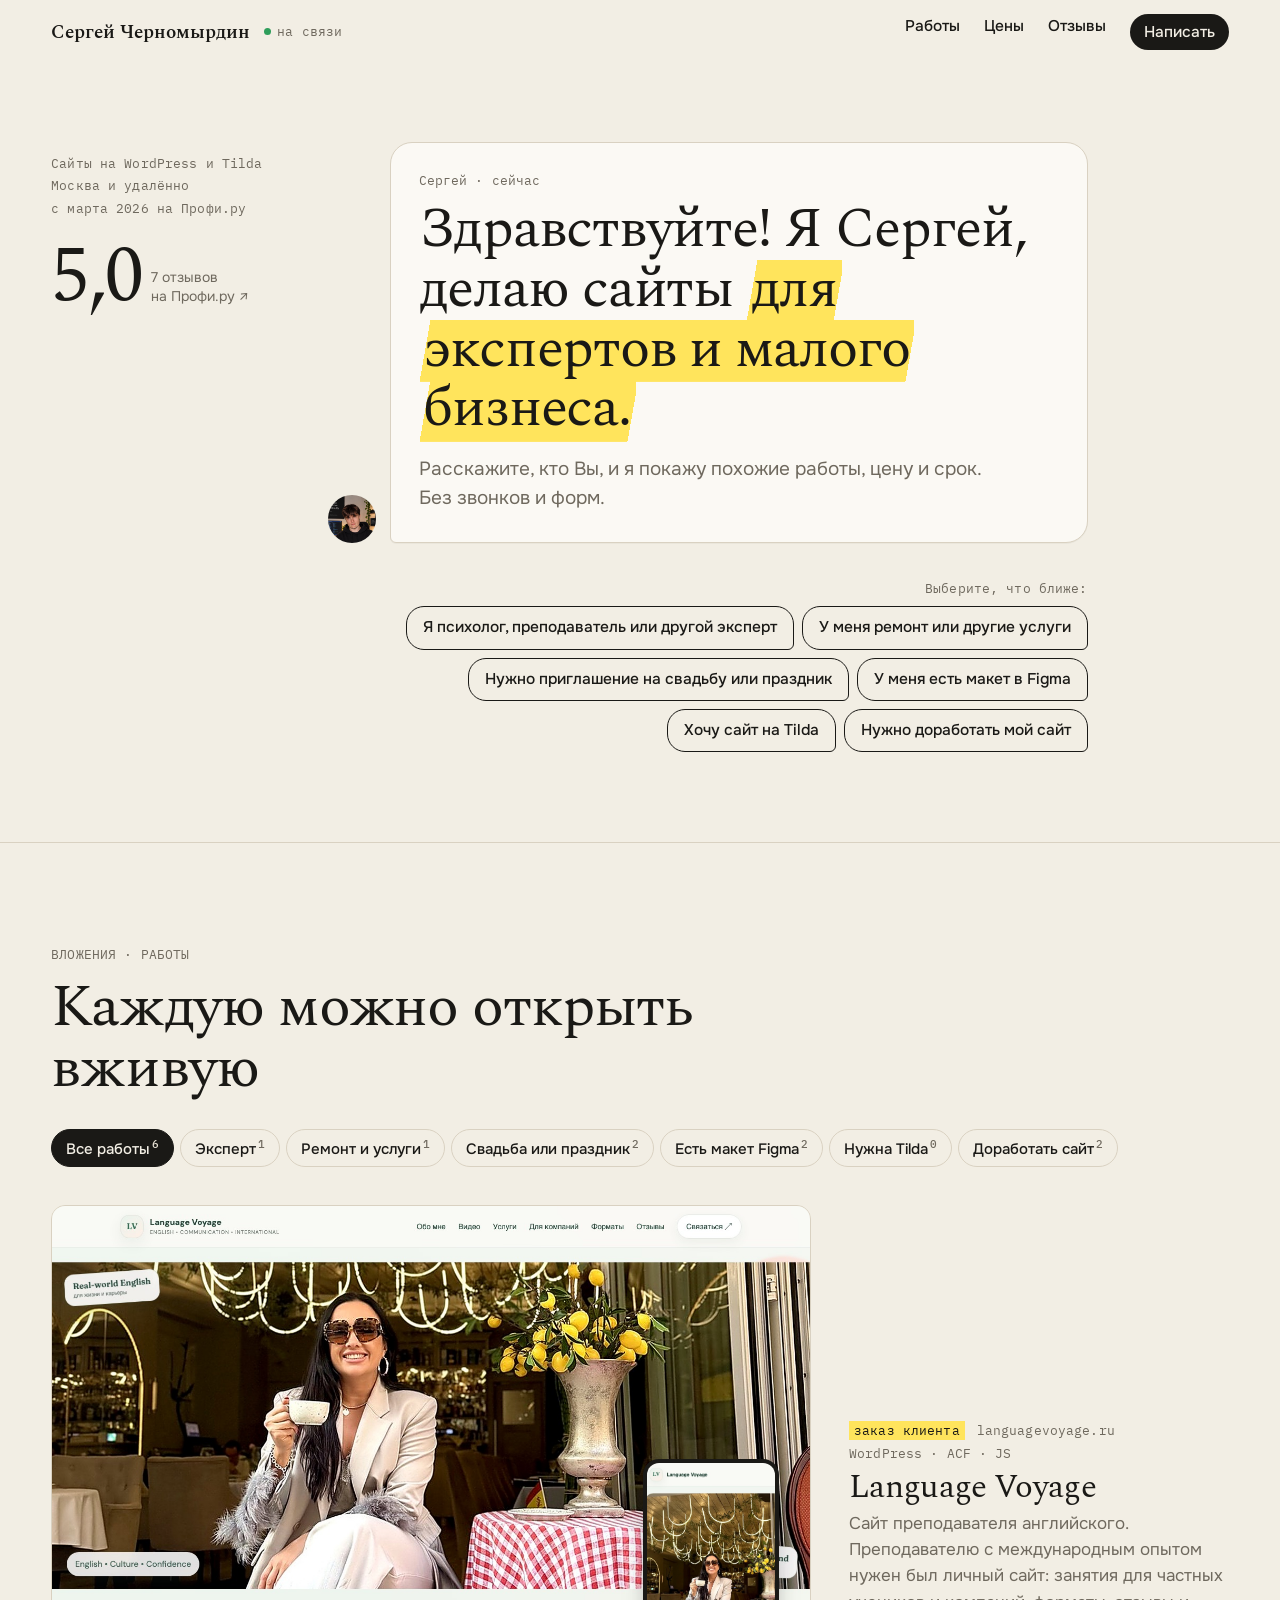
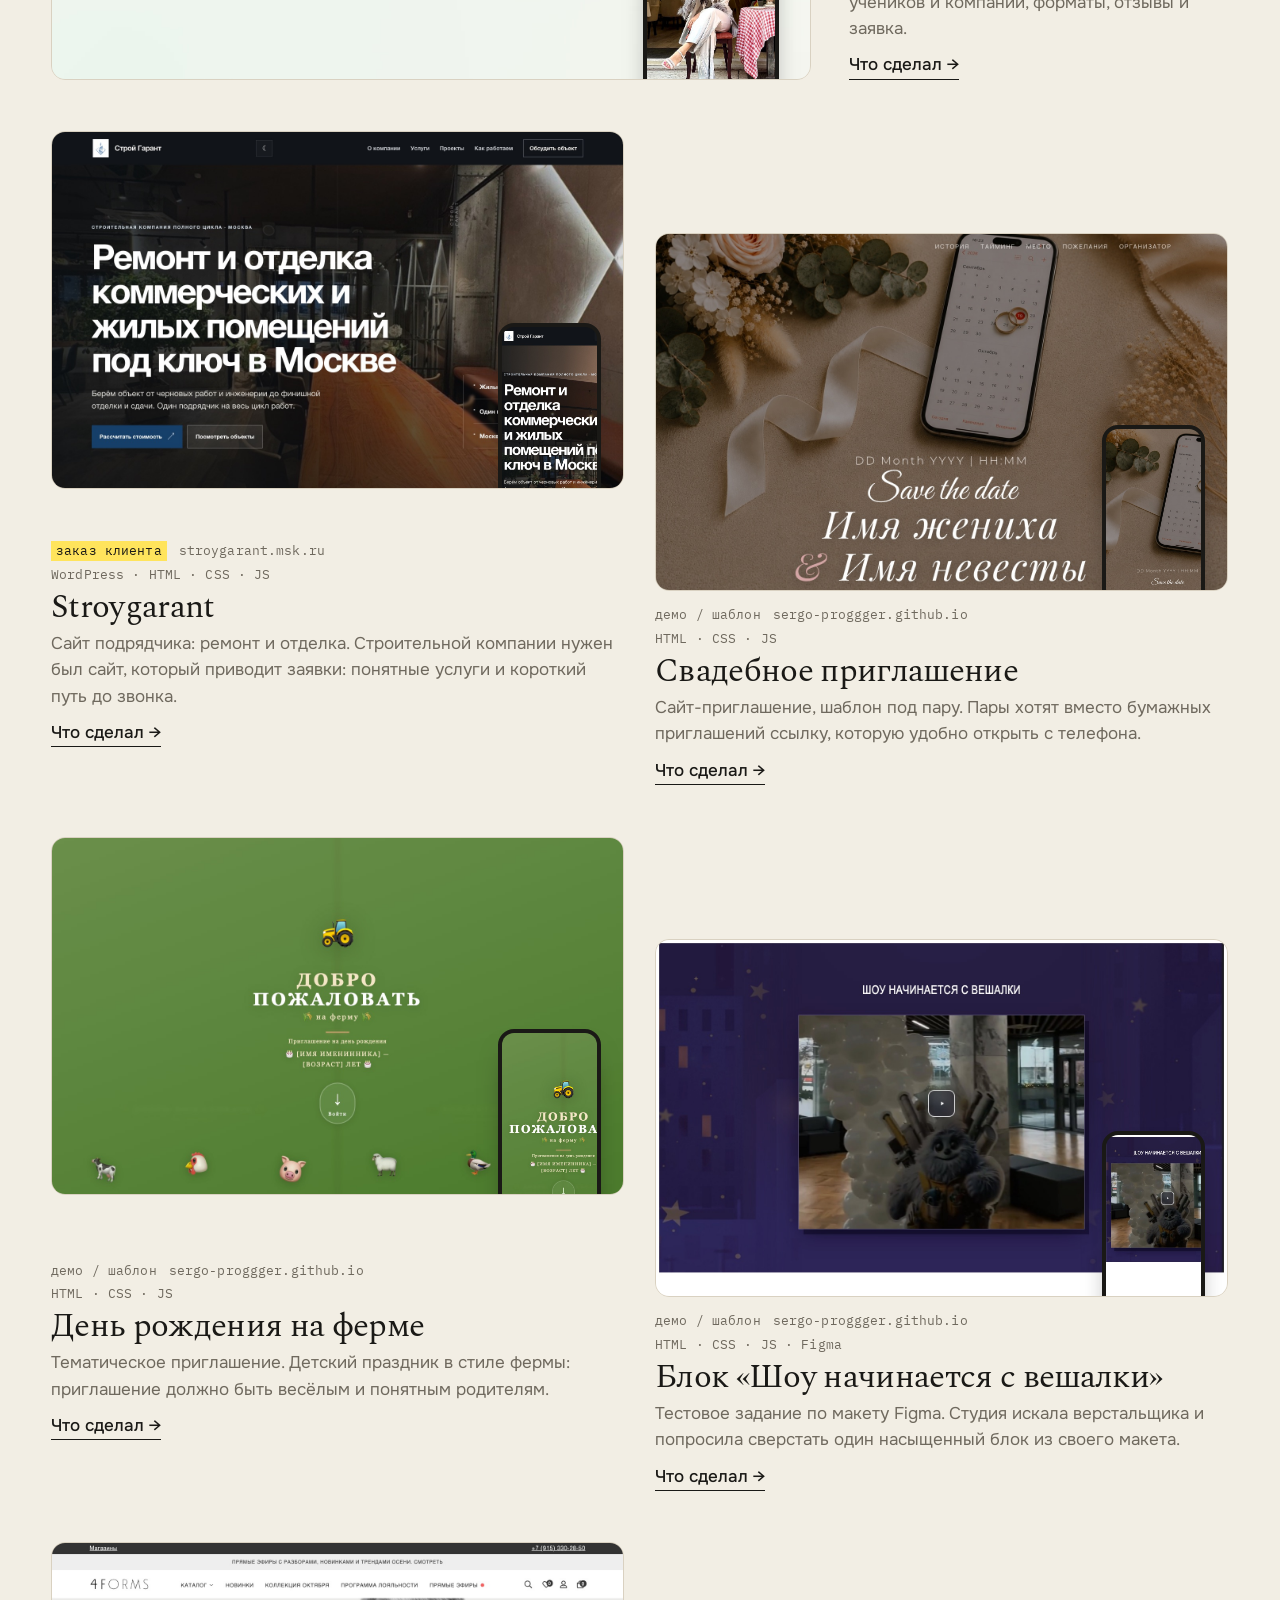
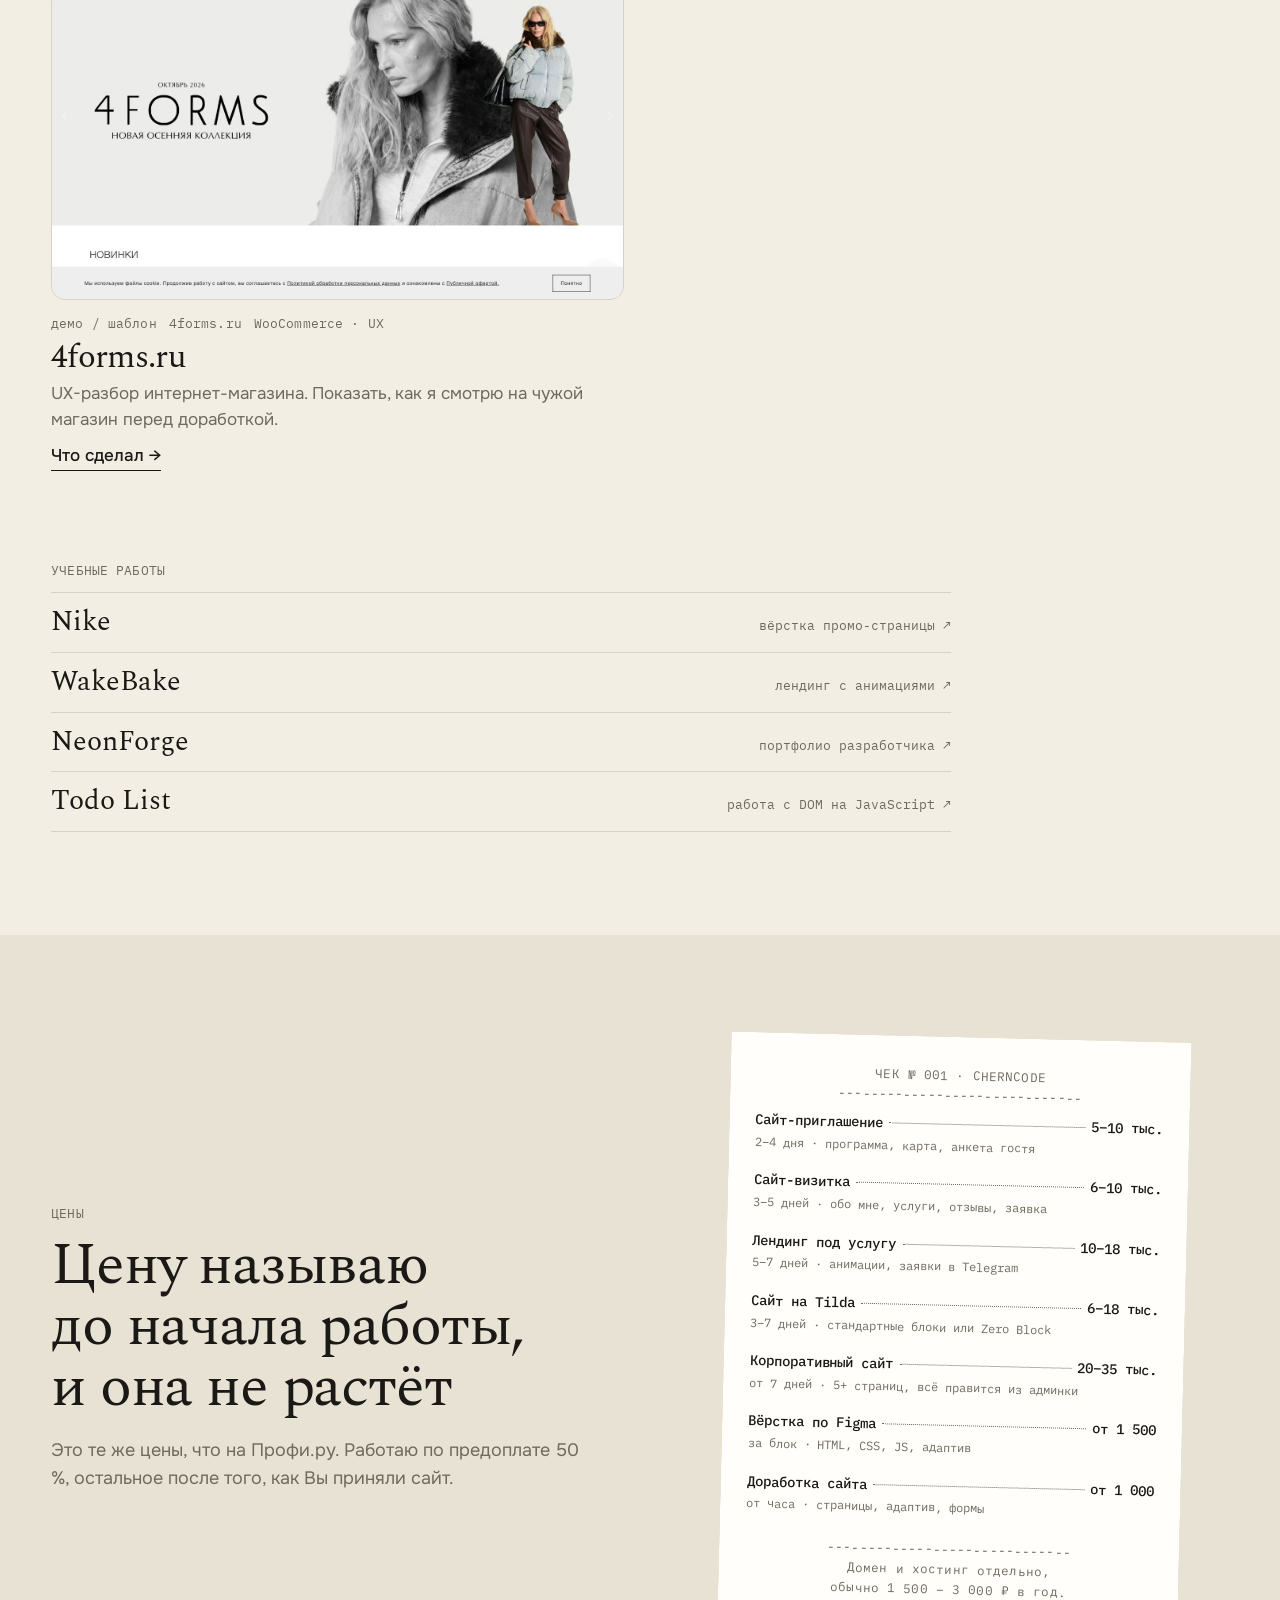
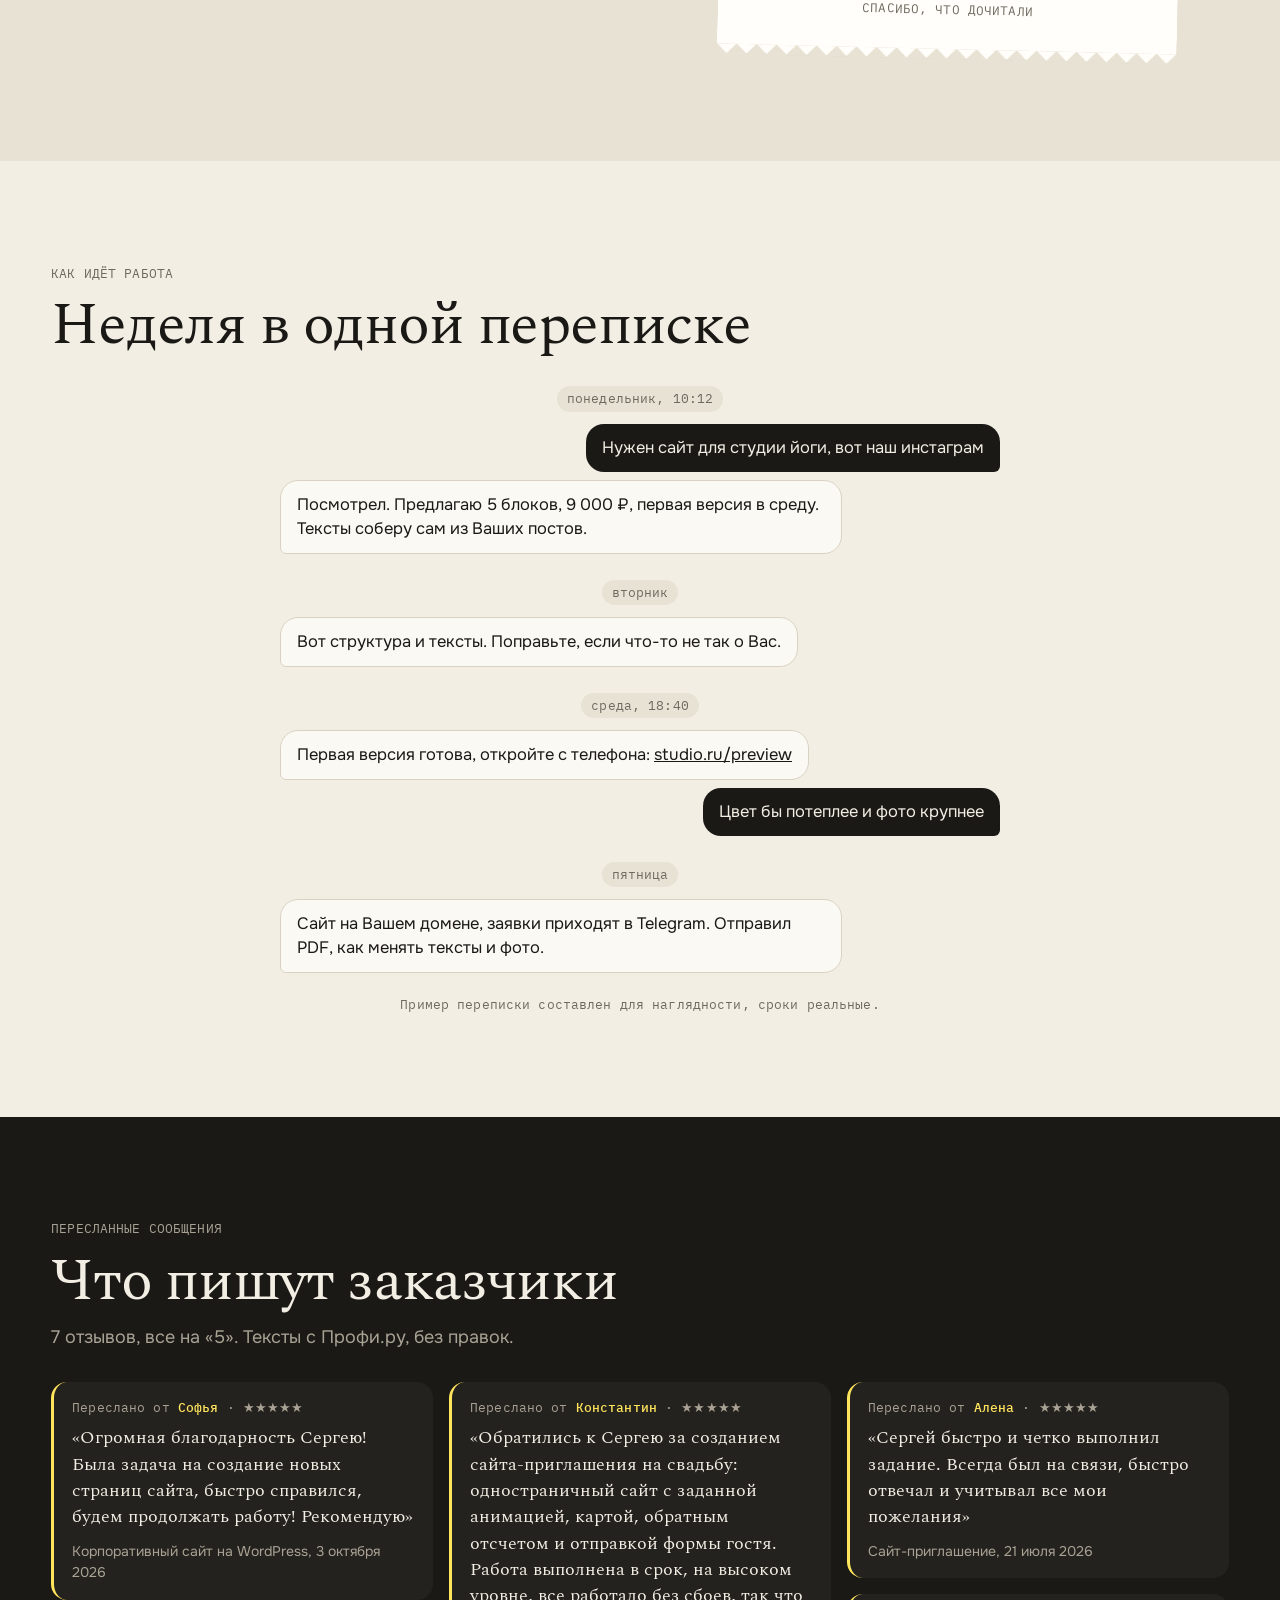
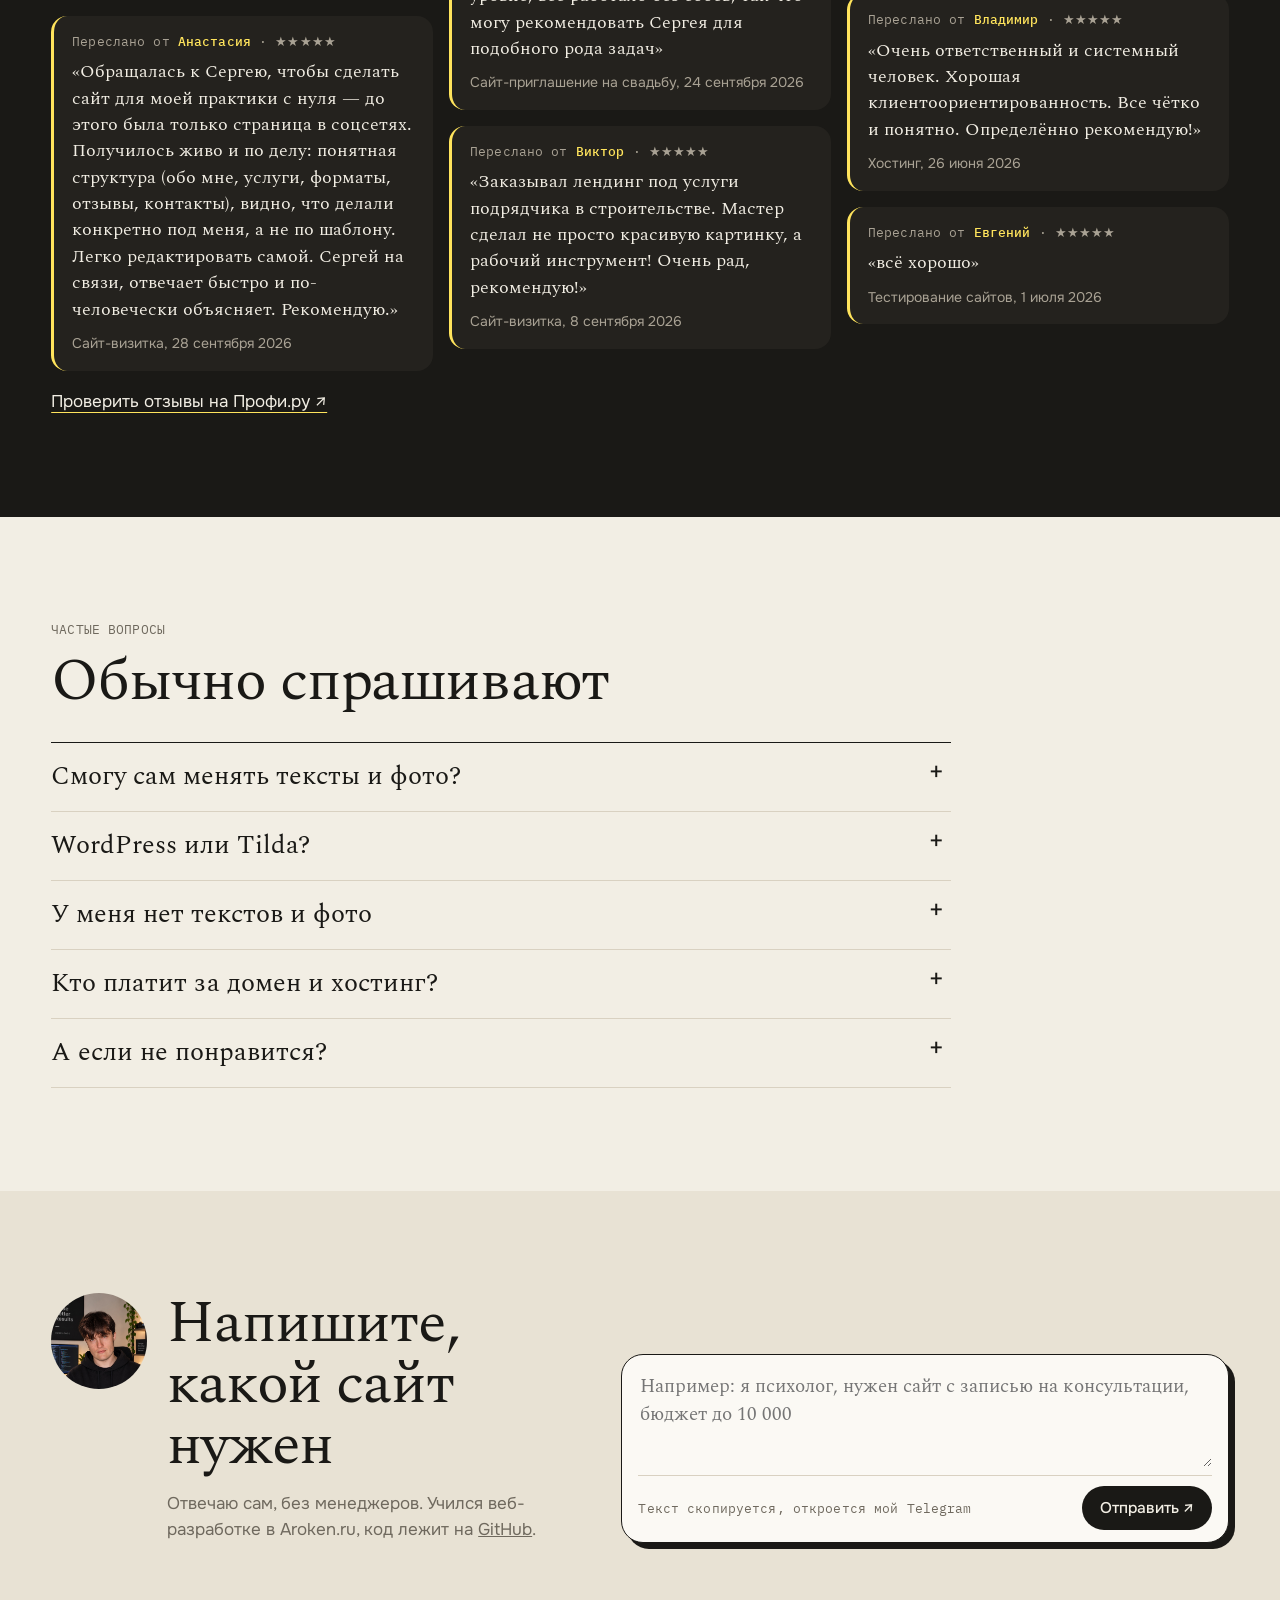
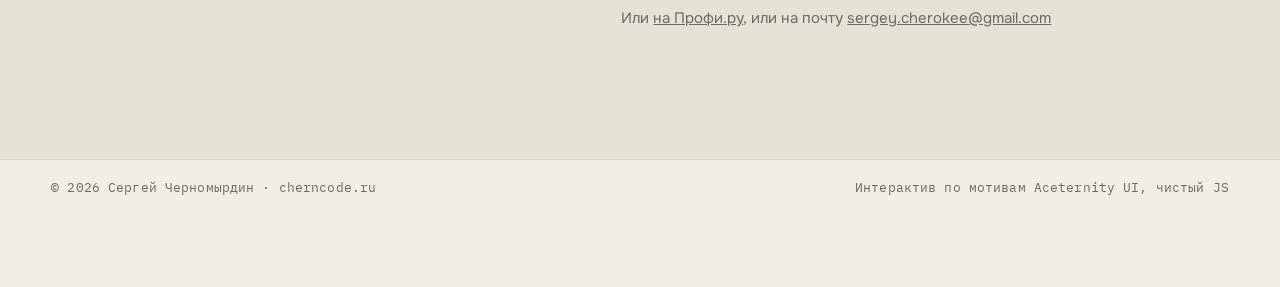
<file: index.html>
<!doctype html>
<html lang="ru">
<head>
<meta charset="utf-8">
<meta name="viewport" content="width=device-width, initial-scale=1">
<title>Сергей Черномырдин: сайты для экспертов и малого бизнеса</title>
<meta name="description" content="Делаю сайты на WordPress и Tilda, приглашения и вёрстку по Figma. Работы по нишам, цены, реальные отзывы с Профи.ру.">
<meta property="og:title" content="Сергей Черномырдин: сайты для экспертов и малого бизнеса">
<meta property="og:description" content="Расскажите, кто Вы, и я покажу подходящие работы и цену.">
<meta property="og:image" content="languagevoyage.jpg">
<meta name="theme-color" content="#F2EEE4">
<link rel="preconnect" href="https://fonts.googleapis.com">
<link rel="preconnect" href="https://fonts.gstatic.com" crossorigin>
<link href="https://fonts.googleapis.com/css2?family=Spectral:ital,wght@0,400;0,600;1,400&family=Onest:wght@400;500;600&family=IBM+Plex+Mono:wght@400;500&display=swap" rel="stylesheet">
<link rel="stylesheet" href="main.css">
</head>
<body>

<a class="skip" href="#works">Перейти к работам</a>

<header class="top">
  <a class="logo" href="#top">Сергей Черномырдин</a>
  <span class="top-status mono"><i class="dot" aria-hidden="true"></i>на связи</span>
  <nav class="top-nav" aria-label="Разделы">
    <a href="#works">Работы</a>
    <a href="#prices">Цены</a>
    <a href="#reviews">Отзывы</a>
    <a href="#write">Написать</a>
  </nav>
</header>

<main id="top">

<!-- ============ ДИАЛОГ ============ -->
<section class="talk" aria-labelledby="talk-title">
  <div class="talk-side">
    <p class="mono side-label">Сайты на WordPress и Tilda<br>Москва и удалённо<br>с марта 2026 на Профи.ру</p>
    <a class="side-rating" href="https://profi.ru/profile/ChernomyrdinSV/" target="_blank" rel="noopener">
      <b>5,0</b>
      <span>7 отзывов<br>на Профи.ру ↗</span>
    </a>
  </div>

  <div class="thread" data-thread>
    <div class="msg msg-me">
      <img class="ava" src="sergey-desk.jpg" alt="" width="750" height="1000">
      <div class="bubble">
        <p class="mono meta">Сергей · сейчас</p>
        <h1 id="talk-title" class="say">Здравствуйте! Я&nbsp;Сергей, делаю сайты <mark>для экспертов и&nbsp;малого бизнеса.</mark></h1>
        <p class="say-sub">Расскажите, кто Вы, и я покажу похожие работы, цену и срок. Без звонков и форм.</p>
      </div>
    </div>

    <div class="log" data-log aria-live="polite"></div>

    <div class="replies" data-replies role="group" aria-label="Варианты ответа"></div>
  </div>
</section>

<!-- ============ РАБОТЫ ============ -->
<section class="works" id="works" aria-labelledby="works-title">
  <header class="sec-head">
    <p class="mono kicker">Вложения · работы</p>
    <h2 id="works-title">Каждую можно открыть вживую</h2>
  </header>

  <div class="filters" role="group" aria-label="Показать работы" data-filters></div>

  <div class="works-list" data-works></div>

  <div class="tilda-note" data-tilda-note hidden>
    <p>Работ на Tilda в портфолио пока нет, и выдумывать их не буду. За день бесплатно соберу набросок первого экрана Вашего сайта на Tilda. Понравится подход, продолжаем.</p>
    <a class="btn" href="https://t.me/serega_chErno" target="_blank" rel="noopener">Попросить набросок</a>
  </div>

  <div class="study">
    <p class="mono kicker">Учебные работы</p>
    <ul class="study-list" data-study></ul>
    <img class="study-preview" data-study-preview alt="" aria-hidden="true">
  </div>
</section>

<!-- ============ ЦЕНЫ: ЧЕК ============ -->
<section class="prices" id="prices" aria-labelledby="prices-title">
  <div class="prices-text">
    <p class="mono kicker">Цены</p>
    <h2 id="prices-title">Цену называю до&nbsp;начала работы, и&nbsp;она не&nbsp;растёт</h2>
    <p class="muted">Это те же цены, что на Профи.ру. Работаю по предоплате 50 %, остальное после того, как Вы приняли сайт.</p>
  </div>
  <div class="receipt" role="table" aria-label="Цены на услуги">
    <p class="mono receipt-head" aria-hidden="true">ЧЕК № 001 · CHERNCODE<br>------------------------------</p>
    <div class="r-row" role="row"><span role="cell">Сайт-приглашение</span><i aria-hidden="true"></i><b role="cell">5–10 тыс.</b><small role="cell">2–4 дня · программа, карта, анкета гостя</small></div>
    <div class="r-row" role="row"><span role="cell">Сайт-визитка</span><i aria-hidden="true"></i><b role="cell">6–10 тыс.</b><small role="cell">3–5 дней · обо мне, услуги, отзывы, заявка</small></div>
    <div class="r-row" role="row"><span role="cell">Лендинг под услугу</span><i aria-hidden="true"></i><b role="cell">10–18 тыс.</b><small role="cell">5–7 дней · анимации, заявки в Telegram</small></div>
    <div class="r-row" role="row"><span role="cell">Сайт на Tilda</span><i aria-hidden="true"></i><b role="cell">6–18 тыс.</b><small role="cell">3–7 дней · стандартные блоки или Zero Block</small></div>
    <div class="r-row" role="row"><span role="cell">Корпоративный сайт</span><i aria-hidden="true"></i><b role="cell">20–35 тыс.</b><small role="cell">от 7 дней · 5+ страниц, всё правится из админки</small></div>
    <div class="r-row" role="row"><span role="cell">Вёрстка по Figma</span><i aria-hidden="true"></i><b role="cell">от 1 500</b><small role="cell">за блок · HTML, CSS, JS, адаптив</small></div>
    <div class="r-row" role="row"><span role="cell">Доработка сайта</span><i aria-hidden="true"></i><b role="cell">от 1 000</b><small role="cell">от часа · страницы, адаптив, формы</small></div>
    <p class="mono receipt-foot">------------------------------<br>Домен и хостинг отдельно,<br>обычно 1 500 – 3 000 ₽ в год.<br>СПАСИБО, ЧТО ДОЧИТАЛИ</p>
  </div>
</section>

<!-- ============ ПРОЦЕСС: ЛЕНТА ============ -->
<section class="process" aria-labelledby="process-title">
  <header class="sec-head">
    <p class="mono kicker">Как идёт работа</p>
    <h2 id="process-title">Неделя в одной переписке</h2>
  </header>
  <ol class="days">
    <li class="day"><p class="mono">понедельник, 10:12</p><div class="bubble-sm in">Нужен сайт для студии йоги, вот наш инстаграм</div><div class="bubble-sm out">Посмотрел. Предлагаю 5 блоков, 9 000 ₽, первая версия в среду. Тексты соберу сам из Ваших постов.</div></li>
    <li class="day"><p class="mono">вторник</p><div class="bubble-sm out">Вот структура и тексты. Поправьте, если что-то не так о Вас.</div></li>
    <li class="day"><p class="mono">среда, 18:40</p><div class="bubble-sm out">Первая версия готова, откройте с телефона: <u>studio.ru/preview</u></div><div class="bubble-sm in">Цвет бы потеплее и фото крупнее</div></li>
    <li class="day"><p class="mono">пятница</p><div class="bubble-sm out">Сайт на Вашем домене, заявки приходят в Telegram. Отправил PDF, как менять тексты и фото.</div></li>
  </ol>
  <p class="mono muted process-note">Пример переписки составлен для наглядности, сроки реальные.</p>
</section>

<!-- ============ ОТЗЫВЫ: ПЕРЕСЛАННЫЕ ============ -->
<section class="reviews" id="reviews" aria-labelledby="reviews-title">
  <header class="sec-head">
    <p class="mono kicker">Пересланные сообщения</p>
    <h2 id="reviews-title">Что пишут заказчики</h2>
    <p class="muted">7 отзывов, все на «5». Тексты с Профи.ру, без правок.</p>
  </header>
  <div class="fwd-wall" data-reviews></div>
  <a class="link" href="https://profi.ru/profile/ChernomyrdinSV/" target="_blank" rel="noopener">Проверить отзывы на Профи.ру ↗</a>
</section>

<!-- ============ ВОПРОСЫ ============ -->
<section class="faq" aria-labelledby="faq-title">
  <header class="sec-head">
    <p class="mono kicker">Частые вопросы</p>
    <h2 id="faq-title">Обычно спрашивают</h2>
  </header>
  <div class="faq-list">
    <details><summary>Смогу сам менять тексты и фото?</summary><p>Да. На WordPress делаю понятные поля в админке, на Tilda правите прямо на странице. После сдачи оставляю PDF-инструкцию со скриншотами.</p></details>
    <details><summary>WordPress или Tilda?</summary><p>Tilda проще, но за неё платят каждый месяц, от 500 ₽. WordPress бесплатный и гибче, лучше подходит для большого сайта или магазина. Подскажу по Вашей задаче.</p></details>
    <details><summary>У меня нет текстов и фото</summary><p>Задам десяток вопросов о Вашем деле и соберу тексты сам. Фото подберу или подскажу, как снять на телефон.</p></details>
    <details><summary>Кто платит за домен и хостинг?</summary><p>Вы, напрямую регистратору, чтобы сайт был оформлен на Вас. Помогу выбрать и всё настрою.</p></details>
    <details><summary>А если не понравится?</summary><p>Первую версию показываю на второй день. Если направление не то, меняем его сразу, пока это дёшево. Правки в рамках задачи бесплатны.</p></details>
  </div>
</section>

<!-- ============ НАПИСАТЬ ============ -->
<section class="write" id="write" aria-labelledby="write-title">
  <div class="write-who">
    <img src="sergey-desk.jpg" alt="Сергей Черномырдин" width="750" height="1000" loading="lazy">
    <div>
      <h2 id="write-title">Напишите, какой сайт нужен</h2>
      <p>Отвечаю сам, без менеджеров. Учился веб-разработке в Aroken.ru, код лежит на <a href="https://github.com/sergo-proggger" target="_blank" rel="noopener">GitHub</a>.</p>
    </div>
  </div>
  <form class="composer" data-composer>
    <label class="visually-hidden" for="composer-text">Сообщение</label>
    <textarea id="composer-text" name="text" rows="3" maxlength="600" data-composer-text placeholder="Например: я психолог, нужен сайт с записью на консультации, бюджет до 10 000"></textarea>
    <div class="composer-row">
      <p class="mono composer-hint" data-composer-status role="status">Текст скопируется, откроется мой Telegram</p>
      <button class="send" type="submit" aria-label="Отправить в Telegram">Отправить ↗</button>
    </div>
  </form>
  <p class="write-alt">Или <a href="https://profi.ru/profile/ChernomyrdinSV/" target="_blank" rel="noopener">на Профи.ру</a>, или на почту <a href="mailto:sergey.cherokee@gmail.com">sergey.cherokee@gmail.com</a></p>
</section>

</main>

<footer class="foot mono">
  <span>© 2026 Сергей Черномырдин · cherncode.ru</span>
  <span>Интерактив по мотивам Aceternity UI, чистый JS</span>
</footer>

<a class="dock" href="#write" data-dock>Написать Сергею</a>

<dialog class="case" data-case aria-labelledby="case-title">
  <button class="case-close" type="button" data-case-close aria-label="Закрыть">✕</button>
  <div class="case-grid">
    <div class="case-media"><img data-case-img alt=""></div>
    <div class="case-body">
      <p class="mono kicker" data-case-type></p>
      <h3 id="case-title" data-case-title></h3>
      <dl class="case-facts" data-case-facts></dl>
      <blockquote class="case-quote" data-case-quote hidden></blockquote>
      <div class="case-actions">
        <a class="btn" data-case-link target="_blank" rel="noopener">Открыть сайт ↗</a>
        <a class="btn btn-line" href="#write" data-case-write>Хочу похожий</a>
      </div>
    </div>
  </div>
</dialog>

<script src="data.js"></script>
<script src="main.js"></script>
</body>
</html>
</file>
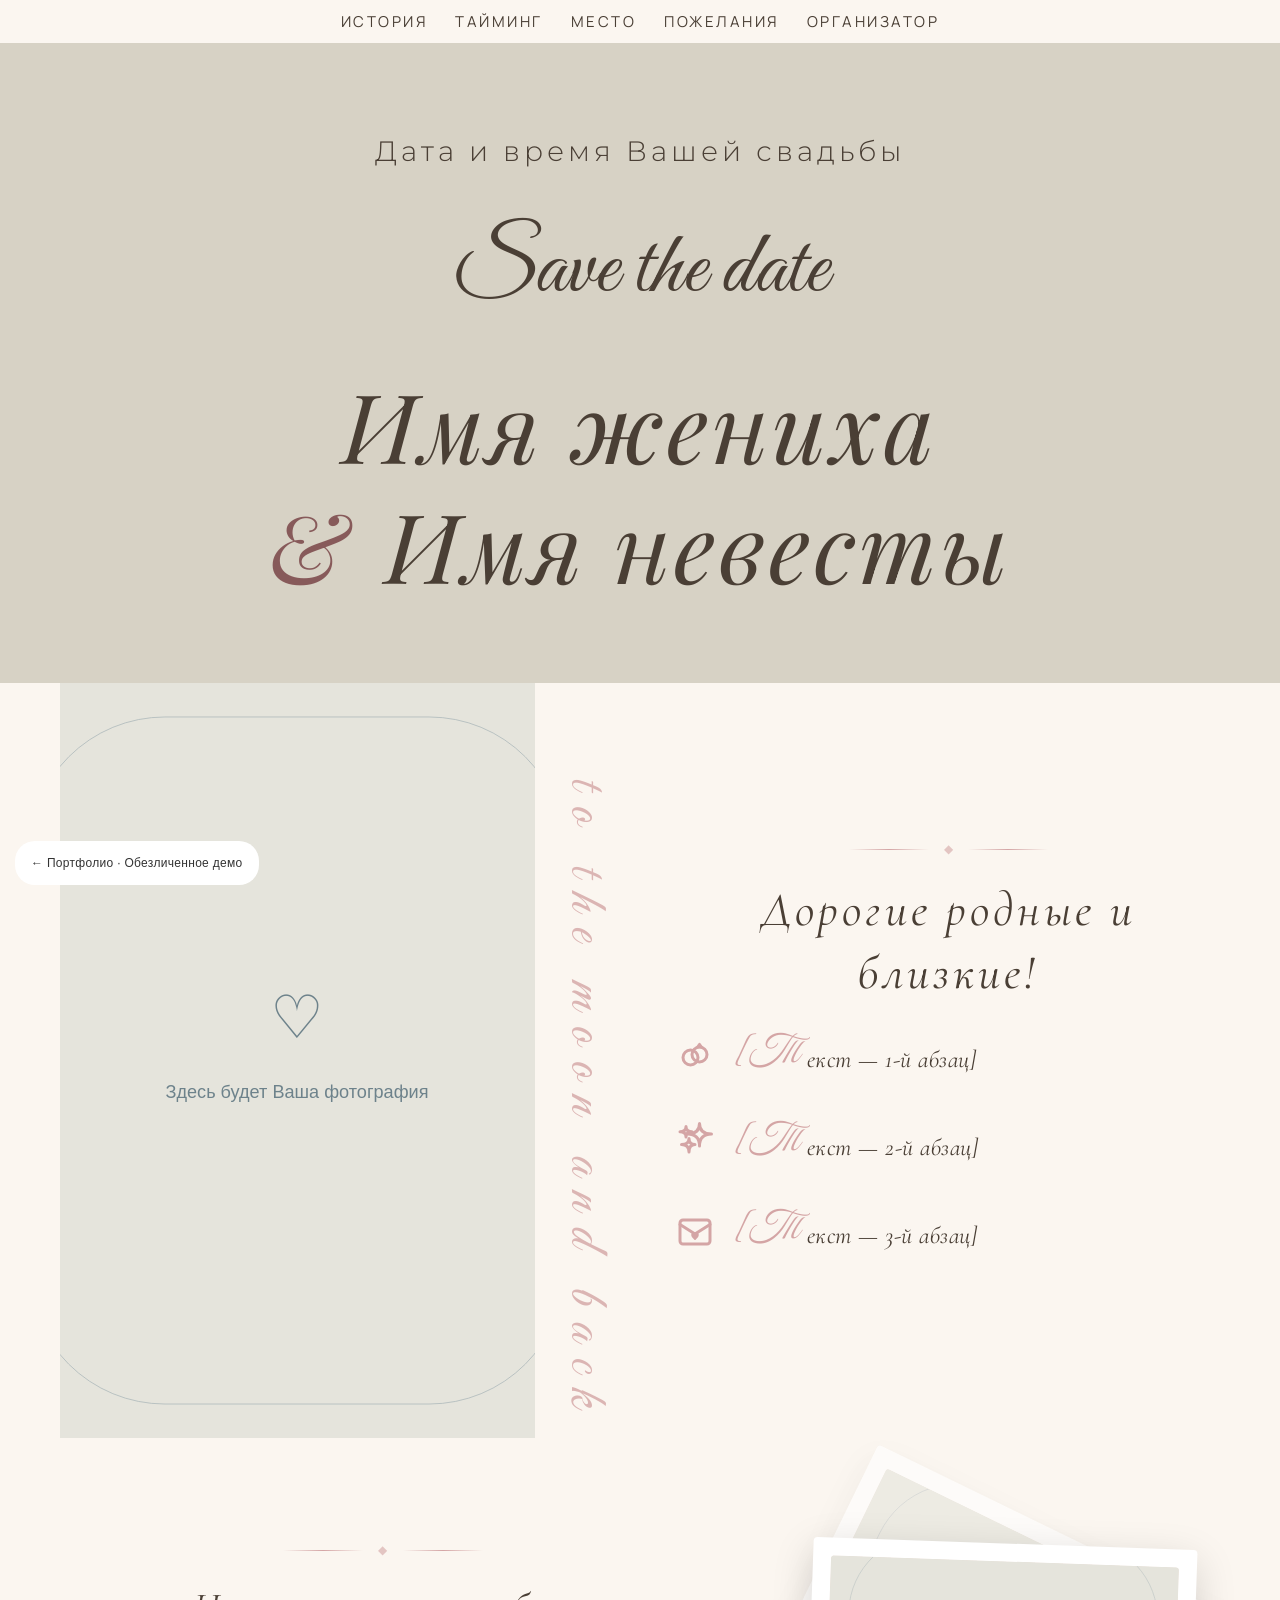
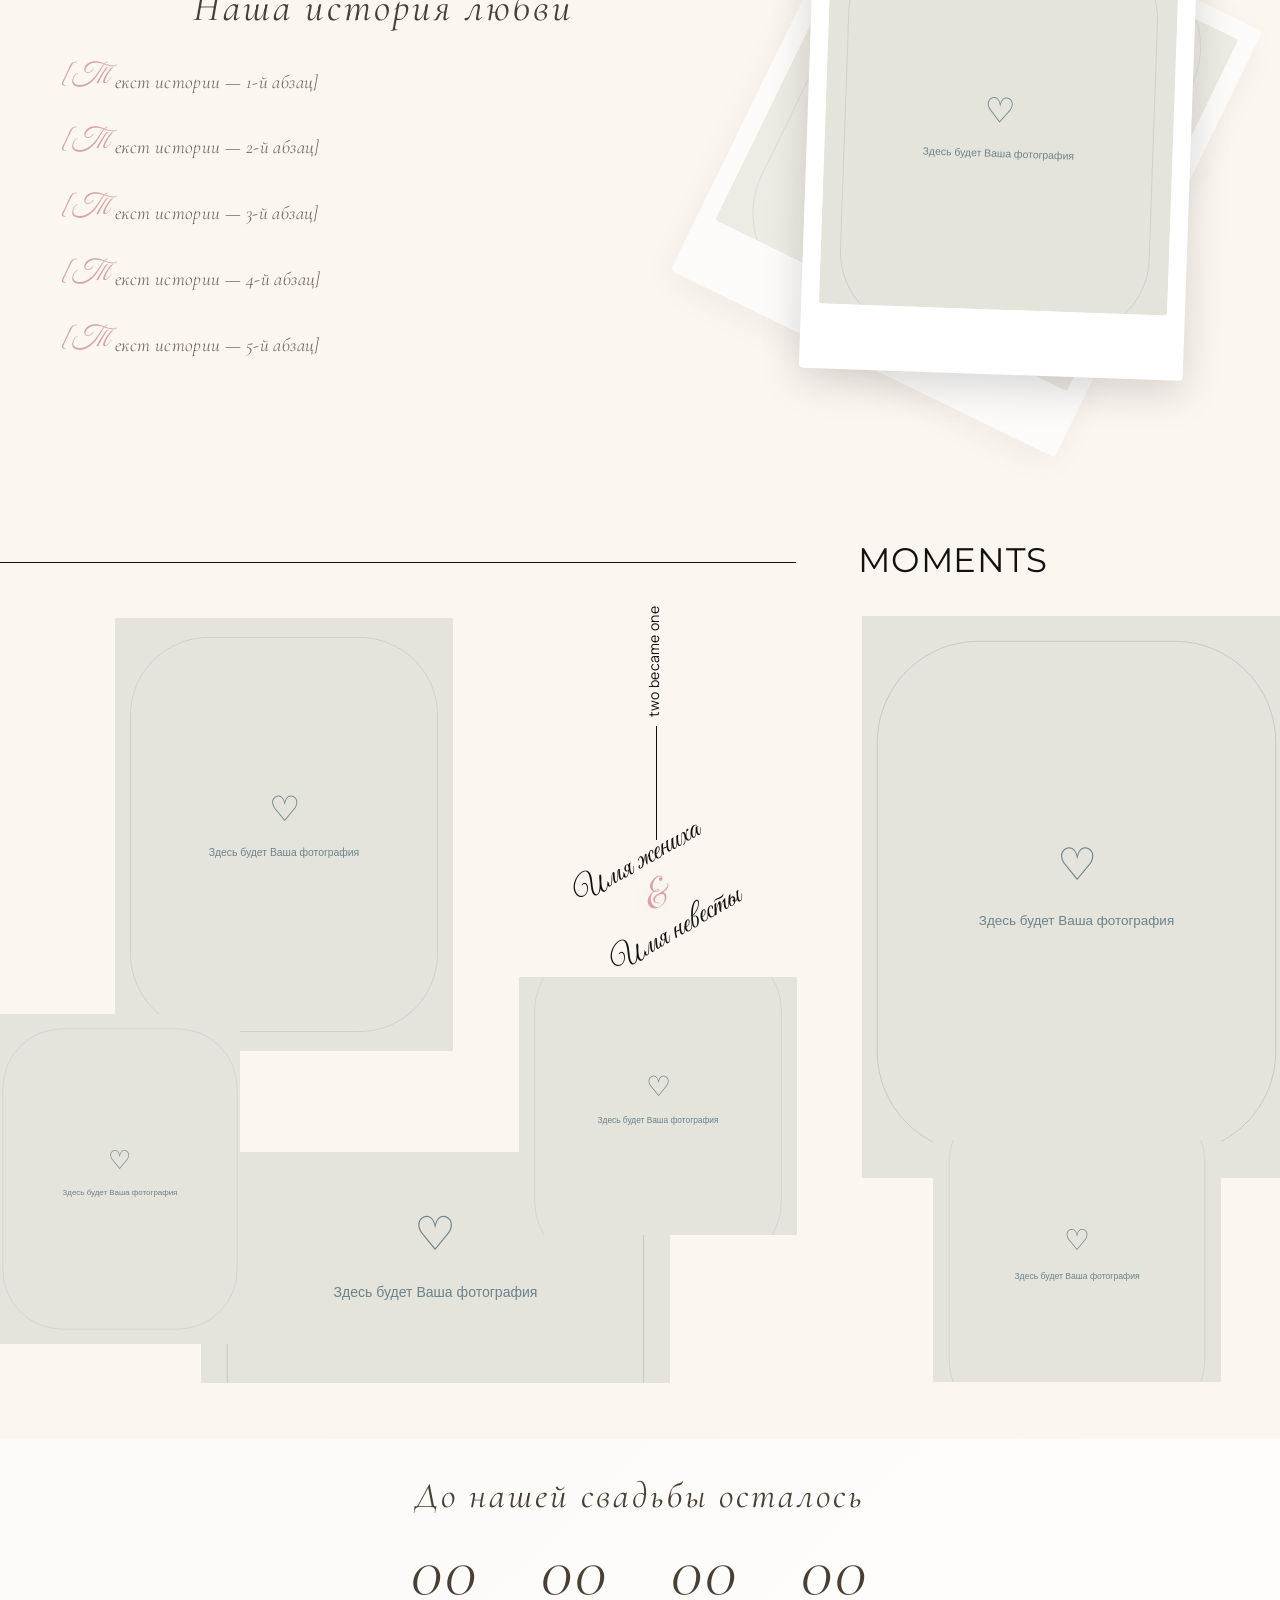
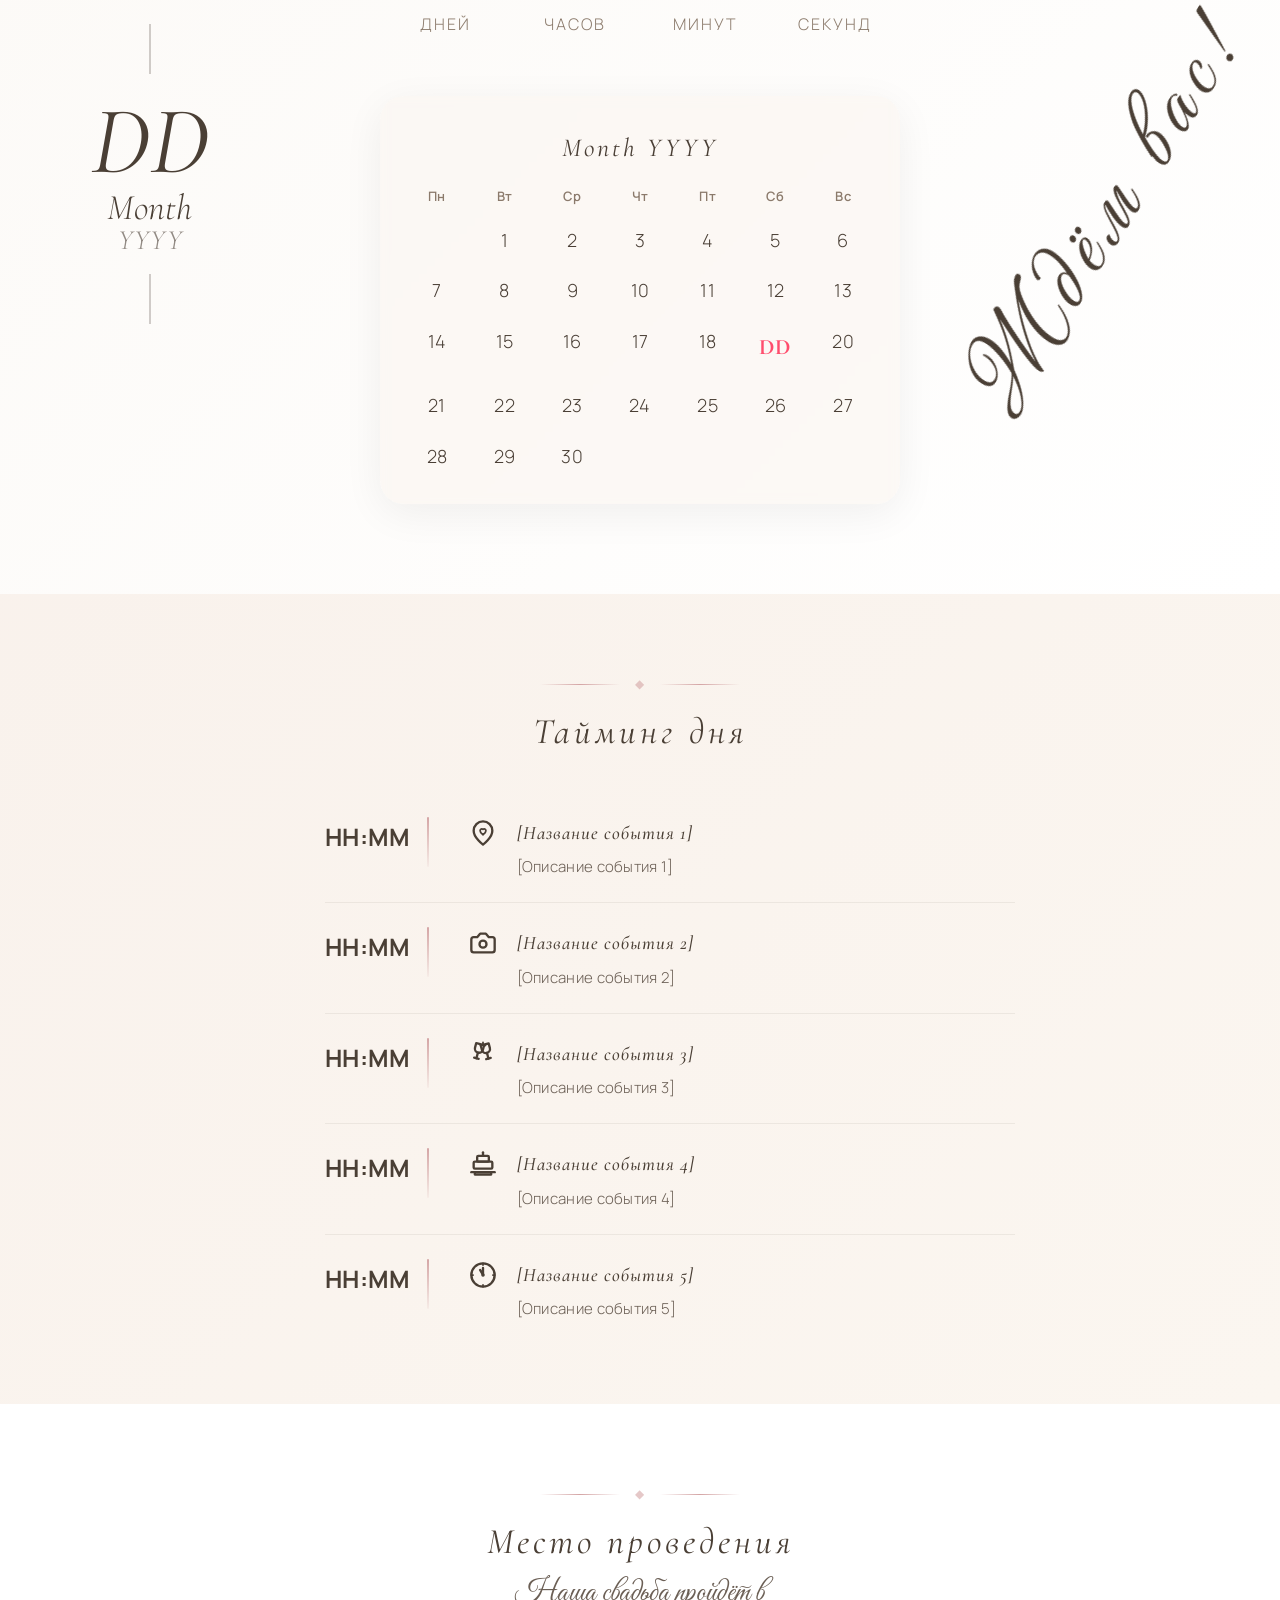
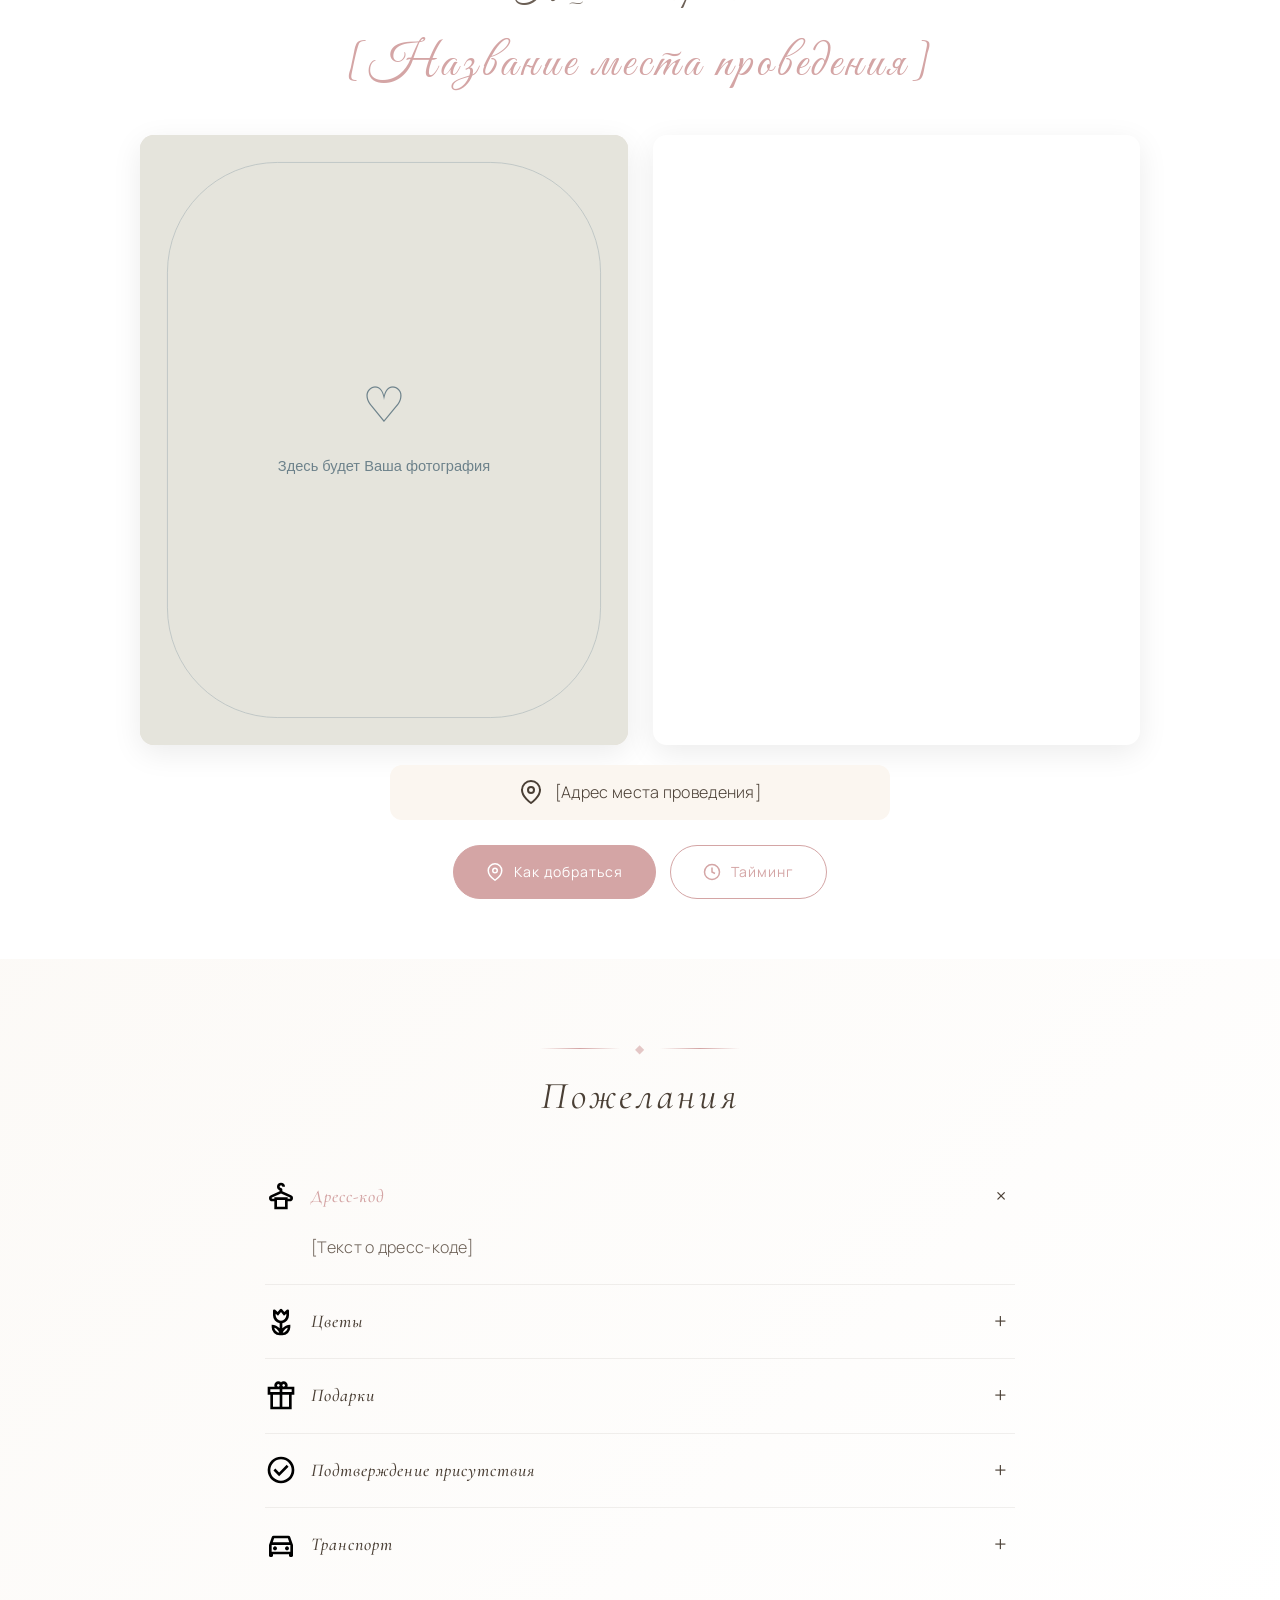
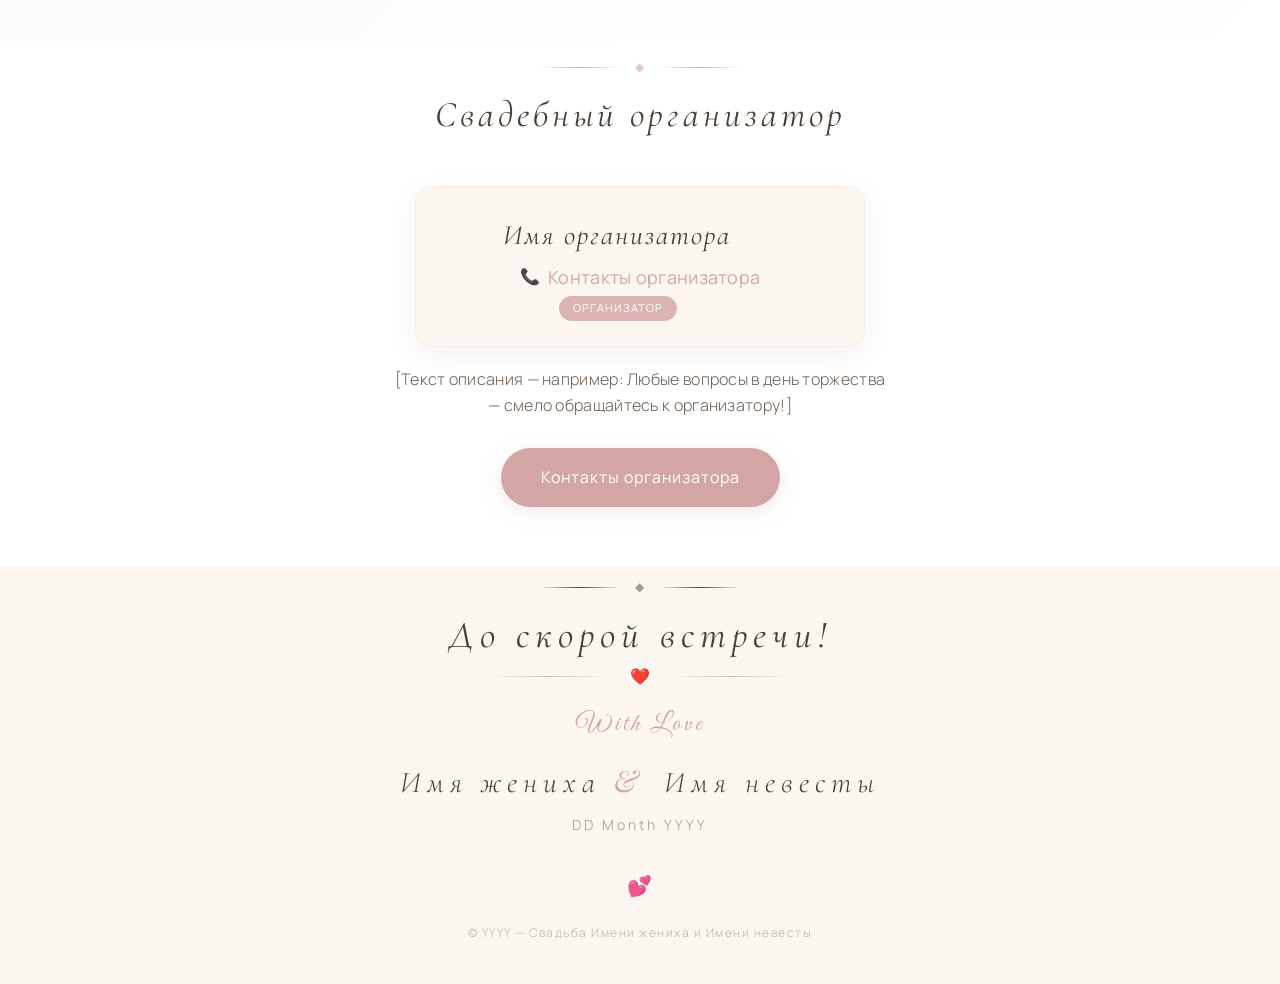
<file: examples/classic-invite.html>
<!DOCTYPE html><html lang="ru"><head>
    <meta charset="UTF-8">
    <meta name="viewport" content="width=device-width, initial-scale=1.0">
    <title>Свадебный сайт — Портфолио</title>
    
    <!-- Google Fonts -->
    <link href="https://fonts.googleapis.com/css2?family=Playfair+Display:ital,wght@0,300;0,400;0,700;1,300;1,400;1,700&amp;family=Great+Vibes&amp;family=Cormorant+Garamond:ital,wght@0,300;0,400;0,600;1,300;1,400;1,600&amp;family=Manrope:wght@300;400;600;700&amp;family=Montserrat:wght@300;400&amp;display=swap" rel="stylesheet">
    
    <!-- Подключаем CSS -->
    <link rel="stylesheet" href="classic.css">
<style>[class*="animate"]{opacity:1!important;transform:none!important}.hero-section{background:#d7d2c5!important}.hero-overlay{background:transparent!important}.demo-back{position:fixed;bottom:15px;left:15px;z-index:99999;background:#fff;color:#333;padding:10px 16px;border-radius:20px;font:12px Arial;text-decoration:none}.menu-toggle{display:none!important}@media(max-width:768px){.nav-menu{display:flex!important;position:static!important;flex-wrap:wrap!important;flex-direction:row!important;gap:12px!important;background:#fff!important;height:auto!important;transform:none!important}.main-navigation{padding:8px}}</style><link rel="stylesheet" href="classic-mobile.css"></head>
<body><a class="demo-back" href="https://cherncode.ru/#works">← Портфолио · Обезличенное демо</a>
    
    <!-- ========== HEADER ========== -->
    <header class="site-header" id="site-header">
        <div class="header-container">
            <nav class="main-navigation">
                <button class="menu-toggle" aria-label="Меню" id="menuToggle">
                    <span class="bar"></span>
                    <span class="bar"></span>
                    <span class="bar"></span>
                </button>
                <ul class="nav-menu" id="navMenu">
                    <li><a href="#history">История</a></li>
                    <li><a href="#timing">Тайминг</a></li>
                    <li><a href="#venue">Место</a></li>
                    <li><a href="#wishes">Пожелания</a></li>
                    <li><a href="#organizer">Организатор</a></li>
                </ul>
            </nav>
        </div>
    </header>
    <div class="menu-overlay" id="menuOverlay"></div>
    
    <!-- ========== HERO ========== -->
    <section id="hero" class="hero-section">
        <div class="hero-overlay">
            <div class="hero-content">
                <p class="hero-date">Дата и время Вашей свадьбы</p>
                <p class="hero-subtitle-top">Save the date</p>
                <h1 class="hero-title">
                    <span class="name-groom">Имя жениха</span>
                    <span class="name-bride-line">
                        <span class="name-amp">&amp;</span>
                        <span class="name-bride">Имя невесты</span>
                    </span>
                </h1>
            </div>
        </div>
    </section>
    
    <!-- ========== OFFICIAL ========== -->
    <section id="official" class="official-section">
        <div class="container">
            <div class="official-grid">
                <div class="official-image animate-from-left" style="display:flex;align-items:stretch!important;flex:0 0 48%;gap:16px;min-height:550px!important;">
                    <div class="official-image-wrapper" style="flex:1;min-width:0;display:flex;align-items:stretch!important;overflow:hidden;">
                        <img src="placeholder.svg" alt="Место для фотографии пары" style="width:100%!important;height:100%!important;min-height:550px!important;max-height:100%!important;object-fit:cover!important;border-radius:0!important;box-shadow:none!important;display:block!important;flex-shrink:0;">
                    </div>
                    <span class="vertical-label">to the moon and back</span>
                </div>
                <div class="official-text animate-from-right">
                    <div class="official-decoration-line top-line">
                        <span class="line-left"></span>
                        <span class="diamond">◆</span>
                        <span class="line-right"></span>
                    </div>
                    <h2 class="official-title">Дорогие родные и близкие!</h2>
                    <div class="official-description">
                        <div class="official-paragraph">
                            <span class="paragraph-pin pin-ring">
                                <svg xmlns="http://w3.org" width="36" height="36" viewBox="0 0 24 24" fill="none" stroke="#D4A5A5" stroke-width="2" stroke-linecap="round" stroke-linejoin="round">
                                    <circle cx="9" cy="13" r="5"></circle><circle cx="15" cy="11" r="5"></circle><path d="M15 4l1.5 2h-3z" stroke-width="1.5"></path>
                                </svg>
                            </span>
                            <p class="elegant-text">[Текст — 1-й абзац]</p>
                        </div>
                        <div class="official-paragraph">
                            <svg xmlns="http://w3.org" width="36" height="36" viewBox="0 0 24 24" fill="none" stroke="#D4A5A5" stroke-width="2" stroke-linecap="round" stroke-linejoin="round">
                                <path d="M 15 1 Q 15 8 23 8 Q 15 8 15 16 Q 15 8 7 8 Q 15 8 15 1 Z"></path>
                                <path d="M 6 3 Q 6 6.5 10 6.5 Q 6 6.5 6 10 Q 6 6.5 2 6.5 Q 6 6.5 6 3 Z"></path>
                                <path d="M 8 11 Q 8 15 12 15 Q 8 15 8 20 Q 8 15 3 15 Q 8 15 8 11 Z"></path>
                            </svg>
                            <p class="elegant-text">[Текст — 2-й абзац]</p>
                        </div>
                        <div class="official-paragraph">
                            <span class="paragraph-pin pin-sparkle">
                                <svg xmlns="http://w3.org" width="36" height="36" viewBox="0 0 24 24" fill="none" stroke="#D4A5A5" stroke-width="2" stroke-linecap="round" stroke-linejoin="round">
                                    <rect x="2" y="4" width="20" height="16" rx="2"></rect>
                                    <path d="M22 7l-8.97 5.7a1.94 1.94 0 0 1-2.06 0L2 7"></path>
                                    <path d="M12 16.5s-1.8-1.2-1.8-2.5a1 1 0 0 1 1.8-.7 1 1 0 0 1 1.8.7c0 1.3-1.8 2.5-1.8 2.5z" stroke-width="1.5" fill="#D4A5A5"></path>
                                </svg>
                            </span>
                            <p class="elegant-text">[Текст — 3-й абзац]</p>
                        </div>
                    </div>
                </div>
            </div>
        </div>
    </section>
    
    <!-- ========== HISTORY ========== -->
    <section id="history" class="history-section">
        <div class="container">
            <div class="history-grid">
                <div class="history-image animate-from-right">
                    <div class="polaroid polaroid-bottom">
                        <div class="polaroid-image-wrapper">
                            <img src="placeholder.svg" alt="Место для фотографии пары">
                        </div>
                        <div class="polaroid-shadow"></div>
                    </div>
                    <div class="polaroid polaroid-top">
                        <div class="polaroid-image-wrapper">
                            <img src="placeholder.svg" alt="Место для фотографии пары">
                        </div>
                        <div class="polaroid-shadow"></div>
                    </div>
                </div>
                <div class="history-text animate-from-left">
                    <div class="history-decoration-line">
                        <span class="line-left"></span>
                        <span class="diamond">◆</span>
                        <span class="line-right"></span>
                    </div>
                    <h2 class="history-title">Наша история любви</h2>
                    <div class="history-paragraph">
                        <p class="history-elegant-text">[Текст истории — 1-й абзац]</p>
                    </div>
                    <div class="history-paragraph">
                        <p class="history-elegant-text">[Текст истории — 2-й абзац]</p>
                    </div>
                    <div class="history-paragraph">
                        <p class="history-elegant-text">[Текст истории — 3-й абзац]</p>
                    </div>
                    <div class="history-paragraph">
                        <p class="history-elegant-text">[Текст истории — 4-й абзац]</p>
                    </div>
                    <div class="history-paragraph">
                        <p class="history-elegant-text">[Текст истории — 5-й абзац]</p>
                    </div>
                </div>
            </div>
        </div>
    </section>

    <!-- ============================================================ -->
<!-- 4. MOMENTS (ГАЛЕРЕЯ)                                        -->
<!-- ============================================================ -->
<section class="sm-moments sm-edit" id="moments">
    <div class="sm-container">
        <div class="sm-moments__inner">
            <div class="sm-moments__title text-paint-background-after">
                <h2 class="background-paint-background item-animation item-aright item-active" title="MOMENTS">MOMENTS</h2>
            </div>

            <div class="sm-moments__tx">
                <div class="sm-moments__tx-t background-paint-background item-animation item-atop item-active" title="two became one">two became one</div>
                <div class="sm-moments__tx-line text-paint-background item-animation item-abottom item-active"></div>
                <div class="sm-moments__tx-name background-paint-background">
                    <div class="sm-inline-name background-paint-background item-animation item-aright item-active" title="Имя жениха">Имя жениха</div> 
                    <span class="moments-amp" style="font-family: 'Great Vibes', cursive !important; font-weight: 400 !important; font-size: 1.2em !important; color: #D4A5A5 !important; letter-spacing: 2px !important; display: inline-block; padding: 0 8px; text-shadow: 0 2px 15px rgba(212, 165, 165, 0.15);">&amp;</span>
                    <div class="sm-inline-name background-paint-background item-animation item-aleft item-active" title="Имя невесты">Имя невесты</div>
                </div>
            </div>

            <div class="sm-moments__fotos">
                <!-- Фото 1 -->
                <div class="sm-moments__fotos-item sm-moments__fotos-item-w1 sm-moments__photo--indoor gallery-big-flow-slow gallery-no-flow-mob item-animation item-aleft item-active">
                    <a data-fancybox="gallery" href="placeholder.svg">
                        <img src="placeholder.svg" alt="Место для фотографии пары">
                    </a>
                </div>
                <!-- Фото 2 -->
                <div class="sm-moments__fotos-item sm-moments__fotos-item-w2 sm-moments__photo--mirror gallery-big-flow-fast item-animation item-aright item-active">
                    <a data-fancybox="gallery" href="placeholder.svg">
                        <img src="placeholder.svg" alt="Место для фотографии пары">
                    </a>
                </div>
                <!-- Фото 3 -->
                <div class="sm-moments__fotos-item sm-moments__fotos-item-w3 sm-moments__photo--hands gallery-small-flow-middle-mob item-animation item-atop item-active">
                    <a data-fancybox="gallery" href="placeholder.svg">
                        <img src="placeholder.svg" alt="Место для фотографии пары">
                    </a>
                </div>
                <!-- Фото 4 -->
                <div class="sm-moments__fotos-item sm-moments__fotos-item-w4 sm-moments__photo--event gallery-big-flow-middle item-animation item-abottom item-active">
                    <a data-fancybox="gallery" href="placeholder.svg">
                        <img src="placeholder.svg" alt="Место для фотографии пары">
                    </a>
                </div>
                <!-- Фото 5 -->
                <div class="sm-moments__fotos-item sm-moments__fotos-item-w5 sm-moments__photo--home gallery-small-flow-fast item-animation item-aright item-active">
                    <a data-fancybox="gallery" href="placeholder.svg">
                        <img src="placeholder.svg" alt="Место для фотографии пары">
                    </a>
                </div>
                <!-- Фото 6 -->
                <div class="sm-moments__fotos-item sm-moments__fotos-item-w6 sm-moments__photo--outdoor gallery-small-flow-slow item-animation item-aleft item-active">
                    <a data-fancybox="gallery" href="placeholder.svg">
                        <img src="placeholder.svg" alt="Место для фотографии пары">
                    </a>
                </div>
            </div>
        </div>
    </div>
</section>

    
    <!-- ========== TIMER ========== -->
    <section id="timer" class="timer-section">
        <div class="timer-bg-image"></div>
        <div class="container">
            <h2 class="timer-title animate-on-scroll delay-2">До нашей свадьбы осталось</h2>
            <div class="timer-main animate-on-scroll delay-3">
                <div class="timer-grid">
                    <div class="timer-item animate-timer-item delay-1">
                        <span class="timer-number" id="timer-days">00</span>
                        <span class="timer-label" id="timer-days-label">Дней</span>
                    </div>
                    <div class="timer-item animate-timer-item delay-2">
                        <span class="timer-number" id="timer-hours">00</span>
                        <span class="timer-label" id="timer-hours-label">Часов</span>
                    </div>
                    <div class="timer-item animate-timer-item delay-3">
                        <span class="timer-number" id="timer-minutes">00</span>
                        <span class="timer-label" id="timer-minutes-label">Минут</span>
                    </div>
                    <div class="timer-item animate-timer-item delay-4">
                        <span class="timer-number" id="timer-seconds">00</span>
                        <span class="timer-label" id="timer-seconds-label">Секунд</span>
                    </div>
                </div>
            </div>
            <div class="timer-calendar-wrapper">
                <div class="timer-calendar animate-scale delay-4">
                    <div class="calendar-month">Month YYYY</div>
                    <div class="calendar-days">
                        <span>Пн</span><span>Вт</span><span>Ср</span><span>Чт</span><span>Пт</span><span>Сб</span><span>Вс</span>
                    </div>
                    <div class="calendar-dates">
                        <span></span><span>1</span><span>2</span><span>3</span><span>4</span><span>5</span><span>6</span>
                        <span>7</span><span>8</span><span>9</span><span>10</span><span>11</span><span>12</span><span>13</span>
                        <span>14</span><span>15</span><span>16</span><span>17</span><span>18</span>
                        <span class="calendar-heart-day">
                            <span class="heart-number">DD</span>
                            <svg class="heart-svg" viewBox="0 0 100 100">
                                <path class="heart-path" d="M50 88 C20 65 0 50 0 30 C0 15 15 5 30 10 C40 15 45 25 50 30 C55 25 60 15 70 10 C85 5 100 15 100 30 C100 50 80 65 50 88Z" fill="none" stroke="#ff4d6d" stroke-width="2.5"></path>
                            </svg>
                        </span>
                        <span>20</span>
                        <span>21</span><span>22</span><span>23</span><span>24</span><span>25</span><span>26</span>
                        <span>27</span><span>28</span><span>29</span><span>30</span>
                    </div>
                </div>
            </div>
            <div class="timer-date-absolute animate-on-scroll delay-1">
                <span class="date-line-top"></span>
                <span class="date-day">DD</span>
                <span class="date-month">Month</span>
                <span class="date-year">YYYY</span>
                <span class="date-line-bottom"></span>
            </div>
            <div class="timer-welcome">
                <span class="welcome-text">Ждём вас!</span>
            </div>
        </div>
    </section>
    
    <!-- ========== TIMING ========== -->
    <section id="timing" class="timing-section">
        <div class="timing-bg"></div>
        <div class="container">
            <div class="timing-top-line animate-on-scroll delay-1">
                <span class="line-left"></span>
                <span class="diamond">◆</span>
                <span class="line-right"></span>
            </div>
            <h2 class="timing-title animate-on-scroll delay-2">Тайминг дня</h2>
            <div class="timing-list">
                <div class="timing-item animate-on-scroll delay-2">
                    <div class="timing-row">
                        <span class="timing-time">HH:MM</span>
                        <span class="timing-vertical-line"></span>
                        <div class="timing-pin">
                            <svg xmlns="http://w3.org" width="36" height="36" viewBox="0 0 24 24" fill="none" stroke="currentColor" stroke-width="2" stroke-linecap="round" stroke-linejoin="round">
                                <path d="M20 10c0 6-8 12-8 12s-8-6-8-12a8 8 0 0 1 16 0z"></path>
                                <path d="M12 13.5s-2.5-1.8-2.5-3.5a1.5 1.5 0 0 1 2.5-1.1 1.5 1.5 0 0 1 2.5 1.1c0 1.7-2.5 3.5-2.5 3.5z" stroke-width="1.5"></path>
                            </svg>
                        </div>
                        <div class="timing-info">
                            <span class="timing-event">[Название события 1]</span>
                            <span class="timing-desc">[Описание события 1]</span>
                        </div>
                    </div>
                </div>
                <div class="timing-item animate-on-scroll delay-3">
                    <div class="timing-row">
                        <span class="timing-time">HH:MM</span>
                        <span class="timing-vertical-line"></span>
                        <div class="timing-pin">
                            <svg xmlns="http://w3.org" width="36" height="36" viewBox="0 0 24 24" fill="none" stroke="currentColor" stroke-width="2" stroke-linecap="round" stroke-linejoin="round">
                                <path d="M14.5 4h-5L7 7H4a2 2 0 0 0-2 2v9a2 2 0 0 0 2 2h16a2 2 0 0 0 2-2V9a2 2 0 0 0-2-2h-3l-2.5-3z"></path>
                                <circle cx="12" cy="13" r="3"></circle>
                            </svg>
                        </div>
                        <div class="timing-info">
                            <span class="timing-event">[Название события 2]</span>
                            <span class="timing-desc">[Описание события 2]</span>
                        </div>
                    </div>
                </div>
                <div class="timing-item animate-on-scroll delay-4">
                    <div class="timing-row">
                        <span class="timing-time">HH:MM</span>
                        <span class="timing-vertical-line"></span>
                        <div class="timing-pin">
                            <svg xmlns="http://w3.org" width="36" height="36" viewBox="0 0 24 24" fill="none" stroke="currentColor" stroke-width="2" stroke-linecap="round" stroke-linejoin="round">
                                <g transform="rotate(15 6 15)">
                                    <path d="M4 3h6v4c0 2-1.5 3.5-3.5 3.5H6.5C4.5 10.5 3 9 3 7V3z"></path>
                                    <path d="M6.5 10.5v5"></path>
                                    <path d="M4.5 15.5h4"></path>
                                </g>
                                <g transform="rotate(-15 18 15)">
                                    <path d="M14 3h6v4c0 2-1.5 3.5-3.5 3.5h-0.1C14.5 10.5 13 9 13 7V3z"></path>
                                    <path d="M16.5 10.5v5"></path>
                                    <path d="M14.5 15.5h4"></path>
                                </g>
                                <path d="M12 2v2M9.5 4l1 1M14.5 4l-1 1" stroke-width="1.5"></path>
                            </svg>
                        </div>
                        <div class="timing-info">
                            <span class="timing-event">[Название события 3]</span>
                            <span class="timing-desc">[Описание события 3]</span>
                        </div>
                    </div>
                </div>
                <div class="timing-item animate-on-scroll delay-5">
                    <div class="timing-row">
                        <span class="timing-time">HH:MM</span>
                        <span class="timing-vertical-line"></span>
                        <div class="timing-pin">
                            <svg xmlns="http://w3.org" width="36" height="36" viewBox="0 0 24 24" fill="none" stroke="currentColor" stroke-width="2" stroke-linecap="round" stroke-linejoin="round">
                                <path d="M12 2v3"></path>
                                <rect x="7" y="5" width="10" height="5" rx="1"></rect>
                                <rect x="4" y="10" width="16" height="6" rx="1"></rect>
                                <path d="M2 19h20"></path>
                                <path d="M5 19v2h14v-2"></path>
                            </svg>
                        </div>
                        <div class="timing-info">
                            <span class="timing-event">[Название события 4]</span>
                            <span class="timing-desc">[Описание события 4]</span>
                        </div>
                    </div>
                </div>
                <div class="timing-item animate-on-scroll delay-6">
                    <div class="timing-row">
                        <span class="timing-time">HH:MM</span>
                        <span class="timing-vertical-line"></span>
                        <div class="timing-pin">
                            <svg xmlns="http://w3.org" width="36" height="36" viewBox="0 0 24 24" fill="none" stroke="currentColor" stroke-width="2" stroke-linecap="round" stroke-linejoin="round">
                                <circle cx="12" cy="12" r="10"></circle>
                                <circle cx="12" cy="12" r="0.5" fill="currentColor"></circle>
                                <path d="M12 12V6M12 12l-2.5-4.33"></path>
                                <path d="M12 2v1.5M12 20.5v1.5M2 12h1.5M20.5 12H22" stroke-width="1.5"></path>
                            </svg>
                        </div>
                        <div class="timing-info">
                            <span class="timing-event">[Название события 5]</span>
                            <span class="timing-desc">[Описание события 5]</span>
                        </div>
                    </div>
                </div>
            </div>
        </div>
    </section>
    
    <!-- ========== VENUE ========== -->
    <section id="venue" class="venue-section">
        <div class="container">
            <div class="venue-top-line animate-on-scroll delay-1">
                <span class="line-left"></span>
                <span class="diamond">◆</span>
                <span class="line-right"></span>
            </div>
            <h2 class="venue-title animate-on-scroll delay-2">Место проведения</h2>
            <p class="venue-subtitle animate-on-scroll delay-3">Наша свадьба пройдёт в</p>
            <p class="venue-name animate-on-scroll delay-4">[Название места проведения]</p>
            <div class="venue-grid">
                <div class="venue-photo-wrapper animate-on-scroll delay-5">
                    <img src="placeholder.svg" alt="Место для фотографии пары">
                </div>
                <div class="venue-map-wrapper animate-on-scroll delay-6">
                    
                </div>
            </div>
            <div class="venue-address animate-on-scroll delay-4">
                <svg viewBox="0 0 24 24" width="24" height="24" fill="none" stroke="#4A3F35" stroke-width="2">
                    <path d="M21 10c0 7-9 13-9 13s-9-6-9-13a9 9 0 0 1 18 0z"></path>
                    <circle cx="12" cy="10" r="3"></circle>
                </svg>
                <span>[Адрес места проведения]</span>
            </div>
            <div class="venue-actions animate-on-scroll delay-7">
                <a href="#" target="_blank" class="venue-button">
                    <svg viewBox="0 0 24 24" width="18" height="18" fill="none" stroke="currentColor" stroke-width="2">
                        <path d="M21 10c0 7-9 13-9 13s-9-6-9-13a9 9 0 0 1 18 0z"></path>
                        <circle cx="12" cy="10" r="3"></circle>
                    </svg>
                    Как добраться
                </a>
                <a href="#timing" class="venue-button venue-button-secondary">
                    <svg viewBox="0 0 24 24" width="18" height="18" fill="none" stroke="currentColor" stroke-width="2">
                        <circle cx="12" cy="12" r="10"></circle>
                        <polyline points="12 6 12 12 16 14"></polyline>
                    </svg>
                    Тайминг
                </a>
            </div>
        </div>
    </section>
    
    <!-- ========== WISHES ========== -->
    <section id="wishes" class="wishes-section">
        <div class="wishes-bg"></div>
        <div class="container">
            <div class="wishes-top-line animate-on-scroll delay-1">
                <span class="line-left"></span>
                <span class="diamond">◆</span>
                <span class="line-right"></span>
            </div>
            <h2 class="wishes-title animate-on-scroll delay-2">Пожелания</h2>
            <div class="accordion">
                <div class="accordion-item open animate-on-scroll delay-2">
                    <div class="accordion-header">
                        <div class="accordion-header-left">
                            <svg xmlns="http://www.w3.org/2000/svg" height="32px" viewBox="0 -960 960 960" width="32px" fill="#000000">
                                <path d="M280-80v-240h-64q-40 0-68-28t-28-68q0-29 16-53.5t42-36.5l262-116v-26q-36-13-58-43.5T360-760q0-50 35-85t85-35q50 0 85 35t35 85h-80q0-17-11.5-28.5T480-800q-17 0-28.5 11.5T440-760q0 17 11.5 28.5T480-720t28.5 11.5Q520-697 520-680v58l262 116q26 12 42 36.5t16 53.5q0 40-28 68t-68 28h-64v240H280Zm-64-320h64v-40h400v40h64q7 0 11.5-5t4.5-13q0-5-2.5-8.5T750-432L480-552 210-432q-5 2-7.5 5.5T200-418q0 8 4.5 13t11.5 5Zm144 240h240v-200H360v200Zm0-200h240-240Z"></path>
                            </svg>
                            <h3>Дресс-код</h3>
                        </div>
                        <span class="accordion-icon">+</span>
                    </div>
                    <div class="accordion-body" style="max-height:500px;">
                        <div class="accordion-body-inner">[Текст о дресс-коде]</div>
                    </div>
                </div>
                <div class="accordion-item animate-on-scroll delay-3">
                    <div class="accordion-header">
                        <div class="accordion-header-left">
                            <span class="accordion-pin">
                                <svg xmlns="http://www.w3.org/2000/svg" height="32px" viewBox="0 -960 960 960" width="32px" fill="#000000">
                                    <path d="M426-160q-9-26-23-48t-33-41q-19-19-41-33.5T281-306q2 29 14 54t32 45q20 20 45 32.5t54 14.5Zm108 0q29-3 54-15t45-32q20-20 32-45t15-54q-26 9-48.5 23T590-250q-19 19-33 41.5T534-160Zm59-407q47-47 47-113v-48l-70 59-90-109-90 109-70-59v48q0 66 47 113t113 47q66 0 113-47ZM440-80q-100 0-170-70t-70-170v-80q71-1 134 29t106 81v-153q-86-14-143-80.5T240-680v-136q0-26 23-36.5t43 6.5l74 64 69-84q12-14 31-14t31 14l69 84 74-64q20-17 43-6.5t23 36.5v136q0 90-57 156.5T520-443v153q43-51 106-81t134-29v80q0 100-70 170T520-80h-80Zm40-569Zm127 416Zm-253 0Z"></path>
                                </svg>
                            </span>
                            <h3>Цветы</h3>
                        </div>
                        <span class="accordion-icon">+</span>
                    </div>
                    <div class="accordion-body">
                        <div class="accordion-body-inner">[Текст о цветах]</div>
                    </div>
                </div>
                <div class="accordion-item animate-on-scroll delay-4">
                    <div class="accordion-header">
                        <div class="accordion-header-left">
                            <span class="accordion-pin">
                                <svg xmlns="http://www.w3.org/2000/svg" height="32px" viewBox="0 -960 960 960" width="32px" fill="#000000">
                                    <path d="M160-80v-440H80v-240h208q-5-9-6.5-19t-1.5-21q0-50 35-85t85-35q23 0 43 8.5t37 23.5q17-16 37-24t43-8q50 0 85 35t35 85q0 11-2 20.5t-6 19.5h208v240h-80v440H160Zm371.5-748.5Q520-817 520-800t11.5 28.5Q543-760 560-760t28.5-11.5Q600-783 600-800t-11.5-28.5Q577-840 560-840t-28.5 11.5ZM360-800q0 17 11.5 28.5T400-760q17 0 28.5-11.5T440-800q0-17-11.5-28.5T400-840q-17 0-28.5 11.5T360-800ZM160-680v80h280v-80H160Zm280 520v-360H240v360h200Zm80 0h200v-360H520v360Zm280-440v-80H520v80h280Z"></path>
                                </svg>
                            </span>
                            <h3>Подарки</h3>
                        </div>
                        <span class="accordion-icon">+</span>
                    </div>
                    <div class="accordion-body">
                        <div class="accordion-body-inner">[Текст о подарках]</div>
                    </div>
                </div>
                <div class="accordion-item animate-on-scroll delay-5">
                    <div class="accordion-header">
                        <div class="accordion-header-left">
                            <svg xmlns="http://www.w3.org/2000/svg" height="32px" viewBox="0 -960 960 960" width="32px" fill="#000000">
                                <path d="m424-296 282-282-56-56-226 226-114-114-56 56 170 170Zm56 216q-83 0-156-31.5T197-197q-54-54-85.5-127T80-480q0-83 31.5-156T197-763q54-54 127-85.5T480-880q83 0 156 31.5T763-763q54 54 85.5 127T880-480q0 83-31.5 156T763-197q-54 54-127 85.5T480-80Zm0-80q134 0 227-93t93-227q0-134-93-227t-227-93q-134 0-227 93t-93 227q0 134 93 227t227 93Zm0-320Z"></path>
                            </svg>
                            <h3>Подтверждение присутствия</h3>
                        </div>
                        <span class="accordion-icon">+</span>
                    </div>
                    <div class="accordion-body">
                        <div class="accordion-body-inner">[Текст о подтверждении присутствия]</div>
                    </div>
                </div>
                <div class="accordion-item animate-on-scroll delay-6">
                    <div class="accordion-header">
                        <div class="accordion-header-left">
                            <span class="accordion-pin">
                                <svg xmlns="http://www.w3.org/2000/svg" height="32px" viewBox="0 -960 960 960" width="32px" fill="#000000">
                                    <path d="M240-200v40q0 17-11.5 28.5T200-120h-40q-17 0-28.5-11.5T120-160v-320l84-240q6-18 21.5-29t34.5-11h440q19 0 34.5 11t21.5 29l84 240v320q0 17-11.5 28.5T800-120h-40q-17 0-28.5-11.5T720-160v-40H240Zm-8-360h496l-42-120H274l-42 120Zm-32 80v200-200Zm100 160q25 0 42.5-17.5T360-380q0-25-17.5-42.5T300-440q-25 0-42.5 17.5T240-380q0 25 17.5 42.5T300-320Zm360 0q25 0 42.5-17.5T720-380q0-25-17.5-42.5T660-440q-25 0-42.5 17.5T600-380q0 25 17.5 42.5T660-320Zm-460 40h560v-200H200v200Z"></path>
                                </svg>
                            </span>
                            <h3>Транспорт</h3>
                        </div>
                        <span class="accordion-icon">+</span>
                    </div>
                    <div class="accordion-body">
                        <div class="accordion-body-inner">[Текст о транспорте]</div>
                    </div>
                </div>
            </div>
        </div>
    </section>
    
    <!-- ========== ORGANIZER ========== -->
    <section id="organizer" class="organizer-section">
        <div class="container">
            <div class="organizer-top-line animate-on-scroll delay-1">
                <span class="line-left"></span>
                <span class="diamond">◆</span>
                <span class="line-right"></span>
            </div>
            <h2 class="organizer-title animate-on-scroll delay-2">Свадебный организатор</h2>
            <div class="organizer-card animate-scale delay-3">
                <div class="organizer-info">
                    <div class="organizer-name">Имя организатора</div>
                    <div class="organizer-phone">
                        <span class="organizer-pin">📞</span>
                        <a>Контакты организатора</a>
                    </div>
                    <div class="organizer-role">
                        <span class="role-badge">Организатор</span>
                    </div>
                </div>
            </div>
            <p class="organizer-desc animate-on-scroll delay-4">[Текст описания — например: Любые вопросы в день торжества — смело обращайтесь к организатору!]</p>
            <a class="organizer-button animate-on-scroll delay-5">Контакты организатора</a>
        </div>
    </section>
    
    <!-- ========== FOOTER ========== -->
    <footer class="footer-section">
        <div class="container">
            <div class="footer-top-line animate-on-scroll delay-1">
                <span class="line-left"></span>
                <span class="diamond">◆</span>
                <span class="line-right"></span>
            </div>
            <h2 class="footer-title animate-on-scroll delay-2">До скорой встречи!</h2>
            <div class="footer-divider animate-on-scroll delay-3">
                <span class="divider-line"></span>
                <span class="divider-icon">❤️</span>
                <span class="divider-line"></span>
            </div>
            <p class="footer-love animate-on-scroll delay-4">With Love</p>
            <div class="footer-names animate-on-scroll delay-5">
                <span class="name-groom">Имя жениха</span>
                <span style="font-family:'Playfair Display',serif;font-weight:300;color:#D4A5A5;display:inline-block;padding-right:6px;">&amp;</span>
                <span class="name-bride">Имя невесты</span>
            </div>
            <div class="footer-date animate-on-scroll delay-6">DD Month YYYY</div>
            <div class="footer-heart animate-on-scroll delay-7">💕</div>
            <div class="footer-copy animate-on-scroll delay-8">© YYYY — Свадьба Имени жениха и Имени невесты</div>
        </div>
    </footer>
    
    <!-- Подключаем JS -->
    

<script>if(location.pathname.includes("/wp-content/themes/")){document.querySelector(".demo-back").href="/#works";}</script></body></html>
</file>
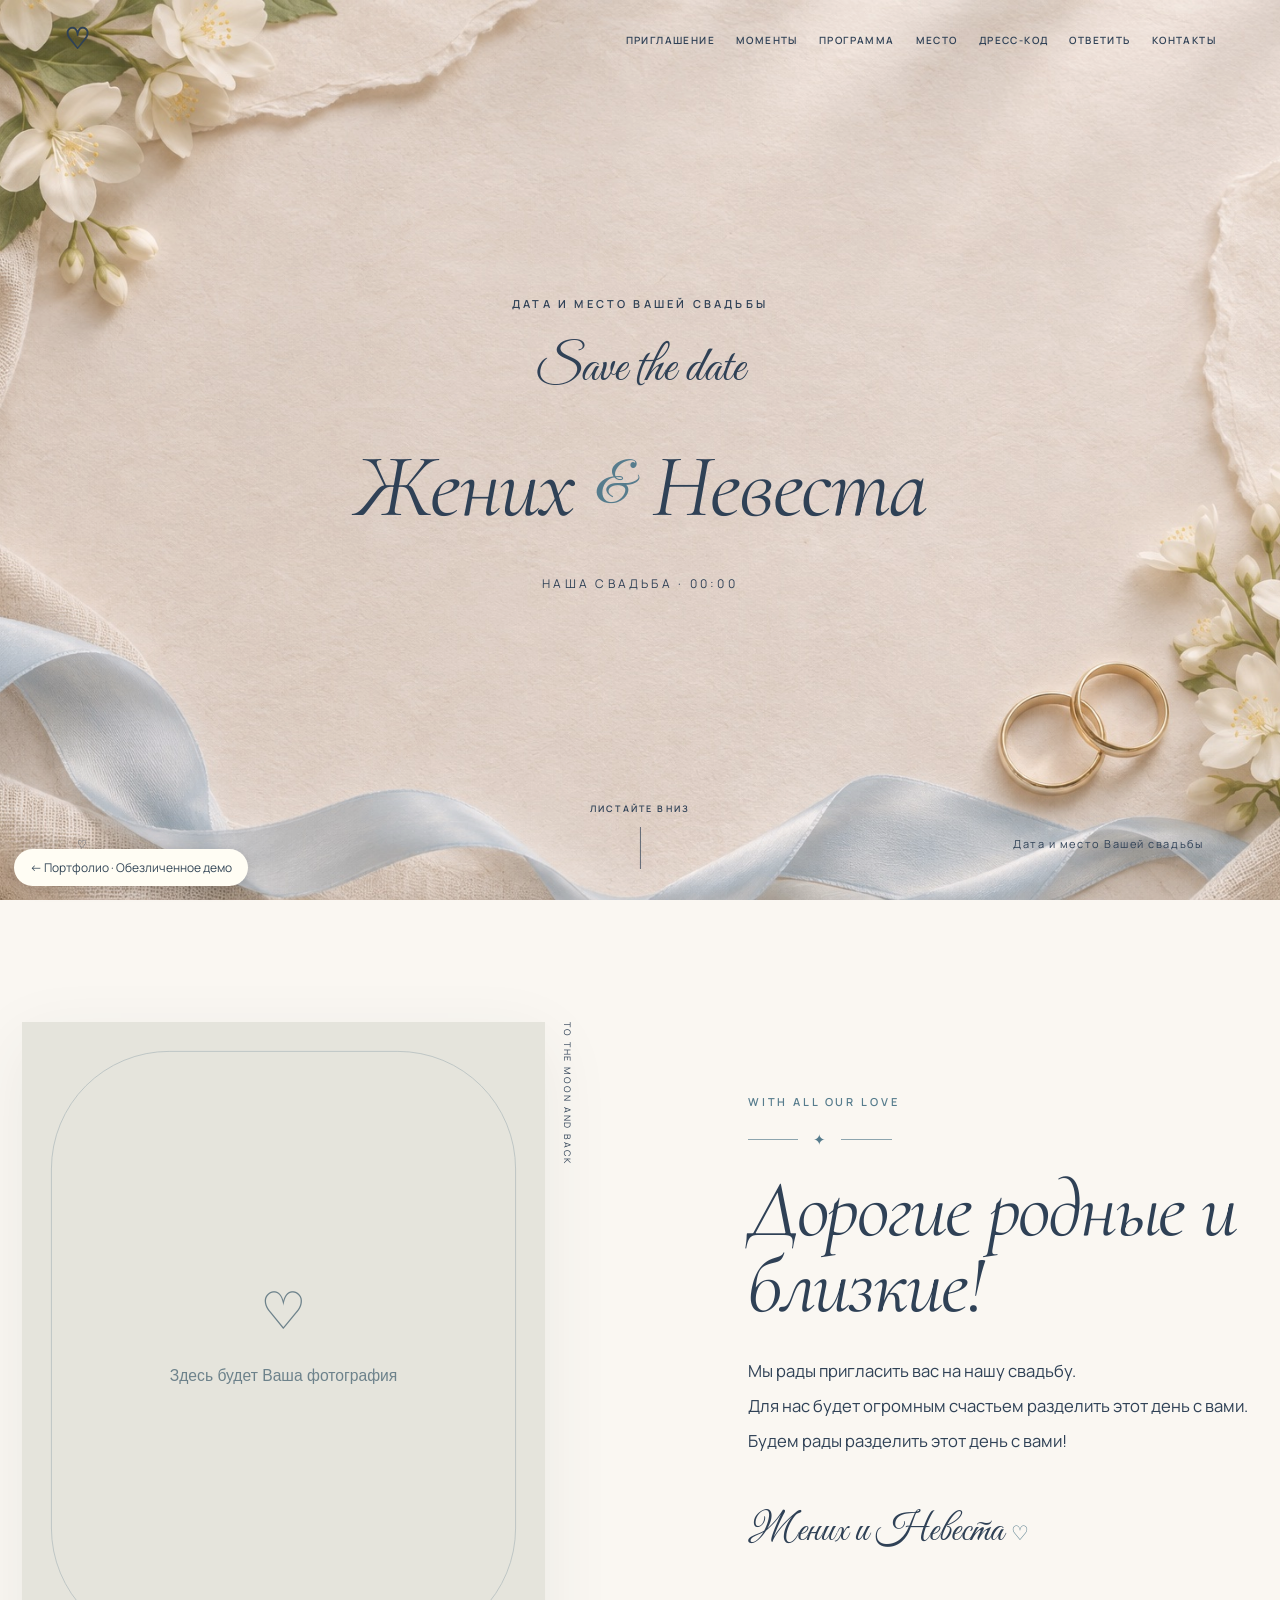
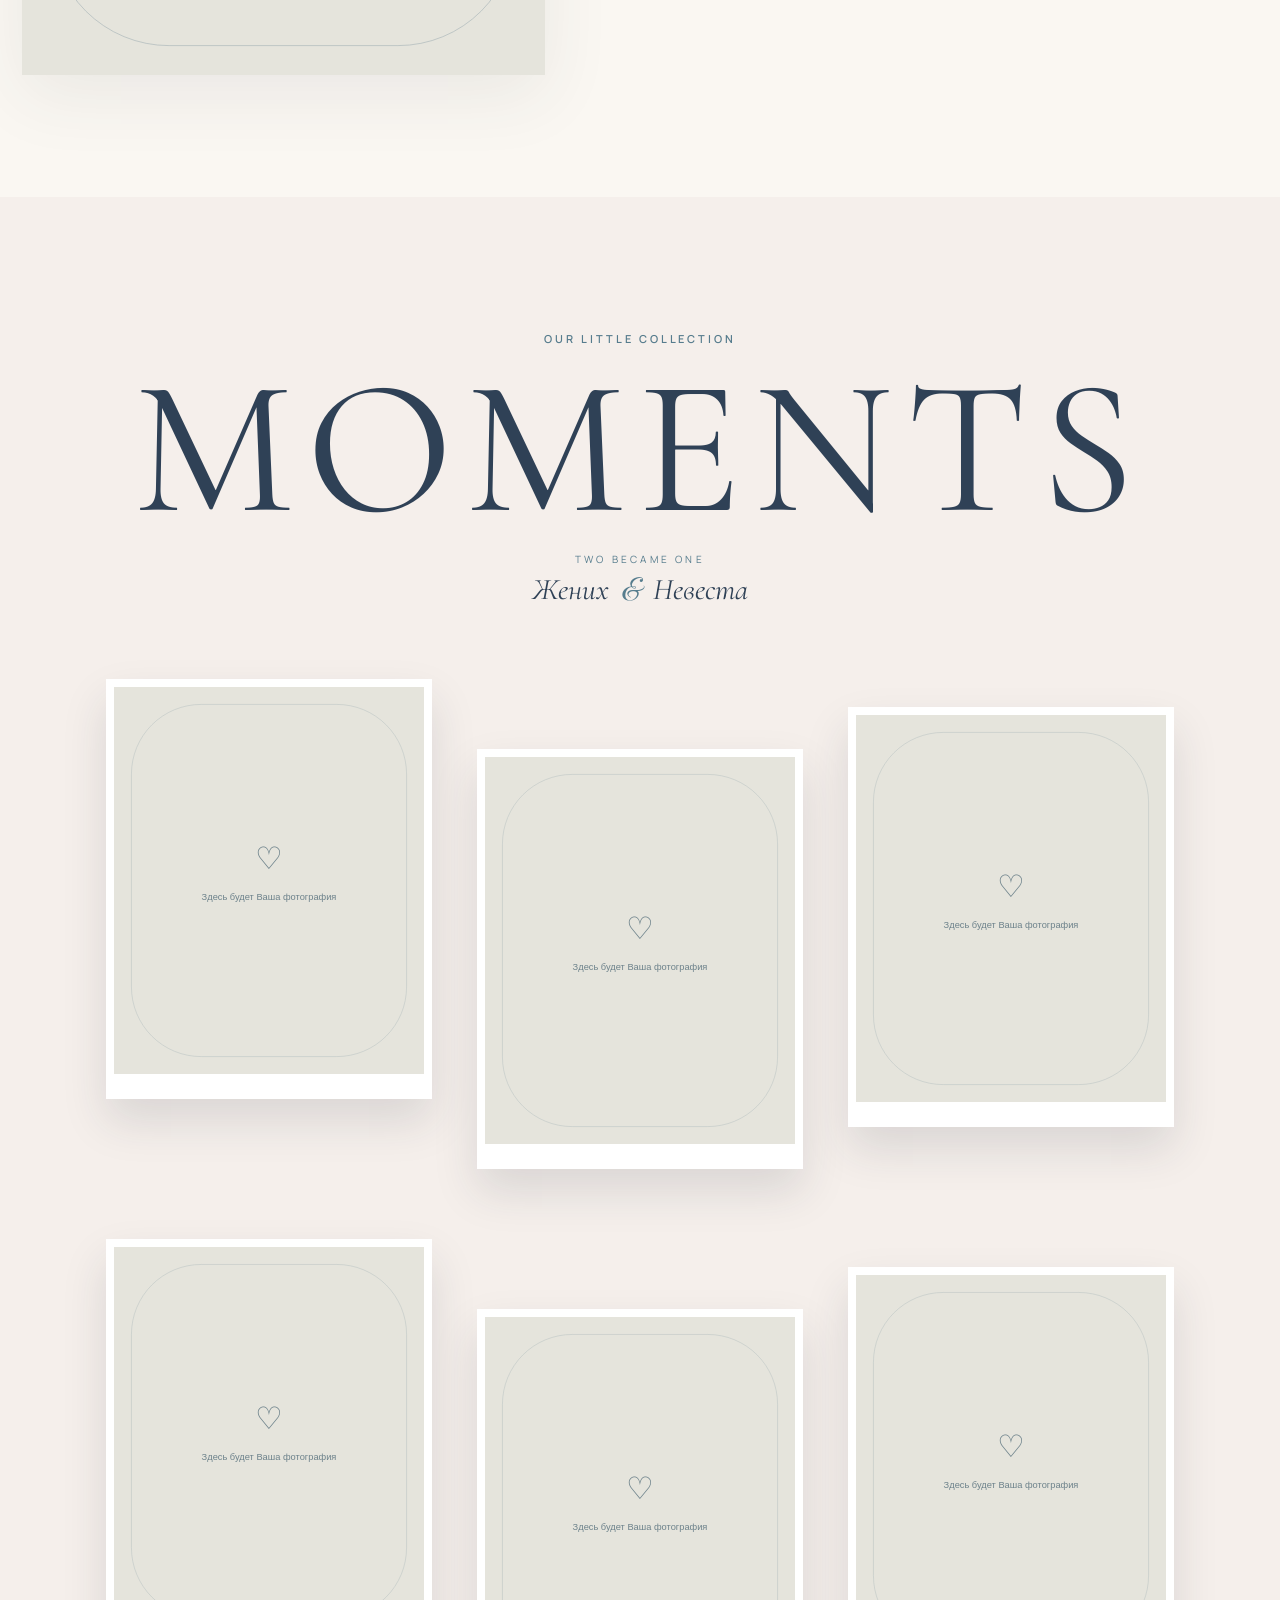
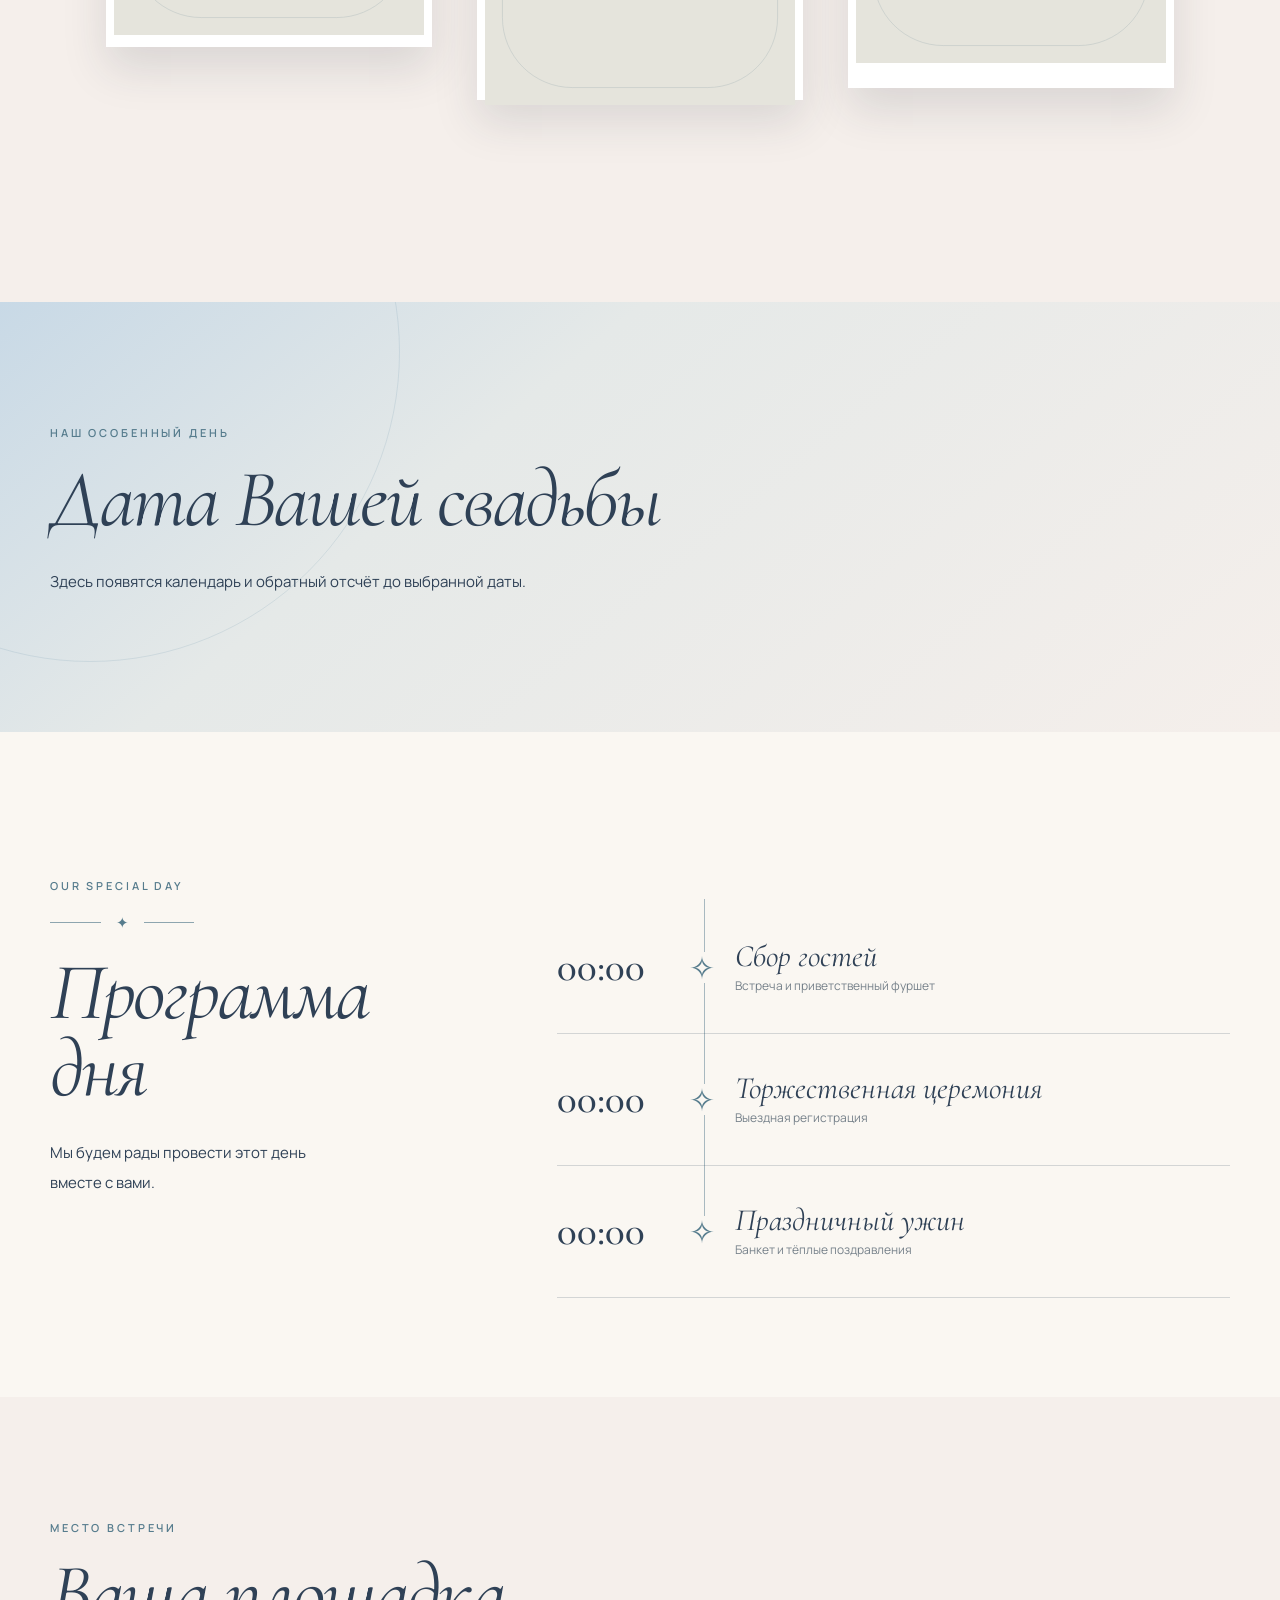
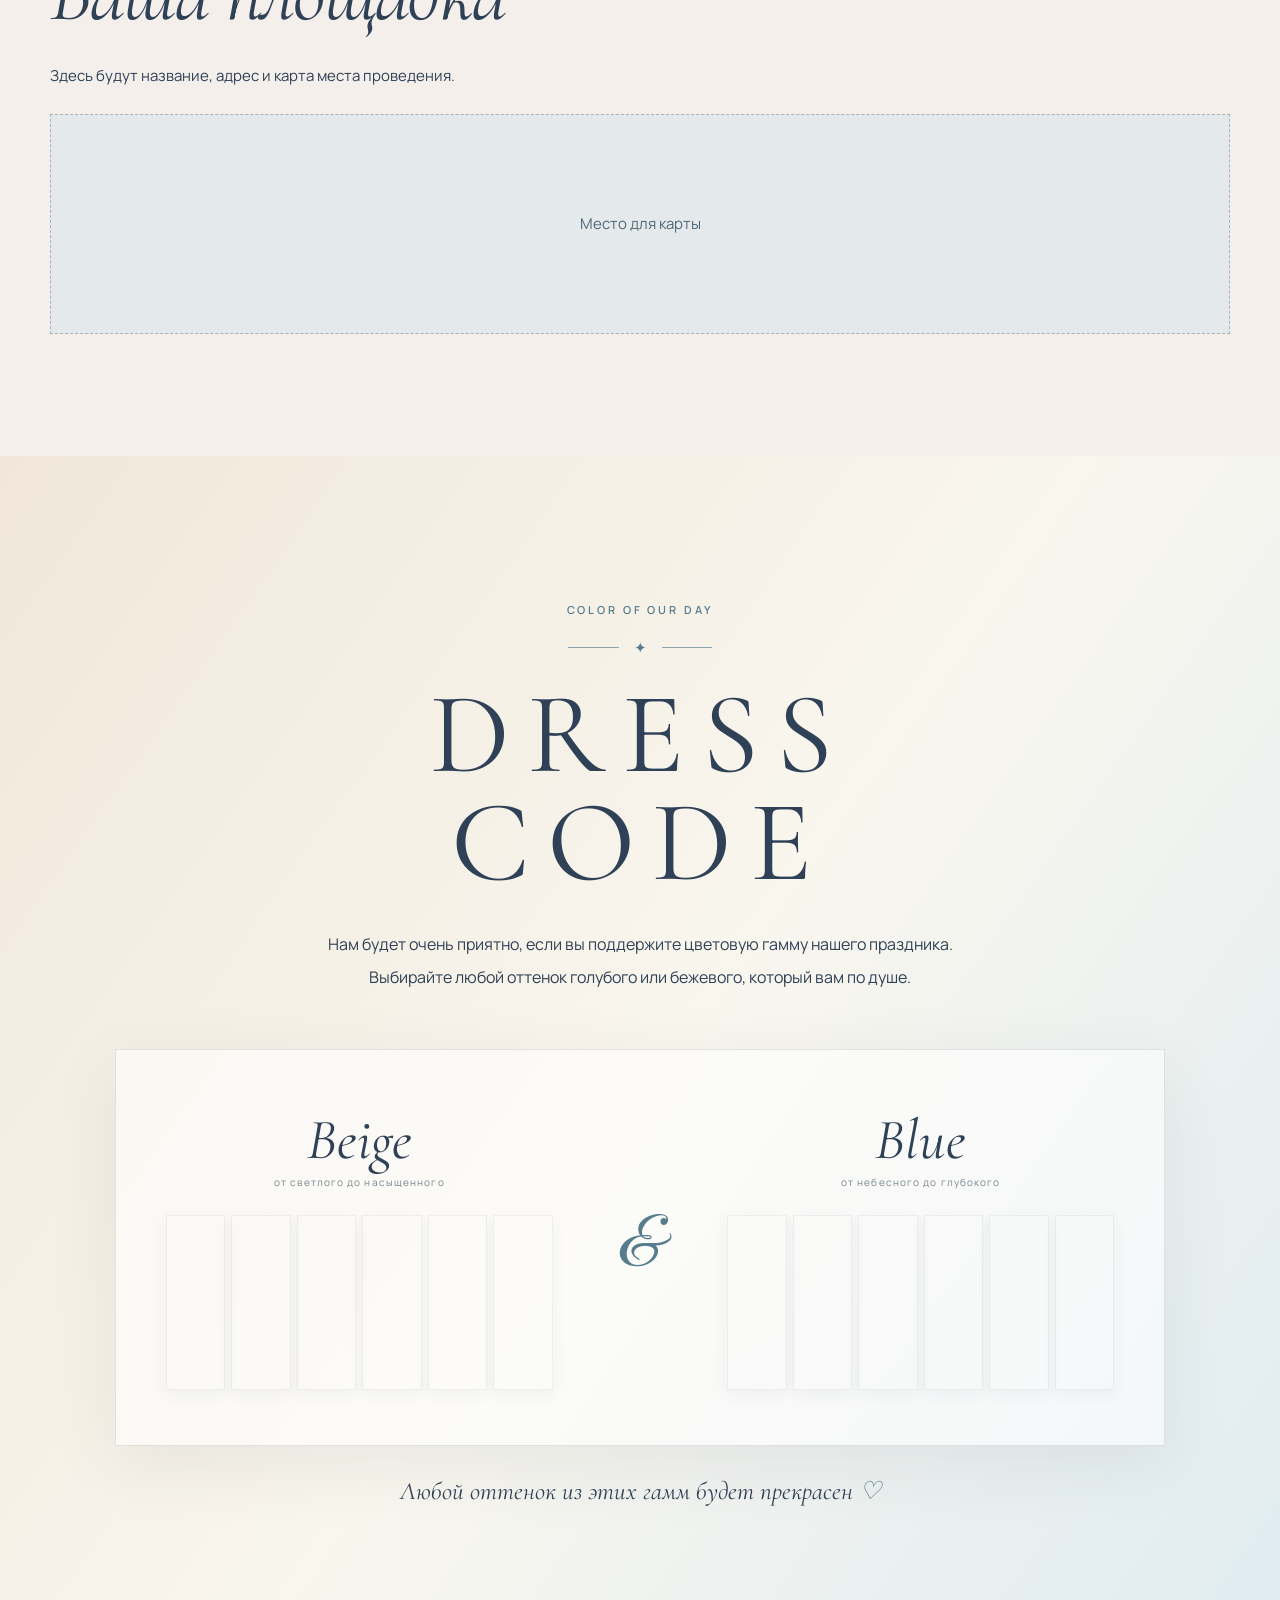
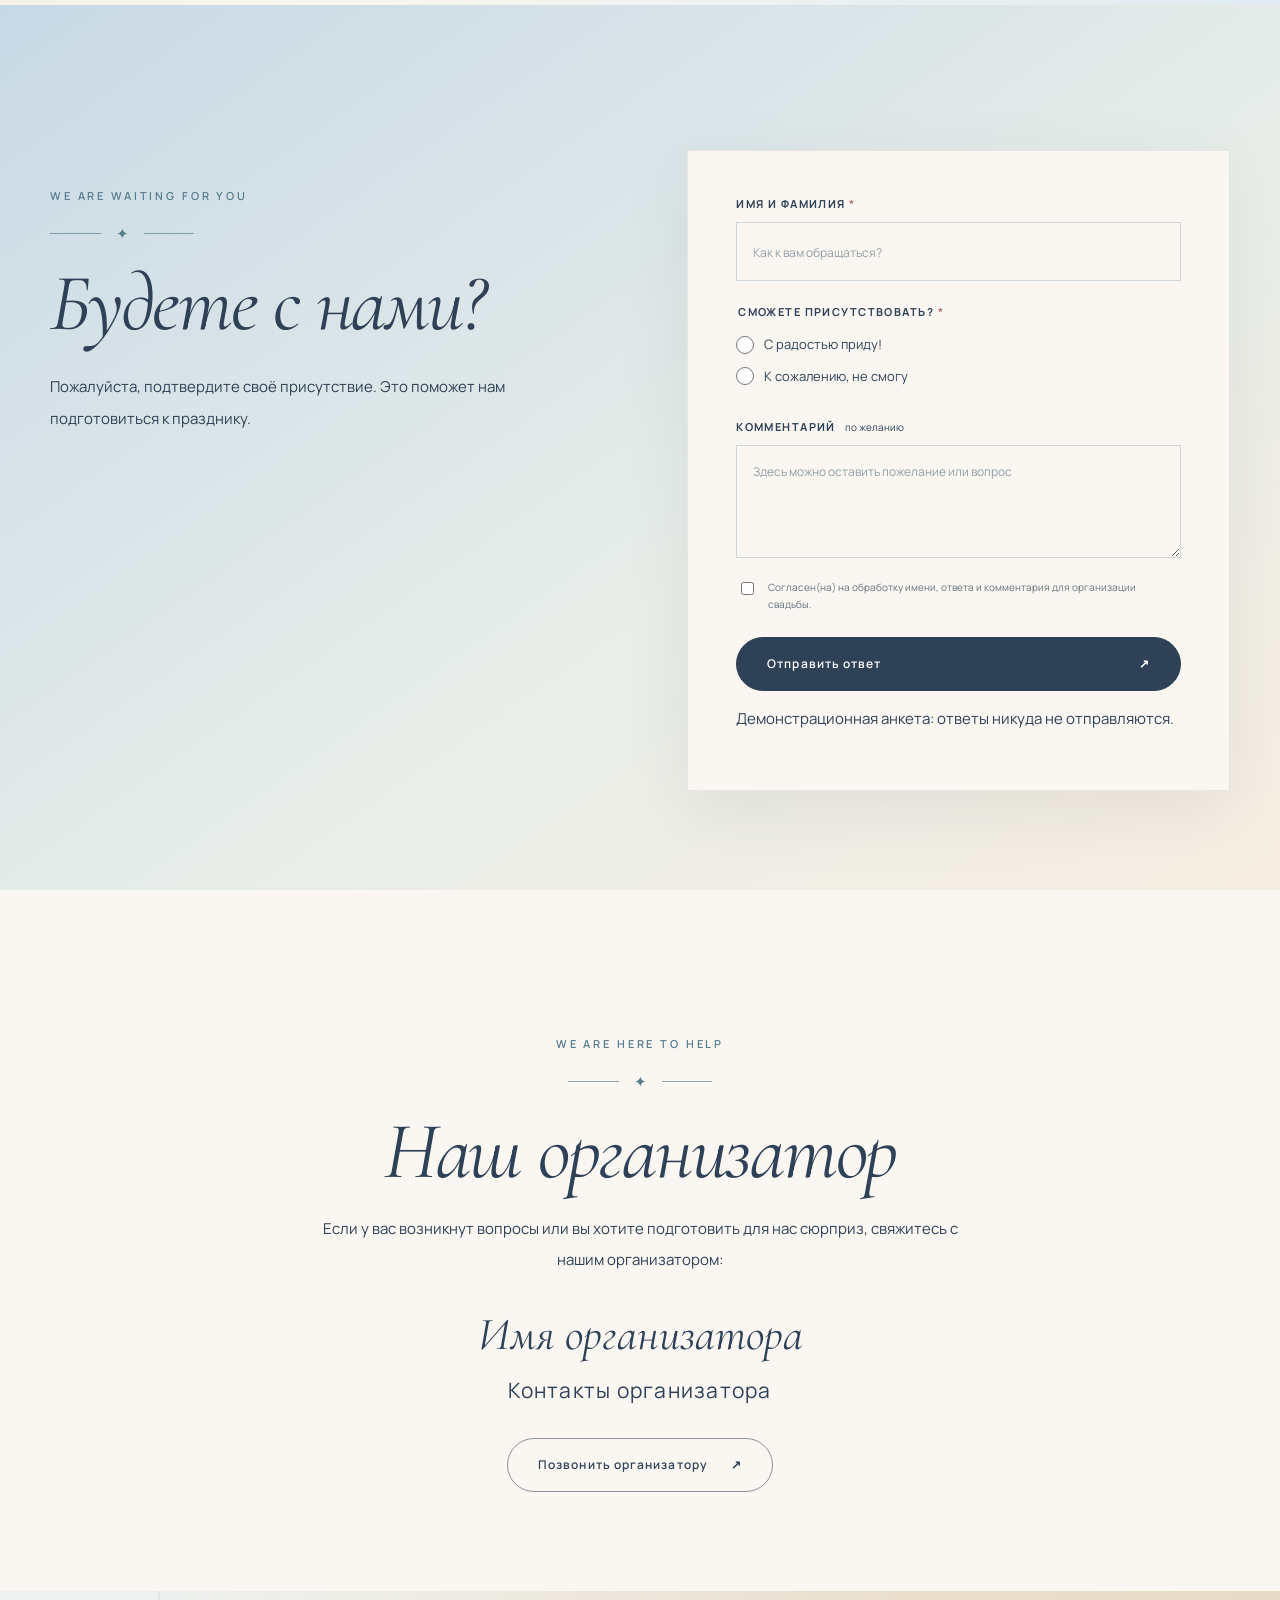
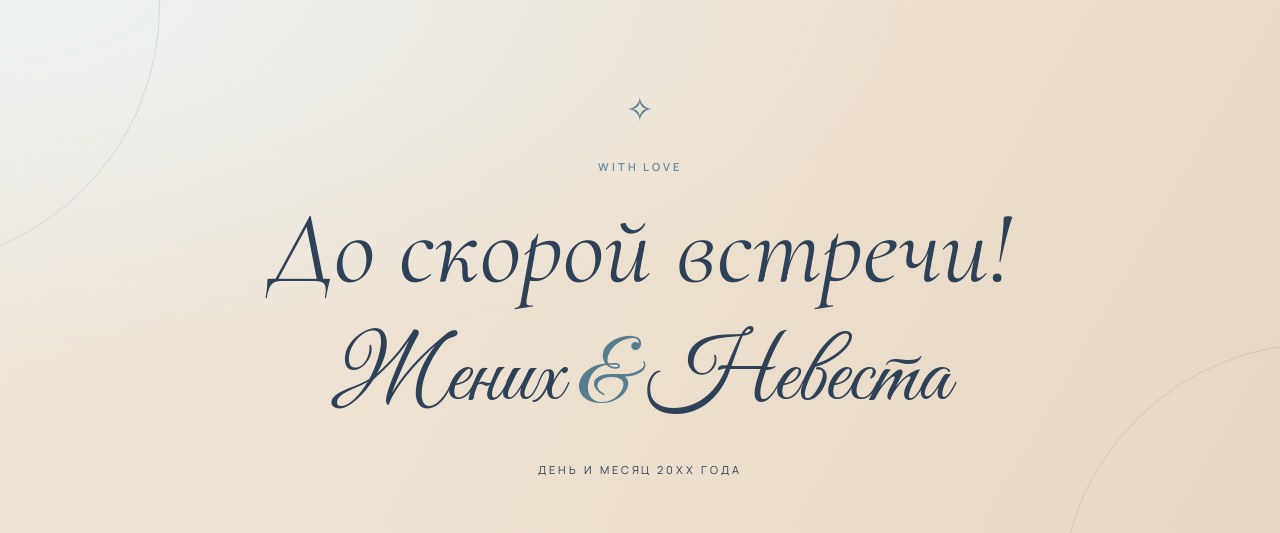
<file: examples/wedding.html>
<!doctype html><html lang="en-US" class="js"><head><meta charset="UTF-8"><meta name="viewport" content="width=device-width,initial-scale=1"><title>Свадебное приглашение — обезличенное демо</title><link href="https://fonts.googleapis.com/css2?family=Cormorant+Garamond:ital,wght@0,400;0,500;0,600;1,400&amp;family=Great+Vibes&amp;family=Manrope:wght@400;500;600&amp;display=swap" rel="stylesheet"><link rel="stylesheet" href="wedding.css"><style>.reveal{opacity:1!important;transform:none!important}.wedding-site{opacity:1!important;visibility:visible!important}.demo-back{position:fixed;bottom:14px;left:14px;z-index:9999;background:#fffdf4;color:#334657;padding:10px 16px;border-radius:30px;font:12px Manrope,sans-serif;text-decoration:none;box-shadow:0 2px 15px #0002}.demo-map{height:220px;display:grid;place-items:center;background:#e4e9eb;color:#526777;margin-top:25px;border:1px dashed #a6b2bb}.hero-title{font-size:clamp(50px,7vw,100px)!important}.main-nav{flex-wrap:wrap}</style></head>
<body class="home blog wp-theme-victoria-ivan-wedding has-hero-photo"><a class="demo-back" href="https://cherncode.ru/#works">← Портфолио · Обезличенное демо</a>
<!-- Конверт показываем только при включённом JavaScript. Контент открыт при его отсутствии. -->

<div class="wedding-site" id="weddingSite">
    <div class="nav-scrim" id="navScrim" aria-hidden="true"></div>
    <header class="wedding-header" id="weddingHeader">
        <a class="brand-monogram" href="#hero" aria-label="Наверх">♡</a>
        <nav class="main-nav" id="mainNav" aria-label="Навигация по приглашению">
            <a href="#invitation">Приглашение</a>
                        <a href="#moments">Моменты</a>            <a href="#timing">Программа</a><a href="#venue">Место</a>
            <a href="#dress">Дресс-код</a>                        <a href="#rsvp">Ответить</a>            <a href="#organizer">Контакты</a>
        </nav>
        <button class="menu-button" id="menuButton" type="button" aria-controls="mainNav" aria-expanded="false" aria-label="Открыть меню"><span></span><span></span><span></span></button>
    </header>
    <main>
      <section class="hero hero-stationery has-photo" id="hero" aria-labelledby="heroTitle">
        <div class="hero-image" aria-hidden="true">
            <img src="cover.jpg" alt="Декоративное оформление приглашения" class="hero-photo" loading="eager">        </div>
        <div class="hero-shade"></div>
        <div class="hero-inner">
            <p class="hero-caption overline">Дата и место Вашей свадьбы</p>
            <p class="hero-script">Save the date</p>
            <h1 class="hero-title" id="heroTitle" tabindex="-1"><span class="hero-name hero-name-one">Жених</span><span class="hero-amp">&amp;</span><span class="hero-name hero-name-two">Невеста</span></h1>
            <p class="hero-subline">Наша свадьба · 00:00</p>
        </div>
        <a class="hero-scroll" href="#invitation" aria-label="Листать к приглашению"><span>Листайте вниз</span><span class="hero-scroll-stroke"></span></a>
        <span class="hero-corner hero-corner-l" aria-hidden="true">♡</span>
        <span class="hero-corner hero-corner-r" aria-hidden="true">Дата и место Вашей свадьбы</span>
      </section>

      <section class="invitation-section section-space" id="invitation" aria-labelledby="invitationTitle">
        <div class="container invitation-layout">
          <div class="invitation-photo-frame reveal reveal-left">
            <img src="placeholder.svg" alt="Место для фотографии пары" class="invitation-photo" loading="lazy">            <div class="photo-line-caption">to the moon and back</div>
            
          </div>
          <div class="invitation-copy reveal reveal-right">
            <p class="eyebrow">With all our love</p>
            <div class="section-symbol" aria-hidden="true"><span></span>✦<span></span></div>
            <h2 id="invitationTitle" class="script-heading invitation-heading">Дорогие родные и близкие!</h2>
            <div class="prose invitation-text"><p>Мы рады пригласить вас на нашу свадьбу.<br>
Для нас будет огромным счастьем разделить этот день с вами.<br>
Будем рады разделить этот день с вами!</p>
</div>
            
            <p class="signature">Жених и Невеста <span aria-hidden="true">♡</span></p>
          </div>
        </div>
      </section>

      
            <section class="moments-section section-space" id="moments" aria-labelledby="momentsTitle">
        <div class="container moments-container">
          <div class="moments-heading reveal"><p class="eyebrow">Our little collection</p><h2 id="momentsTitle">MOMENTS</h2><div class="moments-secondary"><span>two became one</span><strong>Жених <i>&amp;</i> Невеста</strong></div></div>
          <div class="moments-collage moments-many">
            <a class="moment-shot moment-shot-1 reveal" aria-label="Увеличить фотографию 1">
            <img src="placeholder.svg" alt="Место для фотографии пары" loading="lazy"></a><a class="moment-shot moment-shot-2 reveal" aria-label="Увеличить фотографию 2">
            <img src="placeholder.svg" alt="Место для фотографии пары" loading="lazy"></a><a class="moment-shot moment-shot-3 reveal" aria-label="Увеличить фотографию 3">
            <img src="placeholder.svg" alt="Место для фотографии пары" loading="lazy"></a><a class="moment-shot moment-shot-4 reveal" aria-label="Увеличить фотографию 4">
            <img src="placeholder.svg" alt="Место для фотографии пары" loading="lazy"></a><a class="moment-shot moment-shot-5 reveal" aria-label="Увеличить фотографию 5">
            <img src="placeholder.svg" alt="Место для фотографии пары" loading="lazy"></a><a class="moment-shot moment-shot-6 reveal" aria-label="Увеличить фотографию 6">
            <img src="placeholder.svg" alt="Место для фотографии пары" loading="lazy"></a>          </div>        </div>
      </section>
      
      <section class="countdown-section section-space" id="date" aria-labelledby="countdownTitle"><div class="container"><p class="eyebrow">Наш особенный день</p><h2 class="script-heading">Дата Вашей свадьбы</h2><p>Здесь появятся календарь и обратный отсчёт до выбранной даты.</p></div></section>

      <section class="timing-section section-space" id="timing" aria-labelledby="timingTitle"><div class="container timing-layout">
        <div class="timing-titlebox reveal"><p class="eyebrow">Our special day</p><div class="section-symbol" aria-hidden="true"><span></span>✦<span></span></div><h2 class="script-heading" id="timingTitle">Программа дня</h2><p>Мы будем рады провести этот день вместе с вами.</p></div>
        
        <div class="timing-list">
                  <div class="timing-row reveal"><time class="timing-hour">00:00</time><span class="timing-diamond" aria-hidden="true">✧</span><div class="timing-info"><h3>Сбор гостей</h3><p>Встреча и приветственный фуршет</p></div></div>
                  <div class="timing-row reveal"><time class="timing-hour">00:00</time><span class="timing-diamond" aria-hidden="true">✧</span><div class="timing-info"><h3>Торжественная церемония</h3><p>Выездная регистрация</p></div></div>
                  <div class="timing-row reveal"><time class="timing-hour">00:00</time><span class="timing-diamond" aria-hidden="true">✧</span><div class="timing-info"><h3>Праздничный ужин</h3><p>Банкет и тёплые поздравления</p></div></div>
                </div>
        </div></section>

      <section class="venue-section section-space" id="venue" aria-labelledby="venueTitle"><div class="container"><p class="eyebrow">Место встречи</p><h2 class="script-heading">Ваша площадка</h2><p>Здесь будут название, адрес и карта места проведения.</p><div class="demo-map">Место для карты</div></div></section>

            <section class="dress-section section-space" id="dress" aria-labelledby="dressTitle"><div class="container">
        <div class="section-centered reveal"><p class="eyebrow">Color of our day</p><div class="section-symbol" aria-hidden="true"><span></span>✦<span></span></div><h2 id="dressTitle" class="serif-regular-heading">DRESS CODE</h2><p class="dress-description">Нам будет очень приятно, если вы поддержите цветовую гамму нашего праздника. Выбирайте любой оттенок голубого или бежевого, который вам по душе.</p></div>
        <div class="palette-wrapper reveal"><div class="palette-side"><div class="palette-label"><h3>Beige</h3><p>от светлого до насыщенного</p></div>
          <div class="color-sticks"><span title="#faf7f2"></span><span title="#f5efeb"></span><span title="#e5d8c7"></span><span title="#d5c6b5"></span><span title="#c4b5a4"></span><span title="#b6a592"></span></div>
        </div><span class="palette-amp" aria-hidden="true">&amp;</span><div class="palette-side"><div class="palette-label"><h3>Blue</h3><p>от небесного до глубокого</p></div>
          <div class="color-sticks"><span title="#d9e2e5"></span><span title="#c8d9e6"></span><span title="#a7c4d0"></span><span title="#829eaf"></span><span title="#567c8d"></span><span title="#2f4156"></span></div>
        </div></div>
        
        <p class="palette-postscript reveal">Любой оттенок из этих гамм будет прекрасен <span aria-hidden="true">♡</span></p>
      </div></section>
      
      
            <section class="rsvp-section section-space" id="rsvp" aria-labelledby="rsvpTitle"><div class="container rsvp-layout">
        <div class="rsvp-words reveal"><p class="eyebrow">We are waiting for you</p><div class="section-symbol" aria-hidden="true"><span></span>✦<span></span></div><h2 id="rsvpTitle" class="script-heading">Будете с нами?</h2><p>Пожалуйста, подтвердите своё присутствие. Это поможет нам подготовиться к празднику.</p>
                  </div>
        
        <div class="rsvp-form-panel reveal">
          <form id="rsvpForm" class="rsvp-form" method="post">
            
            
            <div class="honeypot" aria-hidden="true"><label>Ваш сайт<input type="text" name="website" autocomplete="off" tabindex="-1"></label></div>
            <label class="form-label" for="guestName">Имя и фамилия <span>*</span></label><input id="guestName" name="guest_name" type="text" maxlength="120" minlength="3" autocomplete="name" placeholder="Как к вам обращаться?" required="">
            <fieldset class="attendance-field"><legend class="form-label">Сможете присутствовать? <span>*</span></legend><label class="radio-choice"><input type="radio" name="attendance" value="yes" required=""><span>С радостью приду!</span></label><label class="radio-choice"><input type="radio" name="attendance" value="no" required=""><span>К сожалению, не смогу</span></label></fieldset>
            <div class="guest-count" id="guestCount" hidden=""><label class="form-label" for="guestNumber">Сколько человек придёт, включая вас?</label><select name="guests" id="guestNumber" disabled=""><option value="1">1</option><option value="2">2</option><option value="3">3</option><option value="4">4</option><option value="5">5</option><option value="6">6</option><option value="7">7</option><option value="8">8</option><option value="9">9</option><option value="10">10</option><option value="11">11</option><option value="12">12</option></select></div>
            <label class="form-label" for="guestComment">Комментарий <small>по желанию</small></label><textarea id="guestComment" name="comment" maxlength="1000" rows="3" placeholder="Здесь можно оставить пожелание или вопрос"></textarea>
            <label class="consent-check"><input type="checkbox" name="consent" value="1" required=""><span>Согласен(на) на обработку имени, ответа и комментария для организации свадьбы.</span></label>
            <button type="submit" class="pill-button rsvp-submit" id="rsvpSubmit"><span>Отправить ответ</span><span class="submit-arrow" aria-hidden="true">↗</span></button>
            <div class="form-feedback" id="rsvpFeedback" role="status" aria-live="polite" aria-atomic="true"></div><noscript>&lt;p class="form-feedback"&gt;Форма работает через WordPress, но для удобной отправки без перезагрузки нужен JavaScript.&lt;/p&gt;</noscript>
          <p id="demo-status" role="status">Демонстрационная анкета: ответы никуда не отправляются.</p></form>
        </div>
      </div></section>
      
      <section class="organizer-section section-space" id="organizer" aria-labelledby="organizerTitle"><div class="container organizer-layout reveal">
        <p class="eyebrow">We are here to help</p><div class="section-symbol" aria-hidden="true"><span></span>✦<span></span></div><h2 id="organizerTitle" class="script-heading">Наш организатор</h2>
        
        <p class="organizer-desc">Если у вас возникнут вопросы или вы хотите подготовить для нас сюрприз, свяжитесь с нашим организатором:</p>
        <p class="organizer-name">Имя организатора</p>
        <a class="organizer-phone">Контакты организатора</a>
        <a class="pill-button pill-button-outline">Позвонить организатору <span aria-hidden="true">↗</span></a>
      </div></section>

      <footer class="final-section" id="final"><div class="final-inner reveal"><span class="final-ribbon" aria-hidden="true">✧</span><p class="eyebrow">With love</p><h2>До скорой встречи!</h2><p class="final-names">Жених <span>&amp;</span> Невеста</p><p class="final-date">День и месяц 20XX года</p></div></footer>
    </main>
    <div class="music-control"></div></div>
<div class="photo-dialog" id="photoDialog" role="dialog" aria-modal="true" aria-label="Просмотр фотографии" aria-hidden="true"><button class="photo-dialog-close" id="photoDialogClose" type="button" aria-label="Закрыть фотографию">×</button><img id="photoDialogImg" alt="Место для фотографии пары" src="placeholder.svg"></div>







<div id="codex-browser-sidebar-comments-root"></div><script>document.querySelector('form')?.addEventListener('submit',e=>{e.preventDefault();document.querySelector('#demo-status').textContent='Спасибо! Это демонстрация: данные не сохранены и не отправлены.'});const menuButton=document.querySelector('#menuButton'),menu=document.querySelector('#mainNav');
function closeMenu(){menu.classList.remove('is-open');menuButton.setAttribute('aria-expanded','false');menuButton.setAttribute('aria-label','Открыть меню');}
menuButton.addEventListener('click',()=>{const open=menu.classList.toggle('is-open');menuButton.setAttribute('aria-expanded',String(open));menuButton.setAttribute('aria-label',open?'Закрыть меню':'Открыть меню');});
menu.querySelectorAll('a').forEach(a=>a.addEventListener('click',closeMenu));
document.addEventListener('keydown',e=>{if(e.key==='Escape'){closeMenu();}});
document.querySelectorAll('[name="attendance"]').forEach(input=>input.addEventListener('change',()=>{const yes=document.querySelector('[name="attendance"]:checked')?.value==='yes';document.querySelector('#guestCount').hidden=!yes;document.querySelector('#guestNumber').disabled=!yes;}));</script><script>if(location.pathname.includes("/wp-content/themes/")){document.querySelector(".demo-back").href="/#works";}</script></body></html>
</file>
<file: main.css>
/* cherncode v10 · «Сайт начинается с разговора» */
:root {
  --paper: #F2EEE4;
  --paper-2: #E8E2D4;
  --card: #FBF9F4;
  --ink: #1A1916;
  --muted: #6F695E;
  --line: #D9D1C1;
  --mark: #FFE45C;
  --ok: #2F9E5B;

  --f-serif: "Spectral", Georgia, "Times New Roman", serif;
  --f-text: "Onest", -apple-system, "Segoe UI", Roboto, Arial, sans-serif;
  --f-mono: "IBM Plex Mono", ui-monospace, Menlo, Consolas, monospace;

  --gutter: clamp(16px, 4vw, 56px);
  --ease: cubic-bezier(.2, .7, .2, 1);
}

* { box-sizing: border-box; }
[hidden] { display: none !important; }
html { scroll-behavior: smooth; scroll-padding-top: 76px; }
@media (prefers-reduced-motion: reduce) { html { scroll-behavior: auto; } }
body {
  margin: 0; background: var(--paper); color: var(--ink);
  font: 400 17px/1.55 var(--f-text);
  -webkit-font-smoothing: antialiased; overflow-x: hidden;
}
img { display: block; max-width: 100%; height: auto; }
a { color: inherit; }
h1, h2, h3, p { margin: 0; }
.mono { font-family: var(--f-mono); font-size: 12.5px; letter-spacing: .01em; }
.muted { color: var(--muted); }
.kicker { color: var(--muted); text-transform: uppercase; margin-bottom: 12px; }
.visually-hidden { position: absolute; width: 1px; height: 1px; overflow: hidden; clip: rect(0 0 0 0); white-space: nowrap; }
.skip { position: absolute; left: -999px; top: 8px; background: var(--ink); color: var(--paper); padding: 8px 12px; z-index: 100; }
.skip:focus { left: 8px; }
:focus-visible { outline: 2px solid var(--ink); outline-offset: 3px; }

mark {
  color: inherit; padding: 0 .08em; box-decoration-break: clone; -webkit-box-decoration-break: clone;
  background: linear-gradient(100deg, transparent .2em, var(--mark) .2em, var(--mark) calc(100% - .15em), transparent calc(100% - .15em)) no-repeat 0 60% / 0% 72%;
  animation: marker 1.1s .5s var(--ease) forwards;
}
@keyframes marker { to { background-size: 100% 72%; } }

.btn {
  display: inline-flex; align-items: center; justify-content: center; gap: 8px;
  min-height: 48px; padding: 0 20px; border-radius: 999px;
  background: var(--ink); color: var(--paper); border: 1.5px solid var(--ink);
  font: 500 16px/1 var(--f-text); text-decoration: none; cursor: pointer;
  transition: transform .2s var(--ease), background-color .2s, color .2s;
}
.btn:hover { transform: translateY(-1px); }
.btn-line { background: transparent; color: var(--ink); }
.btn-line:hover { background: var(--ink); color: var(--paper); }

/* ---------- header ---------- */
.top {
  position: sticky; top: 0; z-index: 50;
  display: flex; align-items: center; gap: 14px;
  padding: 14px var(--gutter);
  background: color-mix(in srgb, var(--paper) 90%, transparent);
  backdrop-filter: blur(8px);
  border-bottom: 1px solid transparent; transition: border-color .3s;
}
.top.is-scrolled { border-bottom-color: var(--line); }
.logo { font: 600 19px/1 var(--f-serif); text-decoration: none; }
.top-status { color: var(--muted); }
.dot { display: inline-block; width: 7px; height: 7px; border-radius: 50%; background: var(--ok); margin-right: 6px; vertical-align: 1px; animation: blink 2.6s infinite; }
@keyframes blink { 50% { opacity: .35; } }
.top-nav { display: flex; gap: 24px; margin-left: auto; }
.top-nav a { text-decoration: none; font-weight: 500; font-size: 15.5px; }
.top-nav a:hover { text-decoration: underline; text-decoration-thickness: 1.5px; text-underline-offset: 5px; }
.top-nav a[href="#write"] { padding: 6px 14px; border-radius: 999px; background: var(--ink); color: var(--paper); }
.top-nav a[href="#write"]:hover { text-decoration: none; }

/* ---------- talk (hero) ---------- */
.talk {
  display: grid; grid-template-columns: minmax(180px, 1fr) minmax(0, 760px) minmax(0, .4fr);
  gap: clamp(20px, 4vw, 64px);
  padding: clamp(28px, 6vw, 80px) var(--gutter) clamp(40px, 7vw, 100px);
}
.talk-side { position: sticky; top: 100px; align-self: start; display: grid; gap: 28px; padding-top: 10px; }
.side-label { color: var(--muted); line-height: 1.8; }
.side-rating { display: flex; align-items: flex-end; gap: 10px; text-decoration: none; }
.side-rating b { font: 400 clamp(56px, 6vw, 88px)/.8 var(--f-serif); letter-spacing: -.03em; }
.side-rating span { font-size: 14px; color: var(--muted); line-height: 1.3; padding-bottom: 4px; }
.side-rating:hover span { color: var(--ink); }

.thread { display: flex; flex-direction: column; gap: 18px; min-width: 0; }
.msg { display: grid; grid-template-columns: 48px minmax(0, 1fr); gap: 14px; align-items: end; }
.ava { width: 48px; height: 48px; border-radius: 50%; object-fit: cover; object-position: 50% 30%; }
.msg + .msg .ava, .msg.cont .ava { visibility: hidden; }
.bubble {
  background: var(--card); border: 1px solid var(--line);
  border-radius: 22px 22px 22px 6px; padding: clamp(18px, 2.4vw, 28px);
  box-shadow: 0 1px 0 rgba(26,25,22,.04);
}
.meta { color: var(--muted); margin-bottom: 10px; }
.say { font: 400 clamp(32px, 4.4vw, 60px)/1.06 var(--f-serif); letter-spacing: -.02em; }
.say-sub { margin-top: 16px; font-size: clamp(17px, 1.5vw, 19px); color: var(--muted); max-width: 46ch; }

.log { display: flex; flex-direction: column; gap: 18px; }
.msg-client { display: flex; justify-content: flex-end; }
.msg-client .bubble {
  background: var(--ink); color: var(--paper); border-color: var(--ink);
  border-radius: 22px 22px 6px 22px; padding: 14px 20px; font-size: 17px; max-width: 80%;
}
.msg.enter, .msg-client.enter { animation: pop .45s var(--ease) both; }
@keyframes pop { from { opacity: 0; transform: translateY(12px) scale(.98); } }

.typing { display: inline-flex; gap: 5px; padding: 6px 2px; }
.typing i { width: 8px; height: 8px; border-radius: 50%; background: var(--muted); animation: tdot 1s infinite; }
.typing i:nth-child(2) { animation-delay: .15s; }
.typing i:nth-child(3) { animation-delay: .3s; }
@keyframes tdot { 0%, 60%, 100% { opacity: .25; transform: none; } 30% { opacity: 1; transform: translateY(-3px); } }

.answer-text { font: 400 clamp(19px, 1.8vw, 23px)/1.4 var(--f-serif); }
.attach {
  display: grid; grid-template-columns: minmax(0, 1fr); margin-top: 18px;
  border: 1px solid var(--line); border-radius: 14px; overflow: hidden; background: var(--paper);
  text-decoration: none; color: inherit; cursor: pointer; text-align: left; font: inherit; padding: 0; width: 100%;
}
.attach-media { position: relative; aspect-ratio: 16 / 9; overflow: hidden; background: var(--paper-2); }
.attach-media > img { width: 100%; height: 100%; object-fit: cover; object-position: top; transition: transform 1s var(--ease); }
.attach:hover .attach-media > img { transform: scale(1.03); }
.attach-phone { position: absolute; right: 5%; bottom: -18%; width: 17%; aspect-ratio: 390/844; border: 4px solid var(--ink); border-radius: 14px; overflow: hidden; background: var(--ink); box-shadow: 0 16px 28px -14px rgba(0,0,0,.6); transition: transform .5s var(--ease); }
.attach-phone img { width: 100%; height: 100%; object-fit: cover; object-position: top; }
.attach:hover .attach-phone { transform: translateY(-14%); }
.attach-cap { display: flex; justify-content: space-between; gap: 12px; padding: 12px 14px; border-top: 1px solid var(--line); }
.attach-cap b { font-weight: 600; flex: none; }
.attach-cap span { color: var(--muted); font-family: var(--f-mono); font-size: 12.5px; min-width: 0; overflow: hidden; text-overflow: ellipsis; white-space: nowrap; }
.fwd-mini { margin-top: 16px; padding: 10px 14px; border-left: 3px solid var(--ink); background: var(--paper); border-radius: 0 10px 10px 0; font-size: 15.5px; }
.fwd-mini .mono { display: block; color: var(--muted); margin-bottom: 4px; }

.quote-card { display: flex; flex-wrap: wrap; gap: 8px 24px; margin-top: 16px; padding: 14px 16px; border: 1px dashed var(--ink); border-radius: 12px; }
.quote-card div { display: grid; }
.quote-card .mono { color: var(--muted); text-transform: uppercase; }
.quote-card b { font: 600 20px/1.2 var(--f-serif); }
.answer-actions { display: flex; flex-wrap: wrap; gap: 8px; margin-top: 16px; }

.replies { display: flex; flex-wrap: wrap; justify-content: flex-end; gap: 8px; padding-left: 62px; }
.replies-label { flex-basis: 100%; text-align: right; color: var(--muted); }
.reply {
  padding: 11px 16px; border-radius: 18px 18px 6px 18px; border: 1.5px solid var(--ink);
  background: transparent; color: var(--ink); font: 500 15.5px/1.25 var(--f-text); cursor: pointer; text-align: left;
  transition: background-color .2s, color .2s, transform .2s var(--ease);
}
.reply:hover { background: var(--ink); color: var(--paper); transform: translateY(-1px); }
.reply[aria-pressed="true"] { background: var(--mark); border-color: var(--ink); color: var(--ink); }

/* ---------- section heads ---------- */
section { position: relative; }
.sec-head { max-width: 820px; margin-bottom: 30px; }
.sec-head h2, .prices-text h2, .write h2 { font: 400 clamp(32px, 4.6vw, 62px)/1.04 var(--f-serif); letter-spacing: -.02em; }
.sec-head .muted { margin-top: 12px; font-size: 18px; }

/* ---------- works ---------- */
.works { padding: clamp(56px, 8vw, 110px) var(--gutter); border-top: 1px solid var(--line); }
.filters { display: flex; gap: 6px; overflow-x: auto; margin: 0 calc(-1 * var(--gutter)) 34px; padding: 0 var(--gutter) 4px; scrollbar-width: none; }
.filters::-webkit-scrollbar { display: none; }
.filter {
  flex: none; padding: 9px 14px; border-radius: 999px; border: 1px solid var(--line);
  background: transparent; font: 500 15px/1 var(--f-text); color: var(--ink); cursor: pointer; transition: .2s;
}
.filter sup { font-family: var(--f-mono); font-size: 10.5px; color: var(--muted); margin-left: 2px; }
.filter:hover { border-color: var(--ink); }
.filter[aria-pressed="true"] { background: var(--ink); color: var(--paper); border-color: var(--ink); }
.filter[aria-pressed="true"] sup { color: var(--paper-2); }

.works-list { display: grid; grid-template-columns: repeat(12, minmax(0, 1fr)); gap: clamp(28px, 4vw, 56px) clamp(16px, 2.4vw, 32px); }
.work {
  grid-column: span 6; display: grid; gap: 14px;
  background: none; border: 0; padding: 0; text-align: left; color: inherit; font: inherit; cursor: pointer;
  transition: opacity .35s var(--ease), filter .35s var(--ease);
}
.work.is-featured { grid-column: 1 / -1; grid-template-columns: minmax(0, 8fr) minmax(0, 4fr); gap: clamp(16px, 3vw, 40px); align-items: end; }
.work.is-offset { margin-top: clamp(0px, 8vw, 110px); }
@media (hover: hover) { .works-list.has-hover .work:not(:hover) { opacity: .42; filter: grayscale(.7) blur(1.5px); } }
.work-media { position: relative; aspect-ratio: 16 / 10; border-radius: 14px; overflow: hidden; background: var(--paper-2); border: 1px solid var(--line); }
.work-media > img { width: 100%; height: 100%; object-fit: cover; object-position: top; transition: transform 1.2s var(--ease); }
.work:hover .work-media > img { transform: scale(1.03); }
.work-phone { position: absolute; right: 4%; bottom: -16%; width: 18%; aspect-ratio: 390 / 844; border: 4px solid var(--ink); border-radius: 16px; overflow: hidden; background: var(--ink); box-shadow: 0 18px 30px -14px rgba(0,0,0,.6); transition: transform .5s var(--ease); }
.work-phone img { width: 100%; height: 100%; object-fit: cover; object-position: top; }
.work:hover .work-phone { transform: translateY(-12%); }
.work-file { display: flex; flex-wrap: wrap; gap: 4px 12px; color: var(--muted); }
.work-file .tag-real { color: var(--ink); background: var(--mark); padding: 0 5px; }
.work h3 { font: 400 clamp(24px, 2.6vw, 36px)/1.05 var(--f-serif); letter-spacing: -.02em; margin: 6px 0 6px; }
.work p { color: var(--muted); max-width: 52ch; }
.work-open { display: inline-block; margin-top: 10px; font-weight: 500; border-bottom: 1.5px solid var(--ink); }
.work:hover .work-open { background: var(--mark); }
.work.enter { animation: pop .5s var(--ease) both; }

.tilda-note { max-width: 680px; padding: 24px; border: 1.5px dashed var(--ink); border-radius: 18px; display: grid; gap: 16px; justify-items: start; font: 400 21px/1.4 var(--f-serif); }

.study { position: relative; margin-top: clamp(56px, 7vw, 90px); max-width: 900px; }
.study-list { list-style: none; margin: 0; padding: 0; border-top: 1px solid var(--line); }
.study-list a { display: flex; justify-content: space-between; gap: 12px; align-items: baseline; padding: 14px 0; border-bottom: 1px solid var(--line); text-decoration: none; transition: padding-left .3s var(--ease); }
.study-list b { font: 400 clamp(20px, 2.2vw, 28px)/1.1 var(--f-serif); }
.study-list span { color: var(--muted); font-family: var(--f-mono); font-size: 12.5px; }
.study-list a:hover { padding-left: 12px; }
.study-list a:hover b { background: var(--mark); }
.study-preview { position: fixed; left: 0; top: 0; width: 280px; aspect-ratio: 16/10; object-fit: cover; object-position: top; border-radius: 10px; border: 1px solid var(--line); pointer-events: none; z-index: 40; opacity: 0; transform: translate(-50%, -50%) rotate(-3deg) scale(.9); transition: opacity .2s, transform .25s var(--ease); box-shadow: 0 24px 50px -20px rgba(0,0,0,.45); }
.study-preview.is-on { opacity: 1; transform: translate(-50%, -50%) rotate(-3deg) scale(1); }

/* ---------- prices: receipt ---------- */
.prices {
  display: grid; grid-template-columns: minmax(0, 5fr) minmax(0, 5fr); gap: clamp(28px, 6vw, 96px); align-items: center;
  padding: clamp(56px, 8vw, 110px) var(--gutter); background: var(--paper-2);
}
.prices-text .muted { margin-top: 18px; font-size: 18px; max-width: 44ch; }
.receipt {
  position: relative; justify-self: center; width: min(460px, 100%);
  background: #FFFEFA; padding: 28px 26px 40px; font-family: var(--f-mono); font-size: 14px;
  transform: rotate(1.4deg); box-shadow: 0 30px 50px -30px rgba(26,25,22,.45);
  --zig: 10px;
  -webkit-mask: conic-gradient(from -45deg at bottom, #0000, #000 1deg 89deg, #0000 90deg) bottom / calc(var(--zig) * 2) var(--zig) repeat-x, linear-gradient(#000 0 0) top / 100% calc(100% - var(--zig)) no-repeat;
          mask: conic-gradient(from -45deg at bottom, #0000, #000 1deg 89deg, #0000 90deg) bottom / calc(var(--zig) * 2) var(--zig) repeat-x, linear-gradient(#000 0 0) top / 100% calc(100% - var(--zig)) no-repeat;
  transition: transform .5s var(--ease);
}
.receipt:hover { transform: rotate(0); }
.receipt-head, .receipt-foot { text-align: center; color: var(--muted); font-size: 12.5px; line-height: 1.6; overflow: hidden; white-space: nowrap; }
.receipt-foot { margin-top: 12px; }
.r-row { display: grid; grid-template-columns: auto 1fr auto; gap: 0 6px; align-items: baseline; padding: 9px 0; }
.r-row span { font-weight: 500; }
.r-row i { border-bottom: 1.5px dotted var(--muted); transform: translateY(-4px); }
.r-row b { font-weight: 500; white-space: nowrap; }
.r-row small { grid-column: 1 / -1; color: var(--muted); font-size: 12px; margin-top: 2px; }
.r-row:hover b { background: var(--mark); }

/* ---------- process: days ---------- */
.process { padding: clamp(56px, 8vw, 110px) var(--gutter); }
.days { list-style: none; margin: 0 auto; padding: 0; max-width: 720px; display: grid; gap: 26px; }
.day { display: grid; gap: 8px; }
.day > .mono { justify-self: center; color: var(--muted); padding: 3px 10px; background: var(--paper-2); border-radius: 999px; margin-bottom: 4px; }
.bubble-sm { max-width: 78%; padding: 12px 16px; font-size: 16.5px; line-height: 1.45; }
.bubble-sm.out { justify-self: start; background: var(--card); border: 1px solid var(--line); border-radius: 18px 18px 18px 6px; }
.bubble-sm.in { justify-self: end; background: var(--ink); color: var(--paper); border-radius: 18px 18px 6px 18px; }
.process-note { text-align: center; margin-top: 22px; }
.day { opacity: 0; transform: translateY(16px); transition: opacity .6s var(--ease), transform .6s var(--ease); }
.day.is-in { opacity: 1; transform: none; }

/* ---------- reviews: forwarded ---------- */
.reviews { padding: clamp(56px, 8vw, 110px) var(--gutter); background: var(--ink); color: var(--paper); }
.reviews .kicker, .reviews .muted { color: #A9A294; }
.fwd-wall { columns: 3 300px; column-gap: 16px; }
.fwd {
  break-inside: avoid; margin: 0 0 16px; padding: 16px 18px; border-radius: 16px;
  background: #24221E; border-left: 3px solid var(--mark);
  transition: transform .3s var(--ease);
}
.fwd:hover { transform: translateY(-3px); }
.fwd .mono { color: #A9A294; display: block; margin-bottom: 8px; }
.fwd .mono b { color: var(--mark); font-weight: 500; }
.fwd q { quotes: "«" "»"; font: 400 18px/1.45 var(--f-serif); }
.fwd footer { margin-top: 10px; color: #A9A294; font-size: 14px; }
.reviews .link { display: inline-block; margin-top: 18px; color: var(--paper); text-decoration-color: var(--mark); text-underline-offset: 5px; }

/* ---------- faq ---------- */
.faq { padding: clamp(56px, 8vw, 110px) var(--gutter); }
.faq-list { max-width: 900px; border-top: 1.5px solid var(--ink); }
.faq details { border-bottom: 1px solid var(--line); }
.faq summary { list-style: none; cursor: pointer; position: relative; padding: 18px 40px 18px 0; font: 400 clamp(20px, 2vw, 26px)/1.25 var(--f-serif); }
.faq summary::-webkit-details-marker { display: none; }
.faq summary::after { content: "+"; position: absolute; right: 6px; top: 14px; font: 300 30px/1 var(--f-text); transition: transform .3s var(--ease); }
.faq details[open] summary::after { transform: rotate(45deg); }
.faq summary:hover { text-decoration: underline; text-decoration-color: var(--mark); text-decoration-thickness: 6px; text-underline-offset: -1px; text-decoration-skip-ink: none; }
.faq details p { padding: 0 0 20px; max-width: 62ch; color: var(--muted); }

/* ---------- write ---------- */
.write { padding: clamp(56px, 8vw, 110px) var(--gutter) clamp(80px, 10vw, 130px); background: var(--paper-2); display: grid; grid-template-columns: minmax(0, 5fr) minmax(0, 6fr); gap: clamp(24px, 5vw, 80px); align-items: end; }
.write-who { display: grid; grid-template-columns: 96px 1fr; gap: 20px; align-items: start; }
.write-who img { width: 96px; height: 96px; border-radius: 50%; object-fit: cover; object-position: 50% 30%; }
.write-who p { margin-top: 14px; color: var(--muted); max-width: 40ch; }
.composer { background: var(--card); border: 1.5px solid var(--ink); border-radius: 22px; padding: 16px 16px 12px; box-shadow: 6px 6px 0 var(--ink); }
.composer textarea { width: 100%; border: 0; resize: vertical; min-height: 96px; background: transparent; font: 400 19px/1.45 var(--f-serif); color: var(--ink); }
.composer textarea:focus { outline: none; }
.composer:focus-within { box-shadow: 6px 6px 0 var(--mark), 6px 6px 0 1.5px var(--ink); }
.composer-row { display: flex; align-items: center; justify-content: space-between; gap: 12px; border-top: 1px solid var(--line); padding-top: 10px; }
.composer-hint { color: var(--muted); }
.composer-hint.is-ok { color: var(--ok); }
.send { flex: none; min-height: 44px; padding: 0 18px; border-radius: 999px; border: 0; background: var(--ink); color: var(--paper); font: 500 15.5px var(--f-text); cursor: pointer; }
.send:hover { background: #000; }
.write-alt { grid-column: 2; color: var(--muted); font-size: 15px; }

.foot { display: flex; flex-wrap: wrap; justify-content: space-between; gap: 8px; padding: 18px var(--gutter) 90px; color: var(--muted); border-top: 1px solid var(--line); }
.dock { display: none; }

/* ---------- case dialog ---------- */
.case { border: 0; padding: 0; width: min(1080px, 94vw); max-height: 92vh; border-radius: 20px; background: var(--card); color: var(--ink); overflow: hidden; }
.case::backdrop { background: rgba(26,25,22,.55); backdrop-filter: blur(4px); }
.case[open] { animation: pop .4s var(--ease); }
.case-grid { display: grid; grid-template-columns: minmax(0, 6fr) minmax(0, 5fr); max-height: 92vh; }
.case-media { background: var(--paper-2); overflow: auto; }
.case-body { padding: 30px; overflow: auto; }
.case-body h3 { font: 400 clamp(28px, 3vw, 40px)/1.05 var(--f-serif); margin-bottom: 16px; }
.case-facts dt { font-family: var(--f-mono); font-size: 12px; text-transform: uppercase; color: var(--muted); margin-top: 14px; }
.case-facts dd { margin: 4px 0 0; }
.case-quote { margin: 18px 0; padding: 12px 16px; border-left: 3px solid var(--ink); background: var(--paper); border-radius: 0 12px 12px 0; font: 400 17px/1.45 var(--f-serif); }
.case-quote cite { display: block; margin-top: 6px; font: 400 13px var(--f-mono); color: var(--muted); }
.case-actions { display: flex; flex-wrap: wrap; gap: 8px; margin-top: 20px; }
.case-close { position: absolute; right: 12px; top: 12px; z-index: 2; width: 42px; height: 42px; border-radius: 50%; border: 0; background: var(--ink); color: var(--paper); font-size: 16px; cursor: pointer; }

@media (prefers-reduced-motion: reduce) {
  *, *::before, *::after { animation-duration: .01ms !important; animation-delay: 0s !important; transition-duration: .01ms !important; }
  mark { background-size: 100% 72%; }
  .day { opacity: 1; transform: none; }
}

/* ---------- responsive ---------- */
@media (max-width: 1100px) {
  .talk { grid-template-columns: minmax(0, 1fr); max-width: 820px; margin: 0 auto; }
  .talk-side { position: static; display: flex; flex-wrap: wrap; justify-content: space-between; align-items: end; padding: 0; }
}
@media (max-width: 900px) {
  .top-nav a:not([href="#write"]) { display: none; }
  .prices, .write { grid-template-columns: 1fr; }
  .write-alt { grid-column: 1; }
  .work, .work.is-featured { grid-column: 1 / -1; grid-template-columns: 1fr; }
  .work.is-offset { margin-top: 0; }
  .case-grid { grid-template-columns: 1fr; overflow: auto; }
  .case-media { max-height: 40vh; }
}
@media (max-width: 640px) {
  body { font-size: 16px; }
  .top-status { display: none; }
  .talk { padding-top: 18px; }
  .side-label { display: none; }
  .msg { grid-template-columns: 34px minmax(0, 1fr); gap: 8px; }
  .ava { width: 34px; height: 34px; }
  .bubble { border-radius: 18px 18px 18px 6px; }
  .replies { padding-left: 0; }
  .reply { font-size: 15px; }
  .msg-client .bubble { max-width: 90%; }
  .bubble-sm { max-width: 90%; }
  .receipt { transform: none; padding: 22px 16px 36px; font-size: 13px; }
  .write-who { grid-template-columns: 64px 1fr; }
  .write-who img { width: 64px; height: 64px; }
  .study-preview { display: none; }
  .dock {
    display: flex; justify-content: center; align-items: center; position: fixed; left: 12px; right: 12px; bottom: 12px; z-index: 60;
    min-height: 52px; border-radius: 999px; background: var(--ink); color: var(--paper); text-decoration: none; font-weight: 500;
    box-shadow: 0 12px 30px -8px rgba(0,0,0,.45);
    transform: translateY(150%); transition: transform .35s var(--ease);
  }
  .dock.is-on { transform: none; }
  .case { width: 100vw; max-width: 100vw; height: 100dvh; max-height: 100dvh; border-radius: 0; margin: 0; }
  .case-grid { max-height: 100dvh; }
  .case-body { padding: 22px 16px 28px; }
}
</file>
<file: examples/classic.css>
/* ============================================
   ПЕРЕМЕННЫЕ И СБРОСЫ
   ============================================ */

:root {
    --beige: #FBF6F0;
    --cream: #F5EDE3;
    --pink: #E8C8C8;
    --dark: #4A3F35;
    --text: #6B5F55;
    --white: #FFFFFF;
    --gold: #D4A5A5;
}

* {
    margin: 0;
    padding: 0;
    box-sizing: border-box;
}

html {
    scroll-behavior: smooth;
    overflow-x: hidden;
}

body {
    font-family: 'Manrope', sans-serif;
    color: var(--dark);
    background: #FBF6F0;
    overflow-x: hidden;
    font-weight: 300;
    font-size: 16px;
    line-height: 1.7;
    letter-spacing: 0.3px;
    -webkit-font-smoothing: antialiased;
}

img {
    max-width: 100%;
    height: auto;
    display: block;
}

a {
    text-decoration: none;
    color: inherit;
}

.container {
    max-width: 1200px;
    margin: 0 auto;
    padding: 0 20px;
    width: 100%;
}

h1, h2, h3, h4, h5, h6 {
    font-family: 'Cormorant Garamond', serif;
    font-weight: 400;
    font-style: italic;
    letter-spacing: 2px;
    color: #4A3F35;
    line-height: 1.2;
}

/* ============================================
   МЕНЮ
   ============================================ */

.site-header {
    position: fixed;
    top: 0;
    left: 0;
    width: 100%;
    z-index: 1000;
    padding: 18px 0;
    transition: all 0.4s ease;
    background: transparent;
}

.site-header.scrolled {
    background: rgba(251, 246, 240, 0.95);
    backdrop-filter: blur(10px);
    box-shadow: 0 2px 30px rgba(74, 63, 53, 0.08);
    padding: 10px 0;
}

.header-container {
    display: flex;
    justify-content: flex-end;
    align-items: center;
    max-width: 1200px;
    margin: 0 auto;
    padding: 0 20px;
    width: 100%;
}

.menu-toggle {
    display: none;
    flex-direction: column;
    gap: 5px;
    background: none;
    border: none;
    cursor: pointer;
    padding: 5px;
    z-index: 1001;
}

.menu-toggle .bar {
    width: 32px;
    height: 3px;
    background: #fff;
    transition: 0.3s;
    display: block;
    border-radius: 2px;
}

.site-header.scrolled .menu-toggle .bar {
    background: #4A3F35;
}

.menu-toggle.open .bar:nth-child(1) {
    transform: rotate(45deg) translate(5px, 5px);
}
.menu-toggle.open .bar:nth-child(2) {
    opacity: 0;
}
.menu-toggle.open .bar:nth-child(3) {
    transform: rotate(-45deg) translate(5px, -5px);
}

.main-navigation .nav-menu {
    display: flex;
    list-style: none;
    gap: 28px;
    margin: 0;
    padding: 0;
}

.main-navigation .nav-menu li a {
    color: rgba(255, 255, 255, 0.9);
    font-size: 15px;
    font-weight: 400;
    letter-spacing: 2.5px;
    text-transform: uppercase;
    transition: color 0.3s;
    text-decoration: none;
    padding: 6px 0;
    position: relative;
}

.main-navigation .nav-menu li a::after {
    content: '';
    position: absolute;
    bottom: 0;
    left: 0;
    width: 0;
    height: 2px;
    background: #D4A5A5;
    transition: width 0.3s ease;
}

.main-navigation .nav-menu li a:hover::after {
    width: 100%;
}

.site-header.scrolled .nav-menu li a {
    color: #4A3F35;
}

.main-navigation .nav-menu li a:hover {
    color: #D4A5A5;
}

.menu-overlay {
    position: fixed;
    top: 0;
    left: 0;
    width: 100%;
    height: 100%;
    background: rgba(0, 0, 0, 0.4);
    backdrop-filter: blur(3px);
    z-index: 998;
    opacity: 0;
    visibility: hidden;
    transition: all 0.4s ease;
}

.menu-overlay.active {
    opacity: 1;
    visibility: visible;
}

@media (max-width: 768px) {
    .menu-toggle {
        display: flex;
    }
    .main-navigation .nav-menu {
        position: fixed;
        top: 0;
        right: -320px;
        width: 300px;
        height: 100vh;
        background: #FBF6F0;
        padding: 80px 30px 40px;
        gap: 12px;
        flex-direction: column;
        z-index: 999;
        transition: right 0.4s cubic-bezier(0.25, 1, 0.5, 1);
        box-shadow: -10px 0 40px rgba(0, 0, 0, 0.1);
        margin: 0;
        border-left: 1px solid rgba(212, 165, 165, 0.15);
    }
    .main-navigation .nav-menu.open {
        right: 0;
    }
    .main-navigation .nav-menu li a {
        color: #4A3F35 !important;
        font-size: 20px;
        padding: 14px 0;
        display: block;
        border-bottom: 1px solid rgba(74, 63, 53, 0.06);
    }
    .main-navigation .nav-menu li a::after {
        display: none;
    }
}

/* ============================================
   HERO
   ============================================ */

.hero-section {
    position: relative;
    width: 100%;
    height: 100vh;
    min-height: 600px;
    background-color: #4A3F35;
    background-image: none;
    background-size: cover;
    background-position: center;
    background-repeat: no-repeat;
    display: flex;
    align-items: center;
    justify-content: center;
    text-align: center;
}

.hero-overlay {
    position: absolute;
    top: 0;
    left: 0;
    width: 100%;
    height: 100%;
    background: rgba(0, 0, 0, 0.35);
    display: flex;
    align-items: center;
    justify-content: center;
}

.hero-content {
    position: relative;
    z-index: 2;
    padding: 0 20px;
    width: 100%;
    margin-bottom: -550px;
}

.hero-date {
    font-family: 'Montserrat', sans-serif;
    font-size: 28px;
    font-weight: 300;
    letter-spacing: 4px;
    color: rgba(255, 255, 255, 0.85);
    margin-bottom: -24px;
}

.hero-subtitle-top {
    font-family: 'Great Vibes', cursive;
    font-size: 90px;
    color: #ffffff;
    margin-bottom: -48px;
}

.hero-title {
    font-family: 'Playfair Display', serif;
    font-size: clamp(48px, 10vw, 96px);
    font-weight: 300;
    letter-spacing: 4px;
    color: #ffffff;
    text-shadow: 0 2px 30px rgba(0, 0, 0, 0.25);
    margin: 0;
    line-height: 1.2;
    display: flex;
    flex-direction: column;
    align-items: center;
    justify-content: center;
    margin-bottom: 15px;
}

.hero-title .name-groom {
    display: block;
    line-height: 1.1;
}

.hero-title .name-bride-line {
    display: block;
    font-family: 'Playfair Display', serif;
    font-size: 1em;
    color: #ffffff;
    line-height: 1.1;
    letter-spacing: 4px;
}

.hero-title .name-amp {
    font-family: 'Playfair Display', serif;
    font-weight: 300;
    color: #D4A5A5;
    display: inline-block;
    padding-right: 6px;
}

@media (max-width: 576px) {
    .hero-date {
        font-size: 16px;
        letter-spacing: 2px;
        margin-top: 76px;
    }
    .hero-subtitle-top {
        font-size: 30px;
        margin-top: 30px;
    }
    .hero-title {
        font-size: clamp(32px, 8vw, 48px);
        letter-spacing: 2px;
        padding: 0 10px;
        margin-top: 54px;
    }
    .hero-content {
        margin-bottom: -366px;
    }
}

/* ============================================
   OFFICIAL
   ============================================ */

.official-section {
    background: #FBF6F0;
    padding: 0;
    width: 100%;
    min-height: 700px !important;
    display: block;
}

.official-grid {
    display: flex !important;
    align-items: stretch !important;
    gap: 60px;
    width: 100%;
    min-height: 700px !important;
}

.official-image {
    flex: 0 0 48% !important;
    display: flex !important;
    align-items: stretch !important;
    gap: 16px;
    min-height: 700px !important;
}

.official-image-wrapper {
    flex: 1 !important;
    min-width: 0;
    display: flex !important;
    align-items: stretch !important;
    overflow: hidden;
}

.official-image-wrapper img {
    width: 100% !important;
    height: 100% !important;
    min-height: 700px !important;
    max-height: 100% !important;
    object-fit: cover !important;
    border-radius: 0 !important;
    box-shadow: none !important;
    display: block !important;
    flex-shrink: 0;
}

.vertical-label {
    font-family: 'Great Vibes', cursive;
    font-size: 55px !important;
    font-weight: 400;
    color: #D4A5A5;
    writing-mode: vertical-rl;
    text-orientation: mixed;
    letter-spacing: 16px !important;
    white-space: nowrap;
    padding: 15px 0;
    opacity: 0.8;
    user-select: none;
    flex-shrink: 0;
    line-height: 1.2;
    margin-top: 80px;
}

.official-text {
    flex: 1;
    display: flex;
    flex-direction: column;
    justify-content: center;
    position: relative;
    padding: 20px 0;
}

.official-title {
    font-family: 'Cormorant Garamond', serif;
    font-size: 48px !important;
    font-weight: 400;
    font-style: italic;
    letter-spacing: 4px !important;
    color: #4A3F35;
    margin-bottom: 25px;
    line-height: 1.3;
    text-align: center;
}

.elegant-text {
    font-family: 'Cormorant Garamond', serif;
    font-size: 22px !important;
    font-weight: 300;
    font-style: italic;
    line-height: 2.2 !important;
    color: #6B5F55;
    letter-spacing: 0.5px;
    margin: 0;
    padding: 0;
    text-align: justify;
}

.elegant-text:first-of-type {
    font-size: 24px !important;
    font-weight: 400;
    color: #4A3F35;
}

.official-paragraph .elegant-text::first-letter {
    font-family: 'Great Vibes', cursive;
    font-size: 38px !important;
    color: #D4A5A5;
    font-weight: 400;
    float: left;
    margin-right: 8px;
    line-height: 1;
}

.official-paragraph {
    display: flex;
    align-items: flex-start;
    gap: 20px;
    margin-bottom: 25px;
    padding: 5px 0;
}

.official-paragraph .paragraph-pin {
    flex-shrink: 0;
    font-size: 34px !important;
    line-height: 1.4;
    margin-top: 4px;
}

.official-decoration-line {
    display: flex;
    align-items: center;
    justify-content: center;
    gap: 15px;
    margin: 10px 0 20px 0;
}

.official-decoration-line .line-left,
.official-decoration-line .line-right {
    flex: 1;
    height: 1px;
    background: linear-gradient(to right, transparent, #D4A5A5, transparent);
    max-width: 80px;
}

.official-decoration-line .diamond {
    color: #D4A5A5;
    font-size: 12px;
    opacity: 0.6;
}

@media (max-width: 992px) {
    .official-grid {
        flex-direction: column;
        gap: 40px;
        min-height: auto;
        padding: 60px 0;
    }
    .official-image {
        flex: 0 0 100% !important;
        max-width: 500px;
        min-height: 400px !important;
    }
    .official-image-wrapper img {
        min-height: 400px !important;
    }
    .vertical-label {
        font-size: 32px !important;
        letter-spacing: 10px !important;
        margin-top: 50px;
    }
    .official-title {
        font-size: 38px !important;
    }
    .elegant-text {
        font-size: 18px !important;
    }
}

@media (max-width: 576px) {
    .official-image {
        flex-direction: column !important;
        min-height: auto !important;
        max-width: 100%;
    }
    .official-image-wrapper {
        aspect-ratio: 3/4;
        border-radius: 12px;
    }
    .official-image-wrapper img {
        min-height: auto !important;
        border-radius: 12px !important;
    }
    .vertical-label {
        font-size: 22px !important;
        letter-spacing: 6px !important;
        writing-mode: horizontal-tb !important;
        margin-top: 0 !important;
    }
    .official-title {
        font-size: 28px !important;
    }
    .elegant-text {
        font-size: 17px !important;
    }
}

/* ============================================
   HISTORY
   ============================================ */

.history-section {
    padding: 80px 0;
    overflow: hidden;
    position: relative;
    width: 100%;
    min-height: 600px;
    background: #FBF6F0;
}

.history-grid {
    display: flex;
    flex-direction: row-reverse;
    align-items: center;
    gap: 50px;
    width: 100%;
}

.history-text {
    flex: 1;
    min-width: 0;
}

.history-image {
    flex: 0 0 40%;
    max-width: 500px;
    position: relative;
    display: flex;
    justify-content: center;
    align-items: center;
    min-height: 450px;
    padding: 30px;
}

.polaroid-bottom {
    position: absolute;
    bottom: 21px;
    right: 40px;
    z-index: 0;
    transform: rotate(26deg);
    opacity: 0.6;
    background: #ffffff;
    padding: 18px 18px 65px 18px;
    box-shadow: 0 10px 35px rgba(0, 0, 0, 0.08);
    border-radius: 4px;
    width: 92%;
    pointer-events: none;
}

.polaroid-bottom .polaroid-image-wrapper {
    width: 100%;
    aspect-ratio: 1/1;
    overflow: hidden;
    border-radius: 3px;
    background: #E8E0D8;
}

.polaroid-bottom .polaroid-image-wrapper img {
    width: 100%;
    height: 100%;
    object-fit: cover;
    display: block;
    border-radius: 3px;
}

.polaroid-top {
    position: relative;
    z-index: 1;
    background: #ffffff;
    padding: 18px 18px 65px 18px;
    box-shadow: 0 12px 40px rgba(0, 0, 0, 0.15);
    transform: rotate(2deg) translateX(10px) translateY(-5px);
    border-radius: 4px;
    max-width: 420px;
    width: 95%;
}

.polaroid-top .polaroid-image-wrapper {
    width: 100%;
    aspect-ratio: 1/1;
    overflow: hidden;
    border-radius: 3px;
    background: #E8E0D8;
}

.polaroid-top .polaroid-image-wrapper img {
    width: 100%;
    height: 100%;
    object-fit: cover;
    display: block;
    border-radius: 3px;
}

.history-title {
    font-family: 'Cormorant Garamond', serif;
    font-size: 40px;
    font-weight: 400;
    font-style: italic;
    letter-spacing: 3px;
    color: #4A3F35;
    margin-bottom: 25px;
    line-height: 1.3;
    text-align: center;
}

.history-elegant-text {
    font-family: 'Cormorant Garamond', serif;
    font-size: 19px;
    font-weight: 300;
    font-style: italic;
    line-height: 2.1;
    color: #6B5F55;
    letter-spacing: 0.4px;
    margin: 0;
    padding: 0;
    text-align: justify;
}

.history-elegant-text::first-letter {
    font-family: 'Great Vibes', cursive;
    font-size: 28px;
    color: #D4A5A5;
    font-weight: 400;
    float: left;
    margin-right: 6px;
    line-height: 1;
}

.history-paragraph {
    margin-bottom: 18px;
    padding: 4px 0;
}

.history-decoration-line {
    display: flex;
    align-items: center;
    justify-content: center;
    gap: 15px;
    margin-bottom: 20px;
}

.history-decoration-line .line-left,
.history-decoration-line .line-right {
    flex: 1;
    height: 1px;
    background: linear-gradient(to right, transparent, #D4A5A5, transparent);
    max-width: 80px;
}

.history-decoration-line .diamond {
    color: #D4A5A5;
    font-size: 12px;
    opacity: 0.6;
}

@media (max-width: 992px) {
    .history-grid {
        flex-direction: column-reverse;
        gap: 40px;
    }
    .history-image {
        flex: 0 0 100%;
        max-width: 450px;
        min-height: 380px;
    }
    .polaroid-bottom {
        bottom: 8px;
        right: 8px;
        transform: rotate(6deg);
        padding: 14px 14px 48px 14px;
        width: 86%;
    }
    .polaroid-top {
        max-width: 340px;
        padding: 16px 16px 58px 16px;
    }
}

@media (max-width: 576px) {
    .history-image {
        max-width: 320px;
        min-height: 320px;
    }
    .polaroid-bottom {
        bottom: 6px;
        right: 6px;
        transform: rotate(15deg);
        padding: 10px 10px 38px 10px;
        width: 84%;
    }
    .polaroid-top {
        max-width: 280px;
        padding: 12px 12px 45px 12px;
    }
    .history-title {
        font-size: 28px;
    }
    .history-elegant-text {
        font-size: 16px;
    }
}

/* ============================================
   TIMER
   ============================================ */

.timer-section {
    padding: 80px 0 60px;
    text-align: center;
    position: relative;
    overflow: hidden;
    width: 100%;
    min-height: 750px;
    background-color: #FFFFFF;
    display: flex;
    align-items: center;
}

.timer-bg-image {
    position: absolute;
    top: 0;
    left: 0;
    width: 100%;
    height: 100%;
    background: linear-gradient(135deg, #f5ede3 0%, #ffffff 100%);
    opacity: 0.3;
    z-index: 0;
    pointer-events: none;
}

.timer-section .container {
    position: relative;
    z-index: 1;
    display: flex;
    flex-direction: column;
    align-items: center;
    justify-content: center;
    min-height: 500px;
    max-width: 1200px;
    margin: 0 auto;
    padding: 0 20px;
    margin-bottom: 30px;
}

.timer-title {
    font-family: 'Cormorant Garamond', serif;
    font-size: 36px;
    font-weight: 400;
    font-style: italic;
    letter-spacing: 3px;
    color: #4A3F35;
    text-align: center;
    margin: -45px 0 15px 0;
}

.timer-grid {
    display: flex;
    justify-content: center;
    gap: 50px;
    flex-wrap: wrap;
}

.timer-item {
    text-align: center;
    min-width: 80px;
}

.timer-number {
    font-family: 'Cormorant Garamond', serif;
    font-size: 72px;
    font-weight: 300;
    font-style: italic;
    color: #4A3F35;
    letter-spacing: 3px;
    display: block;
    line-height: 1.1;
}

.timer-label {
    font-family: 'Manrope', sans-serif;
    font-size: 16px;
    color: #8B7A6B;
    letter-spacing: 2px;
    text-transform: uppercase;
    margin-top: 8px;
    font-weight: 300;
}

.timer-calendar-wrapper {
    display: flex;
    justify-content: center;
    width: 100%;
    max-width: 520px;
    margin-top: 57px;
}

.timer-calendar {
    max-width: 520px;
    width: 100%;
    background: rgba(251, 246, 240, 0.6);
    backdrop-filter: blur(5px);
    border-radius: 24px;
    padding: 30px 25px 25px;
    box-shadow: 0 10px 40px rgba(0, 0, 0, 0.06);
}

.calendar-month {
    text-align: center;
    font-family: 'Cormorant Garamond', serif;
    font-size: 26px;
    font-weight: 400;
    font-style: italic;
    color: #4A3F35;
    margin-bottom: 15px;
    letter-spacing: 3px;
}

.calendar-days {
    display: grid;
    grid-template-columns: repeat(7, 1fr);
    gap: 4px;
    text-align: center;
    font-family: 'Manrope', sans-serif;
    font-size: 13px;
    color: #8B7A6B;
    font-weight: 600;
    margin-bottom: 10px;
}

.calendar-dates {
    display: grid;
    grid-template-columns: repeat(7, 1fr);
    gap: 4px;
    text-align: center;
    font-family: 'Manrope', sans-serif;
    font-size: 18px;
    color: #4A3F35;
    font-weight: 300;
}

.calendar-dates span {
    padding: 8px 0;
    border-radius: 50%;
    position: relative;
}

.calendar-heart-day {
    position: relative;
    display: flex;
    align-items: center;
    justify-content: center;
    padding: 0 !important;
    width: 60px;
    height: 60px;
    margin: 0 auto;
}

.calendar-heart-day .heart-number {
    font-family: 'Cormorant Garamond', serif;
    font-size: 22px;
    font-weight: 700;
    color: #ff4d6d;
    position: relative;
    z-index: 3;
}

.calendar-heart-day .heart-svg {
    position: absolute;
    top: 50%;
    left: 50%;
    transform: translate(-50%, -50%);
    width: 70px;
    height: 70px;
    z-index: 1;
    display: block;
}

.heart-path {
    stroke: #ff4d6d;
    stroke-dasharray: 300;
    stroke-dashoffset: 300;
    animation: drawHeart 3.5s ease-in-out infinite;
}

@keyframes drawHeart {
    0% {
        stroke-dashoffset: 300;
        opacity: 0;
    }
    20% {
        opacity: 1;
    }
    60% {
        stroke-dashoffset: 0;
        opacity: 1;
    }
    80% {
        opacity: 1;
    }
    100% {
        stroke-dashoffset: 0;
        opacity: 0;
    }
}

.timer-date-absolute {
    position: absolute;
    top: 18%;
    left: 50px;
    transform: translateY(-50%);
    display: flex;
    flex-direction: column;
    align-items: center;
    justify-content: center;
    font-family: 'Cormorant Garamond', serif;
    font-weight: 300;
    font-style: italic;
    color: #4A3F35;
    line-height: 1;
    z-index: 10;
    min-width: 120px;
}

.date-line-top,
.date-line-bottom {
    display: block;
    width: 2px;
    height: 50px;
    background: #4A3F35;
    opacity: 0.25;
}

.date-line-top {
    margin-bottom: 20px;
}
.date-line-bottom {
    margin-top: 20px;
}

.timer-date-absolute .date-day {
    font-size: 96px;
    font-weight: 400;
}
.timer-date-absolute .date-month {
    font-size: 36px;
    font-weight: 300;
}
.timer-date-absolute .date-year {
    font-size: 28px;
    font-weight: 300;
    opacity: 0.6;
}

.timer-welcome {
    position: absolute;
    bottom: 213px;
    right: -96px;
    transform: rotate(-58deg);
    z-index: 1;
    opacity: 1;
    pointer-events: none;
}

.timer-welcome .welcome-text {
    font-family: 'Great Vibes', cursive;
    font-size: 90px;
    color: #4A3F35;
    letter-spacing: 12px;
    white-space: nowrap;
}

@media (max-width: 992px) {
    .timer-date-absolute {
        position: relative;
        top: auto;
        left: auto;
        transform: none;
        flex-direction: row;
        gap: 15px;
    }
    .date-line-top,
    .date-line-bottom {
        display: none;
    }
    .timer-date-absolute .date-day {
        font-size: 64px;
    }
    .timer-date-absolute .date-month {
        font-size: 28px;
    }
    .timer-date-absolute .date-year {
        font-size: 22px;
    }
    .timer-welcome .welcome-text {
        font-size: 60px;
    }
    .timer-welcome {
        bottom: 1px;
        right: 30px;
        transform: rotate(-19deg);
    }
}

@media (max-width: 576px) {
    .timer-title {
        font-size: 24px;
    }
    .timer-grid {
        gap: 15px;
    }
    .timer-number {
        font-size: 40px;
    }
    .timer-item {
        min-width: 60px;
    }
    .timer-calendar-wrapper {
        max-width: 340px;
    }
    .timer-calendar {
        padding: 18px 14px 16px;
    }
    .calendar-month {
        font-size: 20px;
    }
    .calendar-dates {
        font-size: 15px;
    }
    .calendar-heart-day {
        width: 44px;
        height: 44px;
    }
    .calendar-heart-day .heart-number {
        font-size: 17px;
    }
    .calendar-heart-day .heart-svg {
        width: 54px;
        height: 54px;
    }
    .timer-date-absolute .date-day {
        font-size: 48px;
    }
    .timer-date-absolute .date-month {
        font-size: 20px;
    }
    .timer-date-absolute .date-year {
        font-size: 16px;
    }
    .timer-welcome .welcome-text {
        font-size: 40px;
    }
    .timer-welcome {
        bottom: -23px;
        right: 16px;
        transform: rotate(-13deg);
    }
}

/* ============================================
   TIMING
   ============================================ */

.timing-section {
    padding: 80px 0 60px;
    background: #FBF6F0;
    width: 100%;
    position: relative;
    overflow: hidden;
}

.timing-bg {
    position: absolute;
    top: 0;
    left: 0;
    width: 100%;
    height: 100%;
    background: linear-gradient(135deg, rgba(212, 165, 165, 0.05) 0%, rgba(251, 246, 240, 0.3) 100%);
    z-index: 0;
    pointer-events: none;
}

.timing-section .container {
    position: relative;
    z-index: 1;
}

.timing-title {
    font-family: 'Cormorant Garamond', serif;
    font-size: 36px;
    font-weight: 400;
    font-style: italic;
    letter-spacing: 4px;
    color: #4A3F35;
    text-align: center;
    margin-bottom: 40px;
}

.timing-list {
    max-width: 750px;
    margin: 0 auto;
    padding-left: 60px;
}

.timing-item {
    padding: 22px 0;
    border-bottom: 1px solid rgba(74, 63, 53, 0.08);
}

.timing-item:last-child {
    border-bottom: none;
}

.timing-row {
    display: flex;
    align-items: flex-start;
    gap: 16px;
}

.timing-time {
    font-family: 'Manrope', sans-serif;
    font-size: 24px;
    font-weight: 700;
    color: #4A3F35;
    min-width: 70px;
    flex-shrink: 0;
    padding-top: 2px;
}

.timing-vertical-line {
    flex-shrink: 0;
    width: 2px;
    height: 50px;
    background: linear-gradient(to bottom, #D4A5A5, rgba(212, 165, 165, 0.1));
    margin-top: 2px;
    border-radius: 2px;
}

.timing-pin {
    flex-shrink: 0;
    width: 36px;
    height: 36px;
    color: #4A3F35;
    display: flex;
    align-items: center;
    justify-content: center;
    margin-top: 0px;
    margin-left: 20px;
}

.timing-pin svg {
    width: 28px;
    height: 28px;
    stroke: #4A3F35;
}

.timing-info {
    flex: 1;
    text-align: left;
    padding-top: 2px;
}

.timing-event {
    font-family: 'Cormorant Garamond', serif;
    font-size: 19px;
    font-weight: 500;
    font-style: italic;
    color: #4A3F35;
    display: block;
    letter-spacing: 1px;
    margin-bottom: 4px;
}

.timing-desc {
    font-size: 15px;
    color: #6B5F55;
    line-height: 1.7;
    font-family: 'Manrope', sans-serif;
    font-weight: 300;
}

.timing-top-line {
    display: flex;
    align-items: center;
    justify-content: center;
    gap: 15px;
    max-width: 200px;
    margin: 0 auto 15px;
}

.timing-top-line .line-left,
.timing-top-line .line-right {
    flex: 1;
    height: 1px;
    background: linear-gradient(to right, transparent, #D4A5A5, transparent);
}

.timing-top-line .diamond {
    color: #D4A5A5;
    font-size: 12px;
    opacity: 0.6;
}

@media (max-width: 576px) {
    .timing-list {
        padding-left: 0;
    }
    .timing-time {
        font-size: 18px;
        min-width: 50px;
    }
    .timing-vertical-line {
        height: 40px;
    }
    .timing-pin {
        margin-left: 10px;
    }
    .timing-pin svg {
        width: 24px;
        height: 24px;
    }
    .timing-event {
        font-size: 16px;
    }
    .timing-desc {
        font-size: 13px;
    }
}

/* ============================================
   VENUE
   ============================================ */

.venue-section {
    padding: 80px 0 60px;
    background: #FFFFFF;
    text-align: center;
    width: 100%;
}

.venue-title {
    font-family: 'Cormorant Garamond', serif;
    font-size: 36px;
    font-weight: 400;
    font-style: italic;
    letter-spacing: 4px;
    color: #4A3F35;
    margin-bottom: 5px;
}

.venue-subtitle {
    font-family: 'Great Vibes', cursive;
    font-size: 30px;
    font-weight: 300;
    color: #6B5F55;
    margin-bottom: 5px;
}

.venue-name {
    font-family: 'Great Vibes', cursive;
    font-size: 48px;
    color: #D4A5A5;
    margin-bottom: 30px;
    letter-spacing: 4px;
}

.venue-grid {
    display: grid;
    grid-template-columns: 1fr 1fr;
    gap: 25px;
    max-width: 1000px;
    margin: 0 auto 20px;
    align-items: stretch;
}

.venue-photo-wrapper {
    border-radius: 14px;
    overflow: hidden;
    box-shadow: 0 8px 30px rgba(0, 0, 0, 0.08);
    height: 100%;
    min-height: 280px;
    background: #E8E0D8;
}

.venue-photo-wrapper img {
    width: 100%;
    height: 100%;
    object-fit: cover;
    display: block;
}

.venue-map-wrapper {
    border-radius: 14px;
    overflow: hidden;
    box-shadow: 0 8px 30px rgba(0, 0, 0, 0.08);
    height: 100%;
    min-height: 280px;
}

.venue-map {
    width: 100%;
    height: 100%;
    min-height: 280px;
    border: 0;
    display: block;
}

.venue-address {
    display: inline-flex;
    align-items: center;
    justify-content: center;
    gap: 12px;
    font-family: 'Manrope', sans-serif;
    font-size: 16px;
    font-weight: 300;
    color: #4A3F35;
    line-height: 1.7;
    padding: 14px 24px;
    background: #FBF6F0;
    border-radius: 12px;
    margin: 0 auto 25px;
    max-width: 500px;
    width: 100%;
}

.venue-actions {
    display: flex;
    justify-content: center;
    gap: 14px;
    flex-wrap: wrap;
}

.venue-button {
    display: inline-flex;
    align-items: center;
    gap: 10px;
    padding: 14px 32px;
    background: #D4A5A5;
    color: #fff;
    border: 1.5px solid #D4A5A5;
    border-radius: 40px;
    font-family: 'Manrope', sans-serif;
    font-size: 14px;
    font-weight: 400;
    letter-spacing: 1px;
    transition: all 0.3s ease;
}

.venue-button:hover {
    background: #c49494;
    border-color: #c49494;
    transform: translateY(-3px);
}

.venue-button-secondary {
    background: transparent;
    color: #D4A5A5;
}

.venue-button-secondary:hover {
    background: #D4A5A5;
    color: #fff;
}

.venue-top-line {
    display: flex;
    align-items: center;
    justify-content: center;
    gap: 15px;
    max-width: 200px;
    margin: 0 auto 15px;
}

.venue-top-line .line-left,
.venue-top-line .line-right {
    flex: 1;
    height: 1px;
    background: linear-gradient(to right, transparent, #D4A5A5, transparent);
}

.venue-top-line .diamond {
    color: #D4A5A5;
    font-size: 12px;
    opacity: 0.6;
}

@media (max-width: 992px) {
    .venue-grid {
        grid-template-columns: 1fr;
        max-width: 600px;
    }
}

@media (max-width: 576px) {
    .venue-title {
        font-size: 28px;
    }
    .venue-name {
        font-size: 34px;
    }
    .venue-actions {
        flex-direction: column;
        align-items: center;
    }
    .venue-button {
        width: 100%;
        max-width: 280px;
        justify-content: center;
    }
}

/* ============================================
   WISHES
   ============================================ */

.wishes-section {
    padding: 80px 0 60px;
    position: relative;
    overflow: hidden;
    width: 100%;
    background: #FFFFFF;
}

.wishes-bg {
    position: absolute;
    top: 0;
    left: 0;
    right: 0;
    bottom: 0;
    background: linear-gradient(135deg, #f5ede3 0%, #ffffff 100%);
    opacity: 0.3;
    z-index: 0;
}

.wishes-section .container {
    position: relative;
    z-index: 1;
}

.wishes-top-line {
    display: flex;
    align-items: center;
    justify-content: center;
    gap: 15px;
    max-width: 200px;
    margin: 0 auto 15px;
}

.wishes-top-line .line-left,
.wishes-top-line .line-right {
    flex: 1;
    height: 1px;
    background: linear-gradient(to right, transparent, #D4A5A5, transparent);
}

.wishes-top-line .diamond {
    color: #D4A5A5;
    font-size: 12px;
    opacity: 0.6;
}

.wishes-title {
    font-family: 'Cormorant Garamond', serif;
    font-size: 38px;
    font-weight: 400;
    font-style: italic;
    letter-spacing: 4px;
    text-align: center;
    color: #4A3F35;
    margin-bottom: 40px;
}

.accordion {
    max-width: 750px;
    margin: 0 auto;
}

.accordion-item {
    border-bottom: 1px solid rgba(74, 63, 53, 0.08);
}

.accordion-item:last-child {
    border-bottom: none;
}

.accordion-header {
    padding: 18px 0;
    cursor: pointer;
    display: flex;
    justify-content: space-between;
    align-items: center;
    user-select: none;
    border-radius: 8px;
}

.accordion-header-left {
    display: flex;
    align-items: center;
    gap: 14px;
}

.accordion-pin {
    display: flex;
    align-items: center;
    justify-content: center;
    width: 32px;
    height: 32px;
    flex-shrink: 0;
}

.accordion-pin svg {
    width: 32px;
    height: 32px;
    display: block;
}

.accordion-header h3 {
    font-family: 'Cormorant Garamond', serif;
    font-size: 18px;
    font-weight: 500;
    font-style: italic;
    color: #4A3F35;
    letter-spacing: 1px;
    margin: 0;
}

.accordion-item.open .accordion-header h3 {
    color: #D4A5A5;
}

.accordion-icon {
    font-size: 22px;
    color: #4A3F35;
    transition: transform 0.4s cubic-bezier(0.34, 1.56, 0.64, 1);
    font-weight: 300;
    flex-shrink: 0;
    width: 28px;
    text-align: center;
}

.accordion-item.open .accordion-icon {
    transform: rotate(45deg);
}

.accordion-body {
    max-height: 0;
    overflow: hidden;
    transition: max-height 0.5s cubic-bezier(0.25, 0.46, 0.45, 0.94);
}

.accordion-body-inner {
    padding: 0 0 22px 46px;
    font-family: 'Manrope', sans-serif;
    font-size: 16px;
    font-weight: 300;
    line-height: 1.8;
    color: #6B5F55;
    letter-spacing: 0.3px;
}

@media (max-width: 576px) {
    .wishes-title {
        font-size: 28px;
    }
    .accordion-header h3 {
        font-size: 16px;
    }
    .accordion-body-inner {
        padding: 0 0 16px 34px;
        font-size: 14px;
    }
}

/* ============================================
   ORGANIZER
   ============================================ */

.organizer-section {
    padding: 16px 0 60px;
    background: #FFFFFF;
    text-align: center;
    position: relative;
    width: 100%;
}

.organizer-top-line {
    display: flex;
    align-items: center;
    justify-content: center;
    gap: 15px;
    max-width: 200px;
    margin: 0 auto 15px;
}

.organizer-top-line .line-left,
.organizer-top-line .line-right {
    flex: 1;
    height: 1px;
    background: linear-gradient(to right, transparent, #D4A5A5, transparent);
}

.organizer-top-line .diamond {
    color: #D4A5A5;
    font-size: 12px;
    opacity: 0.6;
}

.organizer-title {
    font-family: 'Cormorant Garamond', serif;
    font-size: 36px;
    font-weight: 400;
    font-style: italic;
    letter-spacing: 4px;
    color: #4A3F35;
    margin-bottom: 50px;
}

.organizer-card {
    display: flex;
    align-items: center;
    justify-content: center;
    gap: 30px;
    max-width: 450px;
    margin: 0 auto 20px;
    padding: 25px 35px;
    background: #FBF6F0;
    border-radius: 16px;
    box-shadow: 0 8px 30px rgba(0, 0, 0, 0.06);
    border: 1px solid rgba(212, 165, 165, 0.1);
}

.organizer-info {
    display: flex;
    flex-direction: column;
    align-items: flex-start;
}

.organizer-name {
    font-family: 'Cormorant Garamond', serif;
    font-size: 28px;
    font-weight: 400;
    font-style: italic;
    color: #4A3F35;
    letter-spacing: 2px;
    margin-bottom: 2px;
    margin-left: -17px;
}

.organizer-phone {
    font-family: 'Manrope', sans-serif;
    font-size: 18px;
    font-weight: 400;
    color: #D4A5A5;
    display: flex;
    align-items: center;
    gap: 8px;
}

.organizer-phone a {
    color: #D4A5A5;
}

.organizer-pin {
    font-size: 16px;
}

.organizer-role .role-badge {
    font-family: 'Manrope', sans-serif;
    font-size: 11px;
    font-weight: 400;
    color: #fff;
    background: #D4A5A5;
    padding: 3px 14px;
    border-radius: 20px;
    display: inline-block;
    letter-spacing: 1px;
    text-transform: uppercase;
    opacity: 0.8;
    margin-top: 4px;
    margin-left: 39px;
}

.organizer-desc {
    font-family: 'Manrope', sans-serif;
    font-size: 16px;
    font-weight: 300;
    color: #6B5F55;
    margin-bottom: 30px;
    max-width: 500px;
    margin-left: auto;
    margin-right: auto;
    line-height: 1.6;
}

.organizer-button {
    display: inline-flex;
    align-items: center;
    gap: 12px;
    padding: 16px 40px;
    background: #D4A5A5;
    color: #fff;
    border: none;
    border-radius: 40px;
    font-family: 'Manrope', sans-serif;
    font-size: 16px;
    font-weight: 400;
    letter-spacing: 1px;
    transition: all 0.3s ease;
    box-shadow: 0 4px 20px rgba(212, 165, 165, 0.25);
}

.organizer-button:hover {
    background: #c49494;
    transform: translateY(-3px);
}

.sm-moments {
    overflow: hidden;
    position: relative;
    z-index: 4;
    padding: 50px 0 60px;
    margin-top: 0
}

.sm-moments__title {
    font-family: 'Cormorant Garamond', serif;
    color: #4A3F35;
    text-align: right;
    position: relative;
    margin-left: calc(-50vw + 710px)
}

.sm-moments__title:after {
    content: "";
    width: 70%;
    height: 2px;
    display: block;
    position: absolute;
    top: 0;
    bottom: 0;
    margin: auto;
    z-index: 1;
    background: #4A3F35;
}

.sm-moments__title h2 {
    display: inline-block;
    padding: 10px 0 10px 130px;
    font-size: 64px;
    letter-spacing: 16px;
    z-index: 3
}

.sm-moments__tx {
    bottom: 41%;
    height: 809px;
}

    .sm-moments__title:after {
    width: 55%;
}

.sm-moments__tx {
    width: 275px;
    position: absolute;
    left: -4%;
    right: 0;
    margin: auto;
    z-index: 1;
    text-align: center;
    height: 930px
}


.sm-moments__tx-t {
    -ms-writing-mode: tb-rl;
    writing-mode: vertical-rl;
    margin: 125px auto 0;
    transform: rotate(180deg);
    padding: 10px;
    box-sizing: border-box;
    background: var(--bg);
    font-family: "Work Sans", sans-serif;
    font-size: 20px;
    line-height: 130%;
    font-weight: 400;
    position: relative;
    z-index: 3
}


.sm-moments__tx-line {
    content: "";
    height: 280px;
    width: 2px;
    margin: 20px 0;
    display: inline-block;
    background: #4A3F35;
}

.sm-moments__tx-name {
    font-size: 33px;
    font-style: normal;
    font-weight: 400;
    line-height: 200%;
    font-family: 'Cormorant Garamond', serif;
    top: auto;
    left: 37px;
    bottom: 4px;
    transform: rotate(-30deg);
    background: var(--bg)
}

.sm-moments__fotos {
    margin-top: 45px;
    height: 1520px
}

.sm-moments__fotos-item {
    position: absolute;
    overflow: hidden;
    z-index: 4
}

.sm-moments__fotos-item img {
    width: 100%;
    -o-object-fit: cover;
    object-fit: cover
}

.sm-moments__fotos-item-w1 {
    width: 360px;
    height: 680px;
    top: 314px;
    left: 83px;
    right: 66%;
    margin: auto
}


.sm-moments__fotos-item-w2 {
    width: 340px;
    height: 510px;
    top: 47%;
    left: calc(-50vw + 725px)
}

.sm-moments__fotos-item-w3 {
    width: 400px;
    height: 530px;
    bottom: 4%;
    left: 21%
}

.sm-moments__fotos-item-w4 {
    width: 260px;
    height: 335px;
    top: 57%;
    left: 43%;
}

.sm-moments__fotos-item-w5 {
    width: 350px;
    height: 770px;
    right: 2%;
    bottom: 10%;
    z-index: 5
}

@media (min-width: 1136px) {
  .sm-moments__fotos-item-w6 {
    width: 480px;
    height: 720px;
    right: 30%;
    top: 12%;
  }
}

  .sm-moments__fotos-item-w2 {
    width: 300px;
    height: 480px;
    top: 42%;
    left: 0;
  }

  .sm-moments__fotos-item-w3 {
    width: 340px;
    height: 470px;
    bottom: 10%;
    left: 18%;
  }

  .sm-moments__fotos-item-w4 {
    width: 230px;
    height: 300px;
    top: 55%;
    left: 44%;
  }

  .sm-moments__fotos-item-w5 {
    width: 310px;
    height: 660px;
    right: 10%;
    bottom: 16%;
  }

  .sm-moments__fotos-item-w6 {
        width: 550px;
        height: 700px;
        right: 2%;
        top: 15%;
    }


@media (max-width: 992px) and (min-width: 577px) {
  .sm-moments__title h2 {
    font-size: 42px;
    letter-spacing: 9px;
    padding: 8px 0 8px 70px;
  }

  .sm-moments__title:after {
    width: 60%;
  }

  .sm-moments__tx-t {
    writing-mode: horizontal-tb;
    transform: none;
    position: absolute;
    top: -173px;
    left: 40px;
    transform: rotate(71deg);
    text-align: left;
    font-size: 17px;
    padding: 8px 12px;
    z-index: 8;
    max-width: 200px;
  }

  .sm-moments__tx-line {
    height: 150px;
    width: 2px;
    top: 240px;
    left: 38px;
    margin: 40px 0 0 -73px;
  }

  .sm-moments__tx-name {
        position: absolute;
        bottom: -114px;
        left: 35px;
        transform: rotate(0deg);
        font-size: 22px;
    }

  .sm-moments__tx {
    position: absolute;
    left: -2%;
    right: auto;
    height: auto;
  }

  .sm-moments__fotos-wrapper {
    min-height: 1050px;
  }

  .sm-moments__fotos {
    margin-top: 40px;
  }

  .sm-moments__fotos-item {
    position: absolute;
    overflow: hidden;
  }

  .sm-moments__fotos-item img {
    width: 100%;
    object-fit: cover;
  }

  .sm-moments__fotos-item-w1 {
    width: 300px;
    height: 580px;
    top: 310px;
    left: 45px;
  }

  .sm-moments__fotos-item-w2 {
    width: 280px;
    height: 440px;
    top: 43%;
    left: calc(-50vw + 640px);
  }

  .sm-moments__fotos-item-w3 {
    width: 330px;
    height: 460px;
    bottom: 10%;
    left: 14%;
  }

  .sm-moments__fotos-item-w4 {
    width: 210px;
    height: 270px;
    top: 55%;
    left: 41%;
  }

  .sm-moments__fotos-item-w5 {
    width: 290px;
    height: 660px;
    right: 8%;
    bottom: 16%;
  }

  .sm-moments__fotos-item-w6 {
    position: absolute;
    width: 440px;
    height: 680px;
    right: -15%;
    top: 10%;
  }
}

@media (min-width: 577px) {
  .sm-moments {
    width: var(--moments-desktop-width);
    max-width: 1280px;
    margin: 14px auto 26px;
    padding: 0;
    aspect-ratio: 1280 / 910;
    overflow: hidden;
    background: var(--moments-bg);
    color: #111;
  }

  .sm-moments .sm-container,
  .sm-moments__inner {
    width: 100%;
    max-width: none;
    height: 100%;
    margin: 0;
    padding: 0;
  }

  .sm-moments__inner {
    position: relative;
  }

  .sm-moments__title {
    position: absolute;
    top: 4.2857%;
    left: 0;
    width: 81.875%;
    height: 4.3956%;
    margin: 0;
    color: #111;
    text-align: right;
    z-index: 7;
  }

  .sm-moments__title::after {
    display: block;
    top: 50%;
    bottom: auto;
    left: 0;
    width: 76%;
    height: 1px;
    margin: 0;
    background: #111;
  }

  .sm-moments__title h2 {
    display: inline-block;
    margin: 0;
    padding: 0 0 0 clamp(24px, 4vw, 64px);
    background: var(--moments-bg);
    color: #111;
    font-family: 'Montserrat', sans-serif;
    font-size: clamp(18px, 2.6563vw, 34px);
    font-style: normal;
    font-weight: 400;
    line-height: 1.1;
    letter-spacing: 0.02em;
  }

  .sm-moments__tx {
    position: absolute;
    inset: 0;
    width: 100%;
    height: 100%;
    margin: 0;
    text-align: center;
    pointer-events: none;
    z-index: 6;
  }

  .sm-moments__tx-t {
    position: absolute;
    top: 11.3187%;
    left: 50.5469%;
    margin: 0;
    padding: 0;
    background: transparent;
    color: #111;
    font-family: 'Manrope', sans-serif;
    font-size: clamp(9px, 1.1vw, 14px);
    font-weight: 400;
    line-height: 1;
    writing-mode: vertical-rl;
    text-orientation: mixed;
    transform: rotate(180deg);
    white-space: nowrap;
  }

  .sm-moments__tx-line {
    position: absolute;
    top: 24.5055%;
    left: 51.25%;
    width: 1px;
    height: 12.5275%;
    margin: 0;
    background: #111;
  }

  .sm-moments__tx-name {
    position: absolute;
    top: 33.4066%;
    left: 51.5625%;
    width: 18.75%;
    margin: 0;
    background: transparent;
    color: #111;
    font-family: 'Great Vibes', cursive;
    font-size: clamp(18px, 2.45vw, 31px);
    font-weight: 400;
    line-height: 1.15;
    white-space: normal;
    transform: rotate(-30deg);
  }

  .sm-moments__tx-name .sm-inline-name {
    background: transparent;
  }

  .sm-moments__fotos {
    position: absolute;
    inset: 0;
    width: 100%;
    height: 100%;
    margin: 0;
  }

  .sm-moments__fotos-item {
    position: absolute !important;
    right: auto !important;
    bottom: auto !important;
    max-width: none !important;
    margin: 0 !important;
    aspect-ratio: auto !important;
    overflow: hidden;
    transform: none !important;
  }

  .sm-moments__fotos-item > a,
  .sm-moments__fotos-item img {
    display: block;
    width: 100%;
    height: 100% !important;
  }

  .sm-moments__fotos-item img {
    max-width: none;
    object-fit: cover;
  }

  .sm-moments__photo--indoor {
    top: 12.6374% !important;
    left: 9% !important;
    width: 26.4063% !important;
    height: 47.5824% !important;
    z-index: 2;
  }

  .sm-moments__photo--mirror {
    top: 56.1538% !important;
    left: 0 !important;
    width: 18.75% !important;
    height: 36.2637% !important;
    z-index: 4;
  }

  .sm-moments__photo--hands {
    top: 71.3187% !important;
    left: 15.7031% !important;
    width: 36.6406% !important;
    height: 25.3846% !important;
    z-index: 3;
  }

  .sm-moments__photo--event {
    top: 52.0879% !important;
    left: 40.5469% !important;
    width: 21.7188% !important;
    height: 28.3516% !important;
    z-index: 4;
  }

  .sm-moments__photo--outdoor {
    top: 12.4176% !important;
    left: 67.3438% !important;
    width: 33.5156% !important;
    height: 61.7582% !important;
    z-index: 2;
  }

  .sm-moments__photo--home {
    top: 70% !important;
    left: 72.8906% !important;
    width: 22.5% !important;
    height: 26.5934% !important;
    z-index: 5;
  }
}

@media (max-width: 576px) {
  .sm-moments {
    --moments-mobile-width: min(72vw, 294px);
    --moments-bg: var(--bg, #c3bca2);
    overflow: hidden;
    padding: 0;
    background: transparent;
    color: #111;
  }

  .sm-moments .sm-container,
  .sm-moments__inner {
    width: var(--moments-mobile-width);
    max-width: none;
    margin-inline: auto;
    padding: 0;
  }

  .sm-moments__inner {
    position: relative;
    min-height: 0;
    aspect-ratio: 294 / 1280;
    background: var(--moments-bg);
  }

  .sm-moments__title {
    position: absolute;
    top: 1.9531%;
    left: 0;
    width: 100%;
    height: 3.125%;
    margin: 0;
    color: #111;
    text-align: right;
    z-index: 8;
  }

  .sm-moments__title::after {
    display: block;
    top: 1rem;
    bottom: auto;
    left: 0;
    width: 68.3673%;
    height: 1px;
    margin: 0;
    background: #111;
  }

  .sm-moments__title h2 {
    display: inline-block;
    margin: 0;
    padding: 0 0 0 0.5rem;
    background: var(--moments-bg);
    color: #111;
    font-family: 'Montserrat', sans-serif;
    font-size: clamp(11px, 3.65vw, 15px);
    font-style: normal;
    font-weight: 400;
    line-height: 1.4;
    letter-spacing: 0.08em;
  }

  .sm-moments__tx {
    position: absolute;
    inset: 0;
    width: 100%;
    height: 100%;
    margin: 0;
    text-align: center;
    pointer-events: none;
    z-index: 6;
  }

  .sm-moments__tx-t {
    position: absolute;
    top: 6.4844%;
    left: 11.5646%;
    margin: 0;
    padding: 0;
    background: transparent;
    color: #111;
    font-family: 'Manrope', sans-serif;
    font-size: clamp(9px, 2.7vw, 11px);
    font-weight: 400;
    line-height: 1;
    writing-mode: vertical-rl;
    text-orientation: mixed;
    transform: rotate(180deg);
    white-space: nowrap;
    z-index: 7;
  }

  .sm-moments__tx-line {
    position: absolute;
    top: 15%;
    left: 13.2653%;
    width: 1px;
    height: 19.7656%;
    margin: 0;
    background: #111;
    z-index: 6;
  }

  .sm-moments__tx-name {
    position: absolute;
    top: 41.3281%;
    left: 59.1837%;
    width: 40.8163%;
    margin: 0;
    background: transparent;
    color: #111;
    font-family: 'Great Vibes', cursive;
    font-size: clamp(15px, 4.4vw, 18px);
    font-weight: 400;
    line-height: 1.15;
    white-space: normal;
    transform: none;
    z-index: 7;
  }

  .sm-moments__tx-name .sm-inline-name {
    background: transparent;
  }

  .sm-moments__fotos {
    position: absolute;
    inset: 0;
    width: 100%;
    height: 100%;
    margin: 0;
  }

  .sm-moments__fotos-item,
  .sm-moments__fotos-item:nth-child(odd),
  .sm-moments__fotos-item:nth-child(even) {
    position: absolute !important;
    right: auto !important;
    bottom: auto !important;
    max-width: none !important;
    margin: 0 !important;
    aspect-ratio: auto !important;
    overflow: hidden;
    transform: none !important;
  }

  .sm-moments__fotos-item > a,
  .sm-moments__fotos-item img {
    display: block;
    width: 100%;
    height: 100% !important;
  }

  .sm-moments__fotos-item img {
    max-width: none;
    object-fit: cover;
  }

  .sm-moments__photo--outdoor {
    top: 6.4844% !important;
    left: 30.9524% !important;
    width: 69.0476% !important;
    height: 21.0938% !important;
    z-index: 2;
  }

  .sm-moments__photo--event {
    top: 26.25% !important;
    left: 37.7551% !important;
    width: 54.7619% !important;
    height: 12.6563% !important;
    z-index: 4;
  }

  .sm-moments__photo--home {
    top: 37.8125% !important;
    left: 0 !important;
    width: 61.9048% !important;
    height: 12.1875% !important;
    z-index: 3;
  }

  .sm-moments__photo--hands {
    top: 51.0938% !important;
    left: 3.0612% !important;
    width: 94.5578% !important;
    height: 10.8594% !important;
    z-index: 2;
  }

  .sm-moments__photo--indoor {
    top: 62.8906% !important;
    left: 2.381% !important;
    width: 74.1497% !important;
    height: 21.875% !important;
    overflow: visible !important;
    z-index: 2;
  }

  .sm-moments__photo--indoor > a {
    overflow: hidden;
  }

  .sm-moments__photo--indoor::before {
    content: "";
    position: absolute;
    top: 20%;
    left: 117.4312%;
    width: 1px;
    height: 55.3571%;
    background: #111;
  }

  .sm-moments__photo--indoor::after {
    content: "forever";
    position: absolute;
    top: 2.8571%;
    left: 115.1376%;
    color: #111;
    font-family: 'Manrope', sans-serif;
    font-size: clamp(8px, 2.7vw, 11px);
    font-weight: 400;
    line-height: 1;
    writing-mode: vertical-rl;
    white-space: nowrap;
  }

  .sm-moments__photo--mirror {
    top: 81.875% !important;
    left: 51.0204% !important;
    width: 48.9796% !important;
    height: 16.875% !important;
    z-index: 5;
  }
}

@media (max-width: 576px) {
    .organizer-title {
        font-size: 28px;
    }
    .organizer-card {
        flex-direction: column;
        text-align: center;
        padding: 20px 16px;
        max-width: 280px;
    }
    .organizer-info {
        align-items: center;
    }
    .organizer-name {
        margin-left: 0;
    }
    .organizer-role .role-badge {
        margin-left: 0;
    }
    .organizer-button {
        padding: 14px 28px;
        font-size: 14px;
    }
}

/* ============================================
   FOOTER
   ============================================ */

.footer-section {
    padding: 10px 0 40px;
    text-align: center;
    color: #4A3F35;
    position: relative;
    overflow: hidden;
    width: 100%;
    background: #FBF6F0;
}

.footer-top-line {
    display: flex;
    align-items: center;
    justify-content: center;
    gap: 15px;
    max-width: 200px;
    margin: 0 auto 15px;
}

.footer-top-line .line-left,
.footer-top-line .line-right {
    flex: 1;
    height: 1px;
    background: linear-gradient(to right, transparent, #4A3F35, transparent);
}

.footer-top-line .diamond {
    color: #4A3F35;
    font-size: 12px;
    opacity: 0.5;
}

.footer-title {
    font-family: 'Cormorant Garamond', serif;
    font-size: 38px;
    font-weight: 400;
    font-style: italic;
    letter-spacing: 6px;
    color: #4A3F35;
    margin-bottom: 5px;
}

.footer-divider {
    display: flex;
    align-items: center;
    justify-content: center;
    gap: 20px;
    max-width: 300px;
    margin: 0 auto 12px;
}

.footer-divider .divider-line {
    flex: 1;
    height: 1px;
    background: linear-gradient(to right, transparent, rgba(74, 63, 53, 0.3), transparent);
}

.footer-divider .divider-icon {
    color: #D4A5A5;
    font-size: 16px;
}

.footer-love {
    font-family: 'Great Vibes', cursive;
    font-size: 26px;
    color: #D4A5A5;
    letter-spacing: 3px;
    margin-bottom: 8px;
    opacity: 0.8;
}

.footer-names {
    font-family: 'Cormorant Garamond', serif;
    font-size: 30px;
    font-weight: 300;
    font-style: italic;
    letter-spacing: 6px;
    color: #4A3F35;
    margin-bottom: 5px;
}

.footer-date {
    font-family: 'Manrope', sans-serif;
    font-size: 14px;
    font-weight: 300;
    color: rgba(74, 63, 53, 0.5);
    letter-spacing: 3px;
    margin-bottom: 12px;
}

.footer-heart {
    font-size: 20px;
    color: #D4A5A5;
    margin-top: 21px;
    margin-bottom: 15px;
    display: inline-block;
}

.footer-copy {
    font-family: 'Manrope', sans-serif;
    font-size: 12px;
    font-weight: 300;
    color: rgba(74, 63, 53, 0.35);
    letter-spacing: 1.5px;
    margin-top: 5px;
}

@media (max-width: 576px) {
    .footer-title {
        font-size: 30px;
    }
    .footer-names {
        font-size: 24px;
    }
    .footer-love {
        font-size: 20px;
    }
}

/* ============================================
   АНИМАЦИИ
   ============================================ */

.animate-on-scroll {
    opacity: 0;
    transform: translateY(25px);
    transition: opacity 0.5s cubic-bezier(0.25, 0.46, 0.45, 0.94),
                transform 0.5s cubic-bezier(0.25, 0.46, 0.45, 0.94);
}

.animate-on-scroll.visible {
    opacity: 1;
    transform: translateY(0);
}

.delay-1 {
    transition-delay: 0.05s;
}
.delay-2 {
    transition-delay: 0.08s;
}
.delay-3 {
    transition-delay: 0.12s;
}
.delay-4 {
    transition-delay: 0.16s;
}
.delay-5 {
    transition-delay: 0.20s;
}
.delay-6 {
    transition-delay: 0.24s;
}
.delay-7 {
    transition-delay: 0.28s;
}
.delay-8 {
    transition-delay: 0.32s;
}

.animate-from-left {
    opacity: 0;
    transform: translateX(-40px);
    transition: opacity 0.5s cubic-bezier(0.25, 0.46, 0.45, 0.94),
                transform 0.5s cubic-bezier(0.25, 0.46, 0.45, 0.94);
}

.animate-from-left.visible {
    opacity: 1;
    transform: translateX(0);
}

.animate-from-right {
    opacity: 0;
    transform: translateX(40px);
    transition: opacity 0.5s cubic-bezier(0.25, 0.46, 0.45, 0.94),
                transform 0.5s cubic-bezier(0.25, 0.46, 0.45, 0.94);
}

.animate-from-right.visible {
    opacity: 1;
    transform: translateX(0);
}

.animate-scale {
    opacity: 0;
    transform: scale(0.94);
    transition: opacity 0.5s cubic-bezier(0.25, 0.46, 0.45, 0.94),
                transform 0.5s cubic-bezier(0.25, 0.46, 0.45, 0.94);
}

.animate-scale.visible {
    opacity: 1;
    transform: scale(1);
}

.animate-timer-item {
    opacity: 0;
    transform: translateY(15px);
    transition: opacity 0.4s cubic-bezier(0.25, 0.46, 0.45, 0.94),
                transform 0.4s cubic-bezier(0.25, 0.46, 0.45, 0.94);
}

.animate-timer-item.visible {
    opacity: 1;
    transform: translateY(0);
}

.accordion-item {
    opacity: 0;
    transform: translateY(12px);
    transition: opacity 0.4s cubic-bezier(0.25, 0.46, 0.45, 0.94),
                transform 0.4s cubic-bezier(0.25, 0.46, 0.45, 0.94);
}

.accordion-item.visible {
    opacity: 1;
    transform: translateY(0);
}

/* ============================================
   RESPONSIVE
   ============================================ */

@media (max-width: 992px) {
    .container {
        padding: 0 20px;
    }
    .timer-date-absolute {
        display: none;
    }
}

@media (max-width: 576px) {
    .container {
        padding: 0 16px;
    }
    .polaroid-bottom {
        right: 48px;
    }
    /* MOMENTS */
    .moments-section {
        padding: 40px 0 30px;
    }
    
    .moments-title {
        font-size: 32px;
        letter-spacing: 4px;
        margin-bottom: 50px;
        padding: 0 10px;
    }
    
    .moments-collage {
        gap: 12px;
        padding: 0 5px;
    }
    
    .moments-photo.small {
        width: 45% !important;
        max-width: 150px !important;
        height: auto !important;
        aspect-ratio: 3 / 4 !important;
        margin: 0 !important;
        transform: none !important;
    }
    
    .moments-photo.medium {
        width: 55% !important;
        max-width: 200px !important;
        height: auto !important;
        aspect-ratio: 3 / 4 !important;
        margin: 0 !important;
        transform: none !important;
    }
    
    .moments-photo.large {
        width: 65% !important;
        max-width: 240px !important;
        height: auto !important;
        aspect-ratio: 3 / 4 !important;
        margin: 0 !important;
        transform: none !important;
    }
    
    .moments-photo {
        border-radius: 10px;
        margin: 0 !important;
        transform: none !important;
    }
    
    .moments-photo:hover {
        transform: scale(1.04) !important;
    }
    
    .photo-1,
    .photo-2,
    .photo-3,
    .photo-4,
    .photo-5,
    .photo-6 {
        margin: 0 !important;
        transform: none !important;
    }
    
    .row-top {
        flex-direction: column;
        gap: 15px;
    }
    
    .row-middle {
        flex-wrap: wrap;
        justify-content: center;
        gap: 10px;
    }
    
    .moments-divider {
        flex-direction: row;
        min-width: auto;
        width: 100%;
        padding: 6px 0 40px 0;
        gap: 8px;
        margin: 0 !important;
    }
    
    .divider-line-top,
    .divider-line-bottom {
        width: 25px;
        height: 1px;
        flex-shrink: 0;
        margin: 0;
    }
    
    .divider-line-top {
        background: linear-gradient(to right, transparent, #D4A5A5);
    }
    
    .divider-line-bottom {
        background: linear-gradient(to right, #D4A5A5, transparent);
    }
    
    .divider-text {
        writing-mode: horizontal-tb;
        font-size: 15px;
        letter-spacing: 3px;
        padding: 0 8px;
        transform: none;
        animation: none;
    }
    
    .divider-separator {
        width: 12px;
        height: 1px;
        margin: 0 3px;
    }
    
    .divider-names {
        writing-mode: horizontal-tb;
        flex-direction: row;
        font-size: 13px;
        gap: 5px;
        padding: 0 4px;
        transform: none;
    }
    
    .divider-names:hover {
        transform: none;
    }
    
    .divider-names .divider-amp {
        font-size: 16px;
    }
    
    .moments-names-wrapper {
        margin-top: 20px;
        padding: 0 10px;
    }
    
    .moments-names {
        font-size: 18px;
        letter-spacing: 3px;
    }
    
    .polaroid-bottom{
        max-width: 280px;
        bottom: 1px;
        right: 120px;
        transform: rotate(35deg);
    }
    .moments-names .name-amp {
        font-size: 22px;
        padding: 0 8px;
    }
}

@media (max-width: 400px) {
    .polaroid-bottom {
        max-width: 240px;
        right: 72px;
        transform: rotate(15deg);
    }
        .moments-title {
        font-size: 28px;
        letter-spacing: 3px;
    }
    
    .moments-photo.small {
        width: 42% !important;
        max-width: 120px !important;
        aspect-ratio: 3 / 4 !important;
    }
    
    .moments-photo.medium {
        width: 52% !important;
        max-width: 160px !important;
        aspect-ratio: 3 / 4 !important;
    }
    
    .moments-photo.large {
        width: 62% !important;
        max-width: 190px !important;
        aspect-ratio: 3 / 4 !important;
    }
    
    .divider-text {
        font-size: 13px;
        letter-spacing: 2px;
    }
    
    .divider-separator {
        width: 10px;
        height: 1px;
        margin: 0 2px;
    }
    
    .divider-names {
        font-size: 11px;
        gap: 3px;
    }
    
    .divider-names .divider-amp {
        font-size: 14px;
    }
    
    .moments-names {
        font-size: 16px;
        letter-spacing: 2px;
    }
    
    .moments-names .name-amp {
        font-size: 18px;
        padding: 0 6px;
    }
}

@keyframes sparkle {
    0%,
    100% {
        opacity: 0.4;
        transform: scale(1);
    }
    50% {
        opacity: 1;
        transform: scale(1.3);
    }
}
</file>
<file: examples/classic-mobile.css>
/* The anonymous demo uses a light placeholder background. */
html{scroll-padding-top:24px}.site-header{position:relative;background:#fbf6f0;padding:8px 0}.header-container{justify-content:center}.main-navigation .nav-menu li a{color:#4a3f35}.hero-content{margin:0;padding:50px 24px}.hero-date,.hero-subtitle-top,.hero-title,.hero-title .name-bride-line{color:#4a3f35;text-shadow:none}.hero-date{margin:0 0 20px;line-height:1.6}.hero-subtitle-top{margin:0 0 25px}.hero-title{margin:0;gap:14px}.hero-title .name-amp{color:#875a5a}.hero-section{height:auto;min-height:640px}.hero-overlay{position:relative;min-height:inherit}.demo-back{min-height:44px;display:inline-flex;align-items:center;max-width:calc(100% - 24px)}
@media(max-width:768px){
 .header-container{padding:0 12px}.main-navigation{width:100%;padding:0!important}
 .main-navigation .nav-menu{width:100%;max-width:100%;padding:0;gap:0 12px!important;justify-content:center;box-shadow:none;right:auto;background:transparent!important}
 .main-navigation .nav-menu li a{font-size:13px;letter-spacing:0;text-transform:none;min-height:44px;padding:10px 3px;display:flex;align-items:center;border:0}
 .hero-section{min-height:500px;min-height:max(500px,calc(100svh - 96px))}.hero-content{margin:0;padding:45px 20px 80px}
 .hero-date{font-size:14px;letter-spacing:.08em;margin:0 0 24px}.hero-subtitle-top{font-size:48px;margin:0 0 30px}.hero-title{font-size:clamp(32px,9vw,48px);letter-spacing:0;margin:0;padding:0}.hero-title .name-bride-line{letter-spacing:0}
 .demo-back{font-size:13px;left:12px;bottom:12px}.footer-copy{padding-bottom:55px}
}
</file>
<file: examples/wedding.css>
/* Victoria & Ivan. Editorial wedding invitation. No layout libraries. */
:root{--bg:#f5efeb;--paper:#faf7f2;--warm:#e5d8c7;--blue:#567c8d;--navy:#2f4156;--ink:#2f4156;--soft-line:rgba(47,65,86,.19);--shadow:0 20px 65px rgba(56,60,66,.08)}
*,*::before,*::after{box-sizing:border-box}
html{scroll-behavior:smooth;scroll-padding-top:80px;overflow-x:clip}
body{margin:0;background:var(--bg);color:var(--ink);font-family:'Manrope',Arial,sans-serif;font-weight:400;font-size:15px;line-height:1.8;overflow-x:hidden;-webkit-font-smoothing:antialiased}
a{color:inherit;text-decoration:none}button,input,select,textarea{font:inherit}button{cursor:pointer}img{display:block;max-width:100%;height:auto}h1,h2,h3,p{margin-top:0}h1,h2,h3{font-weight:400}a:focus-visible,button:focus-visible,input:focus-visible,textarea:focus-visible,select:focus-visible,summary:focus-visible{outline:3px solid #567c8d;outline-offset:4px}::selection{background:#c8d9e6;color:#2f4156} [hidden]{display:none!important}
.container{width:min(1180px,calc(100% - 72px));margin-inline:auto}.section-space{padding-block:122px}.overline,.eyebrow{font-size:11px;line-height:1.7;font-weight:600;letter-spacing:.26em;text-transform:uppercase}.eyebrow{color:var(--blue);margin-bottom:14px}.script-heading{font-family:'Cormorant Garamond',Georgia,serif;font-style:italic;font-weight:400;font-size:clamp(54px,6.3vw,96px);line-height:.95;letter-spacing:-.028em;color:var(--navy);margin:18px 0 30px}.section-symbol{display:flex;align-items:center;gap:15px;color:var(--blue);font-size:15px;width:144px}.section-symbol span{height:1px;background:var(--blue);opacity:.66;flex:1}.prose p{font-size:clamp(15px,1.3vw,17px);line-height:2.1;margin:0 0 18px}.signature{font-family:'Great Vibes','Times New Roman',cursive;font-size:clamp(28px,3vw,40px);color:var(--navy);margin-top:38px}.signature span{color:var(--blue);font-family:Georgia,serif;font-size:20px}.section-centered{text-align:center;max-width:730px;margin:auto}.section-centered .section-symbol{margin:0 auto 8px}.section-centered>p:not(.eyebrow){font-size:16px;line-height:2}
.pill-button{display:inline-flex;align-items:center;justify-content:center;gap:23px;min-height:54px;padding:14px 30px;background:var(--navy);color:#fff;border:1px solid var(--navy);border-radius:999px;letter-spacing:.09em;font-size:12px;font-weight:600;text-align:center;transition:background .25s,color .25s,transform .25s,box-shadow .25s}.pill-button:hover{background:#426577;transform:translateY(-2px);box-shadow:0 9px 22px rgba(47,65,86,.14)}.pill-button-outline{background:transparent;color:var(--navy);border-color:rgba(47,65,86,.55)}.pill-button-outline:hover{color:#fff}
/* Overlay and dimensional stationery envelope */
.envelope-screen{position:fixed;inset:0;z-index:5000;display:none;flex-direction:column;align-items:center;justify-content:center;background:radial-gradient(ellipse at 20% 20%,#fffdf8 0%,transparent 50%),linear-gradient(138deg,var(--bg) 0%,var(--warm) 96%);color:var(--navy);overflow:hidden;text-align:center;padding:50px 20px;transition:opacity .75s ease,visibility .75s ease}.js .envelope-screen{display:flex}.envelope-screen.is-gone{opacity:0;visibility:hidden;pointer-events:none}.envelope-screen::before,.envelope-screen::after{content:'';position:absolute;width:min(55vw,580px);aspect-ratio:1;border:1px solid rgba(90,135,158,.15);border-radius:50%;pointer-events:none}.envelope-screen::before{top:-33vw;left:-18vw}.envelope-screen::after{right:-30vw;bottom:-38vw}.envelope-overline{font-size:10px;letter-spacing:.38em;text-transform:uppercase;margin-bottom:40px;position:relative;z-index:2;color:#567c8d}.envelope-stage{position:relative;width: min(410px,88vw);height:245px;perspective:1000px;margin-bottom:26px;filter:drop-shadow(0 25px 24px rgba(111,94,75,.11));z-index:2}.envelope-body{position:absolute;bottom:0;left:0;right:0;height:220px}.envelope-back{position:absolute;inset:0;background:#c4b5a4;border:1px solid #b6a592;border-radius:4px}.envelope-front{position:absolute;z-index:5;inset:0;clip-path:polygon(0 0,50% 58%,100% 0,100% 100%,0 100%);background:linear-gradient(163deg,#f5efeb,#e5d8c7 70%,#c4b5a4);border-radius:3px;box-shadow:inset 0 -2px 4px rgba(120,99,79,.1)}.envelope-front::after{content:'';position:absolute;inset:0;clip-path:polygon(0 100%,50% 52%,100% 100%);background:rgba(255,255,255,.21)}.envelope-flap{position:absolute;z-index:7;inset:0;clip-path:polygon(0 0,100% 0,50% 60%);background:linear-gradient(#f5efeb,#e5d8c7);transform-origin:50% 0;transition:transform .95s cubic-bezier(.28,.08,.24,1),z-index 0s .46s;backface-visibility:visible}.envelope-seal{position:absolute;z-index:8;top:109px;left:50%;transform:translateX(-50%);display:flex;align-items:center;justify-content:center;width:64px;height:64px;background:var(--blue);border:5px double rgba(255,255,255,.48);border-radius:50%;color:#fff;font-family:'Cormorant Garamond',Georgia,serif;font-size:23px;line-height:1;box-shadow:0 3px 8px rgba(61,87,103,.2);transition:opacity .3s,transform .45s}.envelope-seal span{font-family:'Great Vibes',cursive;font-size:19px;margin:0 2px}.envelope-paper{position:absolute;z-index:4;left:9%;right:9%;bottom:15px;height:195px;border:1px solid rgba(166,137,106,.24);background:#faf7f2;display:flex;flex-direction:column;justify-content:center;align-items:center;gap:8px;transition:transform 1s cubic-bezier(.22,.85,.22,1) .38s;box-shadow:0 3px 12px rgba(93,79,67,.1)}.envelope-paper-icon{font-size:22px;color:var(--blue)}.envelope-paper-name{font:italic 31px 'Cormorant Garamond',Georgia,serif;color:var(--navy)}.envelope-paper-name i{font:27px 'Great Vibes',cursive;color:var(--blue)}.envelope-paper-date{font-size:10px;letter-spacing:.36em}.envelope-screen.opening .envelope-flap{transform:rotateX(-180deg);z-index:2}.envelope-screen.opening .envelope-seal{transform:translateX(-50%) scale(.65);opacity:0}.envelope-screen.opening .envelope-paper{transform:translateY(-145px)}.envelope-screen h2{z-index:2;font:italic clamp(42px,7vw,63px) 'Cormorant Garamond',Georgia,serif;margin:8px 0 7px;color:var(--navy)}.envelope-hint{max-width:310px;margin:0 0 22px;line-height:1.7;z-index:2;font-size:12px}.envelope-open{z-index:3;min-width:226px}.envelope-small{z-index:2;font:28px 'Great Vibes',cursive;color:#668a9f;margin:24px 0 0}.envelope-particles{position:absolute;inset:0;pointer-events:none}.envelope-particles span{position:absolute;display:block;border:1px solid rgba(94,132,152,.18);border-radius:50%;width:10px;height:10px}.envelope-particles span:nth-child(1){top:20%;left:25%}.envelope-particles span:nth-child(2){right:20%;top:45%;width:6px;height:6px}.envelope-particles span:nth-child(3){bottom:15%;left:18%;width:5px;height:5px}
/* Global nav */
.wedding-header{position:fixed;z-index:1100;top:0;left:0;width:100%;height:79px;padding:0 clamp(24px,5vw,78px);display:flex;align-items:center;justify-content:space-between;gap:22px;color:var(--navy);background:rgba(250,246,240,0);transition:background .28s,box-shadow .28s,color .28s}.wedding-header.scrolled{background:rgba(250,246,240,.96);backdrop-filter:blur(16px);box-shadow:0 1px 14px rgba(50,55,61,.08)}.brand-monogram{z-index:10;display:block;font:29px 'Cormorant Garamond',serif;font-weight:600;white-space:nowrap;letter-spacing:-.08em}.brand-monogram span{font:22px 'Great Vibes',cursive;color:var(--blue);padding:0 7px}.main-nav{display:flex;align-items:center;gap:clamp(10px,1.65vw,24px)}.main-nav a{font-size:10px;font-weight:600;letter-spacing:.14em;text-transform:uppercase;white-space:nowrap;position:relative;transition:color .2s}.main-nav a::after{content:'';position:absolute;bottom:-5px;left:0;right:0;height:1px;background:var(--blue);transform:scaleX(0);transform-origin:left;transition:transform .2s}.main-nav a:hover::after,.main-nav a:focus-visible::after{transform:scaleX(1)}.menu-button{display:none;align-items:center;justify-content:center;flex-direction:column;gap:6px;width:47px;height:44px;border:0;background:transparent;z-index:11}.menu-button span{display:block;width:25px;height:1.5px;background:var(--navy);transition:transform .25s,opacity .25s}.nav-scrim{display:none}.menu-button.is-open span:nth-child(1){transform:translateY(7.5px) rotate(45deg)}.menu-button.is-open span:nth-child(2){opacity:0}.menu-button.is-open span:nth-child(3){transform:translateY(-7.5px) rotate(-45deg)}
/* Full-height hero close to original reference */
.hero{height:min(940px,100svh);min-height:680px;position:relative;overflow:hidden;background:radial-gradient(ellipse at 80% 15%,#dceaf0 0%,transparent 47%),linear-gradient(120deg,#eae1d3 0%,#f7f3e9 58%,#d7e6ec 100%);display:flex;align-items:center;justify-content:center}.hero::after{content:'';position:absolute;left:5%;bottom:-28%;height:80%;width:35%;border:1px solid rgba(94,138,166,.16);border-radius:50%;transform:rotate(27deg)}.hero-image,.hero-shade{position:absolute;inset:0}.hero-image img{height:100%;width:100%;object-fit:cover;object-position:center 45%;animation:hero-enter 2.6s both;transform-origin:center}.hero-shade{background:linear-gradient(180deg,rgba(24,38,48,.2),rgba(24,38,48,.08) 42%,rgba(24,38,48,.14));opacity:0;pointer-events:none}.hero.has-photo .hero-shade{opacity:1}.hero-inner{position:relative;z-index:2;text-align:center;width:100%;padding:74px 16px 40px;color:var(--navy)}.hero.has-photo .hero-inner,.hero.has-photo .hero-corner,.hero.has-photo .hero-scroll{color:#fff;text-shadow:0 2px 18px rgba(16,27,33,.3)}.hero-caption{font-size:11px;margin-bottom:30px;letter-spacing:.29em}.hero-script{font:clamp(36px,5vw,66px) 'Great Vibes',cursive;line-height:1.1;margin:0 0 4px;color:var(--blue)}.hero.has-photo .hero-script{color:#fff}.hero-title{display:flex;flex-direction:column;align-items:center;font-family:'Cormorant Garamond',Georgia,serif;font-size:clamp(96px,13vw,195px);font-weight:400;font-style:italic;letter-spacing:-.075em;line-height:.69;margin:0 auto 39px}.hero-name{display:block;max-width:100%;white-space:nowrap}.hero-name-one{transform:translateX(-.26em)}.hero-name-two{transform:translateX(.24em)}.hero-amp{font:clamp(65px,8vw,116px) 'Great Vibes',cursive;color:var(--blue);line-height:.72;transform:rotate(-8deg);margin:.1em auto .16em;letter-spacing:0}.hero.has-photo .hero-amp{color:#eff7fb}.hero-subline{font-size:12px;letter-spacing:.27em;text-transform:uppercase}.hero-scroll{position:absolute;bottom:31px;left:50%;transform:translateX(-50%);z-index:2;display:flex;align-items:center;flex-direction:column;gap:10px;font-size:9px;text-transform:uppercase;font-weight:600;letter-spacing:.24em;white-space:nowrap}.hero-scroll-stroke{display:block;width:1px;height:42px;background:currentColor;opacity:.7;animation:scroll-pulse 1.9s infinite}.hero-corner{position:absolute;bottom:46px;font-size:11px;letter-spacing:.14em;z-index:1}.hero-corner-l{left:6%}.hero-corner-r{right:6%}@keyframes scroll-pulse{0%,100%{transform:scaleY(1);opacity:.3}50%{transform:scaleY(.64);opacity:1}}@keyframes hero-enter{from{transform:scale(1.06)}to{transform:scale(1)}}
/* Editorial invitation */
.invitation-section{background:var(--paper)}.invitation-layout{display:grid;grid-template-columns:47% 1fr;align-items:center;gap:clamp(55px,9vw,150px)}.invitation-photo-frame{position:relative;min-height:570px;align-self:stretch}.invitation-photo-frame>img{width:calc(100% - 32px);height:100%;max-height:710px;min-height:560px;object-fit:cover;object-position:center 35%;box-shadow:var(--shadow)}.photo-line-caption{position:absolute;top:0;right:2px;writing-mode:vertical-rl;letter-spacing:.21em;font-size:9px;text-transform:uppercase;color:var(--navy)}.photo-corner-flower{position:absolute;bottom:-15px;left:-30px;color:var(--blue);font-size:70px;font-family:Georgia,serif;font-weight:400;transform:rotate(-16deg)}.invitation-copy{padding:30px 0}.invitation-heading{max-width:620px}.invitation-text{max-width:560px}.paper-photo-placeholder{width:calc(100% - 32px);min-height:570px;height:100%;display:grid;place-items:center;background:linear-gradient(135deg,#e6d5c1 0%,#f6efe4 46%,#c8d9e6 100%);position:relative;overflow:hidden}.paper-photo-placeholder::before,.paper-photo-placeholder::after{content:'';position:absolute;width:95%;aspect-ratio:1;border:1px solid rgba(40,73,91,.18);border-radius:50%}.paper-photo-placeholder::before{transform:translate(-35%,25%)}.paper-photo-placeholder::after{transform:translate(31%,-18%)}.paper-photo-placeholder span{font:clamp(60px,8vw,130px) 'Cormorant Garamond',Georgia,serif;color:var(--navy);z-index:2}.paper-photo-placeholder span i{color:var(--blue);font:70px 'Great Vibes',cursive}
/* Optional story section */
.history-section{background:var(--bg)}.history-layout{display:grid;grid-template-columns:1fr 1fr;gap:13%;align-items:center}.history-copy .prose{max-width:520px}.history-photos{min-height:590px;position:relative}.history-polaroid{position:absolute;aspect-ratio:4/5;box-shadow:0 18px 30px rgba(47,58,68,.13);background:#fff;padding:13px 13px 37px}.history-polaroid-back{height:450px;top:22px;left:9%;transform:rotate(-11deg);background:#e0e9ef}.history-polaroid-front{height:480px;top:70px;left:26%;transform:rotate(8deg)}.history-polaroid-front img,.history-photo-fallback{width:100%;height:100%;object-fit:cover}.history-photo-fallback{background:linear-gradient(130deg,#d3bfa8,#c8d9e6)}.history-handwritten{position:absolute;bottom:-10px;right:1%;font:48px 'Great Vibes',cursive;color:var(--blue)}
/* Free-form moments gallery */
.moments-section{background:var(--bg);overflow:hidden;padding-top:110px;padding-bottom:150px}.moments-container{position:relative}.moments-heading{text-align:center;position:relative;z-index:3;margin-bottom:30px}.moments-heading h2{font:clamp(90px,15vw,220px)/.9 'Cormorant Garamond',Georgia,serif;letter-spacing:.065em;color:var(--navy);font-style:normal;margin:0 0 14px}.moments-secondary{display:flex;flex-direction:column;align-items:center;gap:3px}.moments-secondary>span{font-size:10px;text-transform:uppercase;letter-spacing:.32em;color:var(--blue)}.moments-secondary strong{font:italic 30px 'Cormorant Garamond',Georgia,serif;color:var(--navy)}.moments-secondary i{font:30px 'Great Vibes',cursive;color:var(--blue);margin-inline:6px}.moments-collage{position:relative;height:1000px;max-width:1160px;margin:0 auto}.moment-shot{position:absolute;display:block;background:#fff;box-shadow:0 22px 42px rgba(42,49,61,.13);padding:8px;transition:box-shadow .3s,filter .3s;transform:rotate(var(--tilt,0deg));z-index:2}.moment-shot:hover{z-index:6;box-shadow:0 25px 50px rgba(42,49,61,.2);filter:saturate(1.08)}.moment-shot img{width:100%;height:100%;object-fit:cover;object-position:center 28%}.moment-shot-1{--tilt:-6deg;left:3%;top:2%;width:29%;height:440px}.moment-shot-2{--tilt:8deg;right:3%;top:4%;width:28%;height:354px}.moment-shot-3{--tilt:-5deg;left:33%;top:13%;width:27%;height:470px}.moment-shot-4{--tilt:5deg;right:12%;top:42%;width:30%;height:435px}.moment-shot-5{--tilt:5deg;left:3%;top:48%;width:24%;height:340px}.moment-shot-6{--tilt:-7deg;left:34%;top:65%;width:23%;height:310px}.moment-shot-7{--tilt:6deg;right:2%;top:75%;width:18%;height:248px}.moment-shot-8{--tilt:-3deg;left:10%;top:87%;width:17%;height:215px}.moments-unfilled{position:relative;width:min(650px,100%);height:240px;margin:60px auto 0}.moments-unfilled>span{position:absolute;background:linear-gradient(150deg,#f1e6d8,#c8d9e6);box-shadow:0 14px 30px rgba(40,55,60,.08);border:10px solid var(--paper);width:28%;aspect-ratio:4/5;left:12%;transform:rotate(-9deg)}.moments-unfilled .moments-outline-two{left:38%;top:23px;background:linear-gradient(20deg,#c8d9e6,#faf7f0);transform:rotate(10deg)}.moments-unfilled .moments-outline-three{left:62%;background:linear-gradient(130deg,#e5d6c4,#f7f4eb);transform:rotate(-6deg)}
/* Countdown and correct Gregorian calendar */
.countdown-section{background:linear-gradient(140deg,#c8d9e6 0%,#e5e9e8 36%,#f5efeb 100%);position:relative;overflow:hidden}.countdown-section::before{content:'';position:absolute;top:-260px;left:-220px;width:620px;height:620px;border:1px solid rgba(83,130,158,.14);border-radius:50%}.countdown-layout{position:relative;display:grid;grid-template-columns:1.15fr .85fr;gap:10%;align-items:center}.countdown-left .script-heading{max-width:710px}.timer{display:flex;align-items:flex-start;gap:clamp(3px,1vw,16px);margin-top:58px}.timer-unit{display:flex;min-width:62px;flex-direction:column;align-items:center;gap:11px}.timer-unit strong{font:clamp(37px,4.7vw,70px)/.9 'Cormorant Garamond',Georgia,serif;color:var(--navy);font-style:normal;letter-spacing:-.045em}.timer-unit>span{font-size:9px;text-transform:uppercase;letter-spacing:.14em}.timer-colon{font:28px 'Cormorant Garamond',Georgia,serif;line-height:1;margin-top:15px;color:var(--blue)}.countdown-note{margin-top:22px;font-size:11px;color:#567c8d}.timer-ended{font:italic 24px 'Cormorant Garamond',Georgia,serif;color:var(--navy)}.calendar-card{background:var(--paper);padding:38px 36px 31px;box-shadow:var(--shadow);border:1px solid rgba(103,134,153,.14);max-width:445px;width:100%;margin-left:auto;transform:rotate(2deg)}.calendar-lead{text-align:center;color:var(--blue);font:32px 'Great Vibes',cursive;margin-bottom:8px}.calendar-card h3{text-align:center;color:var(--navy);font:500 36px 'Cormorant Garamond',Georgia,serif;margin:0 0 20px}.calendar-card h3 span{font-size:25px}.calendar-grid{display:grid;grid-template-columns:repeat(7,minmax(0,1fr));gap:5px;text-align:center}.calendar-grid>span{height:37px;display:grid;place-items:center;font-size:13px;color:var(--navy)}.calendar-grid .calendar-weekday{font-weight:600;color:#567c8d;font-size:10px;text-transform:uppercase}.calendar-grid .calendar-special{color:#fff;font-weight:700;position:relative;z-index:0}.calendar-grid .calendar-special::before{content:'';position:absolute;z-index:-1;background:var(--blue);border-radius:50% 46% 50% 43%;width:39px;height:38px;transform:rotate(-10deg)}.calendar-footer{display:flex;align-items:center;justify-content:space-between;gap:8px;font:italic 19px 'Cormorant Garamond',Georgia,serif;color:var(--navy);padding-top:23px;letter-spacing:.05em}.calendar-footer>span:first-child,.calendar-footer>span:last-child{color:var(--blue)}
/* Daily timeline */
.timing-section{background:var(--paper)}.timing-layout{display:grid;grid-template-columns:.76fr 1.24fr;gap:8%;align-items:start}.timing-titlebox>p:last-child{max-width:310px;line-height:2}.timing-list{position:relative;margin-top:25px}.timing-list::before{content:'';position:absolute;width:1px;left:147px;top:20px;bottom:45px;background:rgba(86,124,141,.5)}.timing-row{display:grid;grid-template-columns:112px 28px 1fr;align-items:center;gap:19px;min-height:132px;border-bottom:1px solid var(--soft-line)}.timing-hour{font:500 41px 'Cormorant Garamond',Georgia,serif;color:var(--navy)}.timing-diamond{color:var(--blue);font-size:31px;line-height:1;text-align:center;background:var(--paper);z-index:1}.timing-info h3{font:italic 31px 'Cormorant Garamond',Georgia,serif;color:var(--navy);margin:0}.timing-info p{margin:0;color:#76818a;font-size:12px;line-height:1.9}
/* Venue and Yandex map */
.venue-section{background:var(--bg)}.venue-name{font:italic clamp(39px,5.1vw,66px) 'Cormorant Garamond',Georgia,serif;color:var(--navy);margin:14px 0 4px}.venue-address{margin-top:0;font-size:14px!important}.venue-map-wrap{margin:54px auto 0;max-width:1050px;background:#e8eef0;border:10px solid #fff;box-shadow:var(--shadow);height:450px}.venue-map-wrap iframe{display:block;width:100%;height:100%;border:0}.venue-photo-wrap{max-width:1050px;margin:45px auto -15px;height:320px;overflow:hidden}.venue-photo-wrap img{height:100%;width:100%;object-fit:cover}.venue-actions{margin-top:25px;text-align:center}
/* Beige / blue palette looks like textile strips */
.dress-section{background:linear-gradient(125deg,#f0e7d9,#f9f6ee 52%,#e0ecf2)}.serif-regular-heading{font:400 clamp(62px,9vw,124px)/.94 'Cormorant Garamond',Georgia,serif;letter-spacing:.15em;color:var(--navy);margin:20px 0 31px}.dress-description{max-width:670px;margin:0 auto 55px;line-height:2.05!important}.palette-wrapper{background:rgba(255,255,255,.6);border:1px solid rgba(47,65,86,.13);box-shadow:var(--shadow);padding:55px 50px;display:grid;grid-template-columns:minmax(0,1fr) 80px minmax(0,1fr);align-items:center;gap:5%;max-width:1050px;margin:auto}.palette-label{text-align:center}.palette-label h3{font:italic 57px 'Cormorant Garamond',Georgia,serif;color:var(--navy);margin:0}.palette-label p{font-size:10px;letter-spacing:.11em;color:#77858e;margin:-1px 0 24px}.color-sticks{display:flex;align-items:stretch;width:100%;height:175px;gap:6px}.color-sticks span{flex:1;min-width:0;border:1px solid rgba(61,74,76,.07);box-shadow:0 5px 14px rgba(55,74,84,.055)}.palette-amp{font:70px 'Great Vibes',cursive;color:var(--blue);text-align:center}.palette-postscript{text-align:center;font:italic 25px 'Cormorant Garamond',Georgia,serif;color:var(--navy);margin:30px 0 0}.palette-postscript span{color:var(--blue)}
/* Optional preferences */
.wishes-section{background:var(--paper)}.wishes-layout{display:grid;grid-template-columns:40% 1fr;gap:12%}.wishes-list{border-top:1px solid var(--soft-line)}.wish{border-bottom:1px solid var(--soft-line)}.wish>summary{list-style:none;cursor:pointer;padding:21px 5px 21px 0;display:flex;justify-content:space-between;align-items:center;gap:14px;font:italic 35px 'Cormorant Garamond',Georgia,serif;color:var(--navy)}.wish>summary::-webkit-details-marker{display:none}.wish>summary>span{font:24px 'Manrope',sans-serif;color:var(--blue);transition:transform .2s}.wish[open]>summary>span{transform:rotate(45deg)}.wish-body{padding:0 55px 24px 0;max-width:520px}
/* Working RSVP form */
.rsvp-section{background:linear-gradient(145deg,#c8d9e6 0%,#e9eee9 60%,#f7eee2 100%)}.rsvp-layout{display:grid;grid-template-columns:42% minmax(0,1fr);gap:12%;align-items:start}.rsvp-words{padding-top:37px}.rsvp-words>p:last-child{max-width:460px;line-height:2.1}.rsvp-deadline{font-weight:600!important;color:var(--navy)}.rsvp-form-panel{padding:43px 48px;background:var(--paper);box-shadow:var(--shadow);border:1px solid rgba(85,113,131,.12)}.rsvp-form{display:flex;flex-direction:column;align-items:stretch}.form-label{display:block;font-size:11px;letter-spacing:.13em;font-weight:700;color:var(--navy);text-transform:uppercase;margin-bottom:8px}.form-label span{color:#b36d66}.form-label small{font-size:10px;font-weight:400;letter-spacing:0;text-transform:none;margin-left:6px}.rsvp-form input[type=text],.rsvp-form textarea,.rsvp-form select{display:block;width:100%;border:1px solid #cdd7dc;border-radius:0;background:transparent;color:var(--navy);padding:15px 16px;min-height:48px;outline:0;transition:border-color .2s,box-shadow .2s;margin-bottom:21px}.rsvp-form input:focus,.rsvp-form textarea:focus,.rsvp-form select:focus{border-color:#547e96;box-shadow:0 0 0 2px rgba(95,147,179,.18)}.rsvp-form ::placeholder{color:#929ea6;font-size:12px}.rsvp-form textarea{resize:vertical;min-height:100px}.attendance-field{margin:0 0 21px;padding:0;border:0}.attendance-field legend{margin-bottom:12px}.radio-choice{display:flex;gap:10px;align-items:center;margin-bottom:8px;font-size:13px;cursor:pointer}.radio-choice input{accent-color:var(--navy);width:18px;height:18px;flex:0 0 18px;margin:0}.guest-count select{appearance:auto;margin-bottom:21px}.consent-check{display:flex;gap:10px;align-items:flex-start;font-size:10px;line-height:1.7;color:#64737b;margin:0 0 24px}.consent-check input{accent-color:var(--navy);margin-top:3px;flex:0 0 15px}.consent-check a{text-decoration:underline;text-underline-offset:3px}.rsvp-submit{width:100%;justify-content:space-between}.rsvp-submit:disabled{opacity:.62;cursor:wait;transform:none}.form-feedback{min-height:0;font-size:12px;margin-top:14px;line-height:1.7}.form-feedback.is-error{color:#9d4038}.form-feedback.is-success{color:#235d54}.honeypot{position:absolute;left:-100000px;top:auto;width:1px;height:1px;overflow:hidden}
/* Organizer and final */
.organizer-section{background:var(--paper)}.organizer-layout{text-align:center;max-width:650px}.organizer-layout .section-symbol{margin:auto}.organizer-layout .script-heading{margin-bottom:25px}.organizer-desc{font-size:15px;line-height:2.05;margin:0 auto 30px}.organizer-name{font:italic 46px 'Cormorant Garamond',Georgia,serif;color:var(--navy);margin:0}.organizer-phone{display:block;font-size:21px;letter-spacing:.06em;color:var(--navy);margin:10px auto 28px}.final-section{min-height:620px;display:flex;align-items:center;justify-content:center;padding:95px 20px;background:radial-gradient(ellipse at top left,#edf3f3,transparent 50%),linear-gradient(120deg,#f1e8dc,#e6d7c2);text-align:center;position:relative;overflow:hidden}.final-section::before,.final-section::after{content:'';display:block;width:520px;height:520px;border:1px solid rgba(107,143,163,.22);position:absolute;border-radius:50%}.final-section::before{left:-360px;top:-245px}.final-section::after{right:-300px;bottom:-330px}.final-inner{position:relative;z-index:1}.final-ribbon{font-size:33px;color:var(--blue)}.final-section .eyebrow{margin-top:20px;color:#6688a2}.final-section h2{font:italic clamp(56px,8vw,110px)/.95 'Cormorant Garamond',Georgia,serif;color:var(--navy);margin:23px auto 26px}.final-names{font:clamp(50px,7vw,90px) 'Great Vibes',cursive;color:var(--navy);margin:0}.final-names span{color:var(--blue)}.final-date{font-size:11px;text-transform:uppercase;letter-spacing:.27em;margin-top:25px}
/* Music & gallery controls */
.music-control{position:fixed;right:25px;bottom:25px;z-index:1600}.music-toggle{display:flex;align-items:center;gap:10px;background:rgba(255,253,249,.95);color:var(--navy);border:1px solid rgba(47,65,86,.19);border-radius:100px;box-shadow:0 7px 20px rgba(29,44,53,.12);min-height:48px;padding:10px 18px}.music-toggle[aria-pressed=true]{background:var(--navy);color:white}.music-glyph{font-size:24px;line-height:1}.music-label{font-size:10px;letter-spacing:.06em}.photo-dialog{position:fixed;inset:0;z-index:4500;background:rgba(15,25,33,.94);padding:60px 22px 25px;display:none;align-items:center;justify-content:center}.photo-dialog.is-open{display:flex}.photo-dialog img{max-width:100%;max-height:calc(100svh - 100px);object-fit:contain;box-shadow:0 20px 70px rgba(0,0,0,.4)}.photo-dialog-close{position:absolute;right:20px;top:12px;border:0;background:transparent;color:#fff;font-size:50px;line-height:1;padding:5px 10px}
/* WP pages outside home */
.interior-header{padding:25px 5%;background:var(--paper);font-size:14px}.interior-page{min-height:60vh;padding:85px 0 120px}.interior-page h1{font:italic clamp(44px,6vw,76px) 'Cormorant Garamond',Georgia,serif;color:var(--navy)}.interior-page h2{font:italic 42px 'Cormorant Garamond',Georgia,serif}.interior-page .prose{max-width:860px}.interior-page .prose img{max-width:100%;height:auto}
/* Scroll entrance. Without JS or IntersectionObserver everything remains visible */
.js .reveal{opacity:0;translate:0 23px;transition:opacity .75s ease,translate .75s ease}.js .reveal-left{translate:-28px 0}.js .reveal-right{translate:28px 0}.js .reveal.is-visible{opacity:1;translate:0 0}
/* Tablet & mobile */
@media(max-width:1120px){.wedding-header{padding-inline:35px}.main-nav{gap:12px}.main-nav a{font-size:9px;letter-spacing:.08em}.invitation-layout{gap:7%}.moments-collage{height:850px}.moment-shot-1{height:360px}.moment-shot-2{height:300px}.moment-shot-3{height:390px}.moment-shot-4{height:370px}.moment-shot-5{height:290px}.moment-shot-6{height:260px}.moment-shot-7{height:200px}.moment-shot-8{height:185px}.rsvp-layout{gap:6%}.timing-list::before{left:136px}.timing-row{grid-template-columns:100px 26px 1fr}.palette-wrapper{padding:40px 35px;gap:3%}}
@media(max-width:940px){.container{width:min(100% - 52px,760px)}.section-space{padding-block:90px}.wedding-header{height:70px;padding-inline:26px}.menu-button{display:flex}.main-nav{position:fixed;top:0;right:0;width:min(380px,86vw);height:100svh;background:#f5efeb;color:var(--navy);padding:102px 30px 40px;display:flex;flex-direction:column;align-items:flex-start;justify-content:flex-start;gap:0;overflow-y:auto;box-shadow:-15px 0 50px rgba(30,45,56,.13);transform:translateX(105%);transition:transform .32s;z-index:8}.main-nav.is-open{transform:translateX(0)}.main-nav a{padding:12px 3px;font-size:12px;letter-spacing:.12em;border-bottom:1px solid var(--soft-line);width:100%}.nav-scrim.is-open{position:fixed;inset:0;z-index:7;display:block;background:rgba(30,47,58,.35)}.invitation-layout{gap:7%;grid-template-columns:48% 1fr}.invitation-photo-frame{min-height:480px}.invitation-photo-frame>img,.paper-photo-placeholder{min-height:480px}.invitation-heading{font-size:65px}.countdown-layout{gap:6%}.countdown-left .script-heading{font-size:68px}.calendar-card{padding:25px 22px}.calendar-grid>span{height:32px}.timing-layout{grid-template-columns:1fr;gap:25px}.timing-list{margin-top:0}.timing-list::before{left:140px}.timing-row{grid-template-columns:106px 26px 1fr;min-height:123px}.rsvp-layout{grid-template-columns:1fr;gap:25px}.rsvp-words{text-align:center;padding:0}.rsvp-words .section-symbol{margin:auto}.rsvp-words>p:last-child{margin-inline:auto}.rsvp-form-panel{max-width:600px;width:100%;margin:auto}.hero{min-height:620px}.hero-title{font-size:clamp(100px,14vw,170px)}}
@media(max-width:700px){.container{width:calc(100% - 38px)}.section-space{padding-block:78px}.eyebrow{font-size:10px;letter-spacing:.2em}.script-heading{font-size:clamp(50px,13vw,76px)}.wedding-header{height:61px;padding-inline:20px}.brand-monogram{font-size:27px}.hero{height:100svh;min-height:560px;max-height:960px}.hero-inner{padding-top:60px}.hero-caption{font-size:9px;letter-spacing:.18em;margin-bottom:25px}.hero-script{font-size:43px;margin-bottom:16px}.hero-title{font-size:clamp(75px,18vw,124px);line-height:.76;letter-spacing:-.08em;margin-bottom:40px}.hero-amp{font-size:75px}.hero-name-one{transform:translateX(-.1em)}.hero-name-two{transform:translateX(.1em)}.hero.has-photo .hero-image img{object-position:center 40%}.hero.has-photo .hero-shade{background:linear-gradient(180deg,rgba(20,32,42,.3),rgba(20,32,42,.35) 55%,rgba(20,32,42,.26))}.hero-corner{bottom:35px;letter-spacing:.06em;font-size:10px}.hero-corner-l{left:22px}.hero-corner-r{right:22px}.hero-scroll{bottom:28px}.hero-scroll-stroke{height:28px}.invitation-layout,.history-layout{display:flex;flex-direction:column;gap:55px}.invitation-photo-frame{order:2;min-height:0;width:min(490px,100%);align-self:center}.invitation-copy{order:1;text-align:center;padding:0}.invitation-copy .section-symbol{margin-inline:auto}.invitation-photo-frame>img,.paper-photo-placeholder{min-height:0;height:520px;max-height:none}.invitation-text{max-width:510px}.invitation-text p{font-size:14px;line-height:1.95}.photo-corner-flower{left:-18px;bottom:-15px;font-size:54px}.history-photos{min-height:420px;width:min(460px,100%)}.history-polaroid-back{height:325px}.history-polaroid-front{height:340px}.history-handwritten{font-size:35px}.moments-section{padding-top:76px;padding-bottom:90px}.moments-heading h2{font-size:clamp(67px,16vw,108px)}.moments-collage{height:auto;display:grid;grid-template-columns:repeat(2,minmax(0,1fr));gap:18px 13px;padding:30px 4px 10px}.moment-shot{position:relative!important;top:auto!important;left:auto!important;right:auto!important;width:100%!important;height:auto!important;aspect-ratio:3/4;transform:rotate(var(--tilt,0deg));padding:5px}.moment-shot:nth-child(2n){margin-top:36px}.moment-shot:nth-child(3n){aspect-ratio:4/5}.moments-unfilled{height:200px}.countdown-layout{grid-template-columns:1fr;gap:40px}.countdown-left{text-align:center}.countdown-left .section-symbol{margin-inline:auto}.countdown-left .script-heading{margin-inline:auto;font-size:clamp(48px,12vw,72px)}.timer{justify-content:center;margin:26px 0 8px;gap:5px}.timer-unit{min-width:62px;gap:8px}.timer-unit strong{font-size:clamp(39px,9vw,61px)}.timer-colon{font-size:24px;margin-top:10px}.timer-unit>span{font-size:8px}.calendar-card{margin:0 auto;transform:rotate(0);max-width:425px}.timing-titlebox{text-align:center}.timing-titlebox .section-symbol{margin-inline:auto}.timing-titlebox>p:last-child{margin-inline:auto}.timing-row{grid-template-columns:84px 18px minmax(0,1fr);gap:15px;min-height:115px}.timing-list::before{left:108px}.timing-hour{font-size:35px}.timing-diamond{font-size:24px}.timing-info h3{font-size:27px}.venue-section .section-centered>p{font-size:14px!important}.venue-name{font-size:48px}.venue-map-wrap{height:340px;margin-top:35px;border-width:5px}.serif-regular-heading{font-size:clamp(57px,12vw,85px);letter-spacing:.08em}.dress-description{margin-bottom:38px!important}.palette-wrapper{padding:34px 22px;grid-template-columns:1fr;gap:17px}.palette-label h3{font-size:43px}.palette-label p{margin-bottom:12px}.color-sticks{height:90px;gap:4px}.palette-amp{font-size:47px}.palette-postscript{font-size:22px}.wishes-layout{grid-template-columns:1fr;gap:20px}.wishes-layout .script-heading{margin-bottom:10px}.rsvp-form-panel{padding:32px 26px}.organizer-desc{font-size:14px}.final-section{min-height:510px}.final-names{font-size:clamp(50px,11vw,76px)}.final-section h2{font-size:clamp(54px,12vw,86px)}.music-control{right:14px;bottom:14px}.music-toggle{min-height:46px;padding:10px 13px}.music-label{font-size:10px}.envelope-stage{width:min(335px,85vw);height:212px}.envelope-body{height:180px}.envelope-paper{height:160px}.envelope-paper-name{font-size:25px}.envelope-flap{clip-path:polygon(0 0,100% 0,50% 61%)}.envelope-seal{top:91px;width:55px;height:55px;font-size:20px}.envelope-overline{margin-bottom:27px}.envelope-screen.opening .envelope-paper{transform:translateY(-115px)}}
@media(max-width:390px){.hero-title{font-size:clamp(70px,18vw,85px)}.hero-script{font-size:38px}.hero-subline{font-size:10px;letter-spacing:.14em}.hero-caption{font-size:9px}.script-heading{font-size:52px}.timer-unit{min-width:50px}.timer-unit strong{font-size:39px}.timer-colon{font-size:19px}.rsvp-form-panel{padding:26px 20px}.envelope-screen{padding:22px 15px}.envelope-stage{width:min(292px,85vw);height:185px}.envelope-body{height:152px}.envelope-paper{height:134px}.envelope-paper-name{font-size:21px}.envelope-seal{top:70px}.envelope-screen.opening .envelope-paper{transform:translateY(-90px)}.envelope-screen h2{font-size:40px}}
@media(prefers-reduced-motion:reduce){html{scroll-behavior:auto!important}*,*::before,*::after{animation-duration:.01ms!important;animation-iteration-count:1!important;transition-duration:.01ms!important}.js .reveal,.js .reveal-left,.js .reveal-right{opacity:1;translate:0 0}.hero-image img{animation:none}.envelope-screen.opening .envelope-paper{transform:none}}

/* Final accessibility and clipping details. */
.wedding-site{overflow-x:clip}
.hero-title:focus{outline:0}
body.has-hero-photo .wedding-header:not(.scrolled){color:#fff;text-shadow:0 1px 6px rgba(0,0,0,.28)}
body.has-hero-photo .wedding-header:not(.scrolled) .menu-button span{background:#fff}

/* MOMENTS: when nine or more photographs are selected, each remains independently visible.
   Small rotations and vertical offsets retain the free-photo-collage character. */
.moments-collage.moments-many{height:auto;max-width:1120px;display:grid;grid-template-columns:repeat(3,minmax(0,1fr));align-items:start;gap:70px 45px;padding:38px 26px 75px}
.moments-collage.moments-many .moment-shot{position:relative;top:auto;left:auto;right:auto;width:100%;height:auto;aspect-ratio:3/4;min-height:0}
.moments-collage.moments-many .moment-shot:nth-child(3n+2){margin-top:70px}
.moments-collage.moments-many .moment-shot:nth-child(3n){margin-top:28px}
.moments-collage.moments-many .moment-shot:nth-child(4n){aspect-ratio:4/5}
.moments-collage.moments-many .moment-shot:nth-child(5n){aspect-ratio:5/6}
.moments-collage.moments-many .moment-shot img{object-fit:contain;object-position:center;background:#efe6da}
.moment-shot-9{--tilt:-4deg}.moment-shot-10{--tilt:7deg}.moment-shot-11{--tilt:-8deg}.moment-shot-12{--tilt:4deg}
@media(max-width:700px){.moments-collage.moments-many{grid-template-columns:repeat(2,minmax(0,1fr));gap:20px 13px;padding:28px 4px 12px}.moments-collage.moments-many .moment-shot{aspect-ratio:3/4;min-width:0;margin-top:0}.moments-collage.moments-many .moment-shot:nth-child(3n+2),.moments-collage.moments-many .moment-shot:nth-child(3n){margin-top:0}.moments-collage.moments-many .moment-shot:nth-child(even){margin-top:28px}}

/* Personal album: all 34 supplied photographs, composed rather than randomized. */
.photo-cluster{display:flex;align-items:center;justify-content:center;gap:clamp(14px,3vw,42px);position:relative;isolation:isolate;width:100%;padding:34px 18px 42px;margin:24px auto;max-width:1000px}
.keepsake{display:block;flex:1 1 0;min-width:0;max-width:285px;background:var(--paper);padding:7px 7px 23px;box-shadow:0 12px 28px #2f41561c;transform:rotate(-5deg);transition:transform .25s,box-shadow .25s}
.keepsake:nth-child(2n){transform:translateY(20px) rotate(5deg)}
.keepsake:nth-child(3n){transform:translateY(-7px) rotate(-3deg);max-width:230px}
.keepsake:nth-child(4n){transform:translateY(28px) rotate(7deg)}
.keepsake img{width:100%;height:auto;max-height:365px;object-fit:contain;background:var(--paper)}
.keepsake:hover,.keepsake:focus-visible{transform:rotate(0) translateY(-4px);z-index:3;box-shadow:0 18px 36px #2f415629}
.cluster-intro{max-width:360px;margin:20px 0 10px;padding-block:16px 30px}.cluster-intro .keepsake{max-width:150px}
.cluster-date{max-width:400px;margin:28px 0 0;padding:15px 15px 30px}.cluster-date .keepsake{max-width:160px}
.cluster-timing{grid-column:1;grid-row:2;margin:0;max-width:420px}.timing-list{grid-column:2;grid-row:1 / span 2}.timing-layout{row-gap:10px}
.cluster-rsvp{grid-column:1;grid-row:2;flex-wrap:wrap;gap:18px;max-width:450px;margin:0}.cluster-rsvp .keepsake{flex-basis:38%;max-width:175px}.cluster-rsvp .keepsake:nth-child(3){flex-basis:60%;max-width:215px;margin-top:-8px}.rsvp-form-panel{grid-column:2;grid-row:1 / span 2}.rsvp-layout{row-gap:10px}
.cluster-wishes{grid-column:1;grid-row:2}.wishes-list{grid-column:2;grid-row:1 / span 2}
.cluster-organizer{max-width:760px}.cluster-final{max-width:980px;margin:0 auto 35px;padding-top:40px}.final-section{display:flex;flex-direction:column;padding:65px 24px;min-height:0}.final-inner{position:relative}
.history-polaroid-back img{width:100%;height:100%;object-fit:cover}
.moments-collage.moments-many .moment-shot{aspect-ratio:auto;padding:8px 8px 25px}
.moments-collage.moments-many .moment-shot img{height:auto;object-fit:contain;background:none}
.hero.has-photo .hero-image img{object-position:center 37%}
.envelope-stage{cursor:pointer}.envelope-screen{overflow-y:auto;min-height:100svh}.envelope-stage{flex-shrink:0}
@media(max-width:940px){.timing-list,.rsvp-form-panel,.wishes-list{grid-column:auto;grid-row:auto}.cluster-timing,.cluster-rsvp,.cluster-wishes{grid-column:auto;grid-row:auto;justify-self:center}.cluster-rsvp{max-width:550px}.cluster-rsvp .keepsake{flex-basis:25%;max-width:160px}.cluster-rsvp .keepsake:nth-child(3){flex-basis:25%;max-width:160px;margin-top:0}}
@media(max-width:700px){.photo-cluster{gap:13px;padding:22px 12px 32px}.keepsake{padding:4px 4px 15px}.keepsake:nth-child(2n){transform:translateY(15px) rotate(4deg)}.cluster-intro,.cluster-date{margin-inline:auto}.cluster-venue,.cluster-dress,.cluster-organizer{flex-wrap:wrap;max-width:430px}.cluster-venue .keepsake,.cluster-dress .keepsake,.cluster-organizer .keepsake{flex-basis:42%;max-width:165px}.cluster-venue .keepsake:nth-child(3),.cluster-dress .keepsake:nth-child(3),.cluster-organizer .keepsake:nth-child(3){flex-basis:55%;max-width:190px;margin-top:8px}.cluster-final{display:grid;grid-template-columns:repeat(2,minmax(0,1fr));max-width:440px;gap:24px 16px}.cluster-final .keepsake{max-width:none}.final-section{padding-inline:20px}.cluster-rsvp{flex-wrap:nowrap}.invitation-photo-frame>img{height:auto;max-height:650px;object-fit:contain}.envelope-screen{padding-block:max(25px,env(safe-area-inset-top)) max(25px,env(safe-area-inset-bottom))}}
@media(max-height:650px){.envelope-screen{justify-content:flex-start;padding-top:24px}.envelope-overline{margin-bottom:16px}.envelope-stage{margin-bottom:12px;height:175px;width:280px}.envelope-body{height:150px}.envelope-paper{height:130px}.envelope-seal{top:72px}.envelope-screen h2{font-size:38px}.envelope-hint{margin-bottom:12px}.envelope-small{margin:12px 0}.envelope-screen.opening .envelope-paper{transform:translateY(-60px)}}
/* 1.5: quiet reference layout, clear separate title lines. */
.hero.hero-stationery{height:100svh;min-height:680px;max-height:1000px}
.hero.hero-stationery .hero-image img{object-position:center;animation:none}
.hero.hero-stationery .hero-shade{background:rgba(245,239,235,.12);opacity:1}
.hero.hero-stationery::after{display:none}
.hero.hero-stationery .hero-inner,.hero.hero-stationery .hero-corner,.hero.hero-stationery .hero-scroll{color:var(--navy);text-shadow:none}
.hero.hero-stationery .hero-inner{padding:100px 24px 110px;display:flex;flex-direction:column;align-items:center;justify-content:center;gap:22px}
.hero.hero-stationery .hero-caption,.hero.hero-stationery .hero-subline{margin:0}
.hero.hero-stationery .hero-script{color:var(--navy);font-size:clamp(30px,4vw,50px);line-height:1.3;margin:0 0 8px}
.hero.hero-stationery .hero-title{display:flex;flex-direction:row;flex-wrap:wrap;justify-content:center;align-items:center;gap:0 .24em;font-size:clamp(60px,7.5vw,110px);line-height:1.25;letter-spacing:-.025em;margin:0 0 8px;max-width:1100px}
.hero.hero-stationery .hero-name{transform:none;white-space:normal}
.hero.hero-stationery .hero-amp{color:var(--blue);font-size:.65em;line-height:1.3;transform:none;margin:0}
body.has-hero-photo .wedding-header:not(.scrolled){color:var(--navy);text-shadow:none}
body.has-hero-photo .wedding-header:not(.scrolled) .menu-button span{background:var(--navy)}
.timing-list,.rsvp-form-panel,.wishes-list{grid-column:auto;grid-row:auto}
.final-section{min-height:510px;justify-content:center}
@media(max-width:700px){.hero.hero-stationery{min-height:620px}.hero.hero-stationery .hero-inner{padding:90px 22px 105px;gap:23px}.hero.hero-stationery .hero-title{flex-direction:column;gap:5px;font-size:clamp(56px,14vw,86px);line-height:1.18;margin:0}.hero.hero-stationery .hero-script{font-size:36px;margin:0}.hero.hero-stationery .hero-amp{font-size:38px;line-height:1.1}.hero.hero-stationery .hero-caption{font-size:9px;letter-spacing:.12em}.hero.hero-stationery .hero-image img{object-position:center}.hero.hero-stationery .hero-subline{margin-top:6px}}
/* 1.5.1 — phone layout, including narrow and short viewports. */
@media(max-width:700px){
 html{scroll-padding-top:78px}
 .container{width:calc(100% - 40px);min-width:0}
 .section-space{padding-block:60px}
 .script-heading,.invitation-heading,.countdown-left .script-heading{font-size:clamp(40px,10.8vw,62px);line-height:1.08;overflow-wrap:break-word}
 .hero.hero-stationery{min-height:560px;max-height:none}
 .hero.hero-stationery .hero-inner{padding:88px 20px 100px;gap:18px}
 .hero.hero-stationery .hero-title{font-size:clamp(48px,13.5vw,76px)}
 .hero-corner{display:none}
 .hero-scroll{bottom:max(22px,env(safe-area-inset-bottom))}
 .invitation-layout{gap:32px}.invitation-text p,.prose p{font-size:15px;line-height:1.85}
 .invitation-photo-frame{padding-right:0}.invitation-photo-frame>img{width:100%;height:auto;max-height:none}
 .photo-line-caption{display:none}.photo-corner-flower{left:-8px;font-size:44px}
 .moments-heading h2{font-size:clamp(42px,12vw,70px);letter-spacing:.035em}
 .moments-collage.moments-many{gap:26px 18px;padding:20px 9px 30px}
 .moments-collage.moments-many .moment-shot{padding:5px 5px 15px;transform:rotate(-3deg);aspect-ratio:auto}
 .moments-collage.moments-many .moment-shot:nth-child(even){transform:rotate(3deg);margin-top:24px}
 .countdown-layout{gap:28px}.timer{gap:5px}.timer-unit{min-width:0;flex:1}.timer-unit strong{font-size:clamp(34px,9vw,48px)}
 .timer-unit>span{font-size:9px;letter-spacing:.03em}.timer-colon{font-size:20px}
 .calendar-card{padding:24px 16px}.calendar-grid{gap:3px}.calendar-grid>span{height:34px}
 .timing-row{grid-template-columns:64px 14px minmax(0,1fr);gap:12px;padding-block:20px;min-height:105px}
 .timing-hour{font-size:29px}.timing-diamond{font-size:21px}.timing-list::before{left:82px}
 .timing-info h3{font-size:26px;line-height:1.15;overflow-wrap:break-word}.timing-info p{font-size:13px;line-height:1.6;margin-top:8px}
 .venue-name{font-size:clamp(34px,9vw,48px);line-height:1.15}.venue-address{overflow-wrap:anywhere}
 .venue-map-wrap{height:300px}.serif-regular-heading{font-size:clamp(36px,10vw,56px);letter-spacing:.03em}
 .palette-wrapper{padding:26px 18px}.palette-postscript{font-size:21px;line-height:1.5}
 .rsvp-layout{gap:26px}.rsvp-form-panel{padding:25px 18px;min-width:0}
 .rsvp-form input:not([type=radio]):not([type=checkbox]),.rsvp-form textarea,.rsvp-form select{font-size:16px;max-width:100%;min-height:48px}
 .radio-choice,.consent-check{min-height:44px}.radio-choice{padding-block:10px}.consent-check{align-items:flex-start;gap:10px}.consent-check input{flex-shrink:0;margin-top:5px}
 .pill-button{min-height:48px;max-width:100%;padding:13px 20px;gap:12px;font-size:12px;letter-spacing:.04em}
 .rsvp-submit{width:100%}.organizer-phone{font-size:clamp(24px,7vw,34px);white-space:nowrap}
 .final-section{min-height:400px;padding:60px 20px 90px}.final-section h2{font-size:46px;line-height:1.15}
 .final-names{font-size:clamp(32px,9vw,48px);line-height:1.4}.final-date{font-size:11px}
 .menu-button{width:48px;height:48px;justify-content:center}.main-nav a{min-height:48px;font-size:13px}
 .main-nav{padding-bottom:max(30px,env(safe-area-inset-bottom));overscroll-behavior:contain}
 .music-control{bottom:max(14px,env(safe-area-inset-bottom));right:12px}
 .photo-dialog{padding:60px 12px}.photo-dialog img{max-width:100%;max-height:80svh;object-fit:contain}
 .photo-dialog-close{min-width:48px;min-height:48px;top:max(10px,env(safe-area-inset-top));right:10px}
 .envelope-screen{height:100dvh;min-height:0;overscroll-behavior:contain}.envelope-small{font-size:24px}
}
@media(max-width:360px){.container{width:calc(100% - 32px)}.wedding-header{padding-inline:16px}.moments-collage.moments-many{grid-template-columns:1fr;max-width:250px;gap:28px;padding-inline:10px}.moments-collage.moments-many .moment-shot:nth-child(even){margin-top:0}.envelope-screen h2{font-size:36px}.envelope-small{font-size:22px}}
@media(max-width:940px) and (max-height:600px){.hero.hero-stationery{height:auto;min-height:560px}.envelope-screen{justify-content:flex-start}.envelope-stage{margin-top:35px}}

@media(max-width:700px){.rsvp-form-panel .form-label{font-size:13px;letter-spacing:.06em}.radio-choice{font-size:15px;min-height:48px}.consent-check{font-size:13px;line-height:1.6;min-height:44px}.demo-back{min-height:44px;display:inline-flex;align-items:center;max-width:calc(100% - 24px);font-size:13px!important}.invitation-text p,.organizer-desc{font-size:16px}.main-nav a{min-height:48px;display:flex;align-items:center}}
</file>
